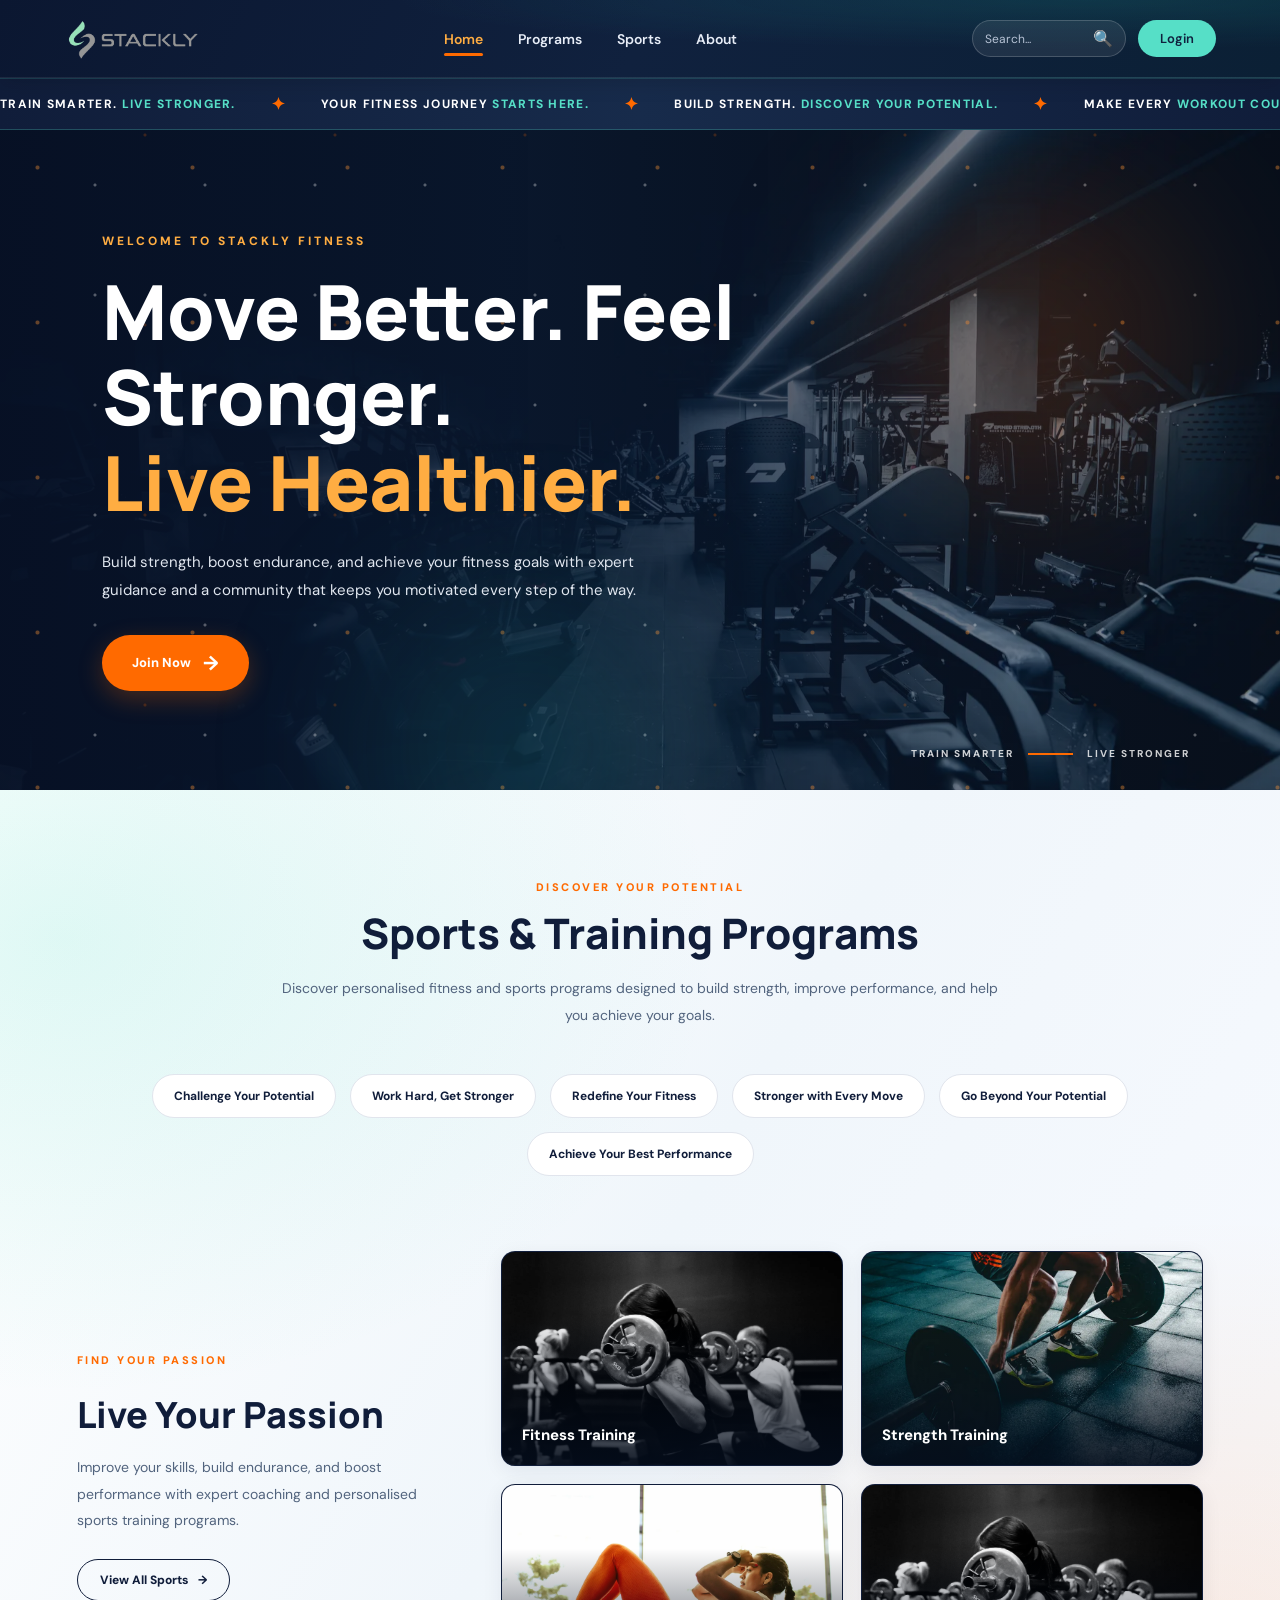
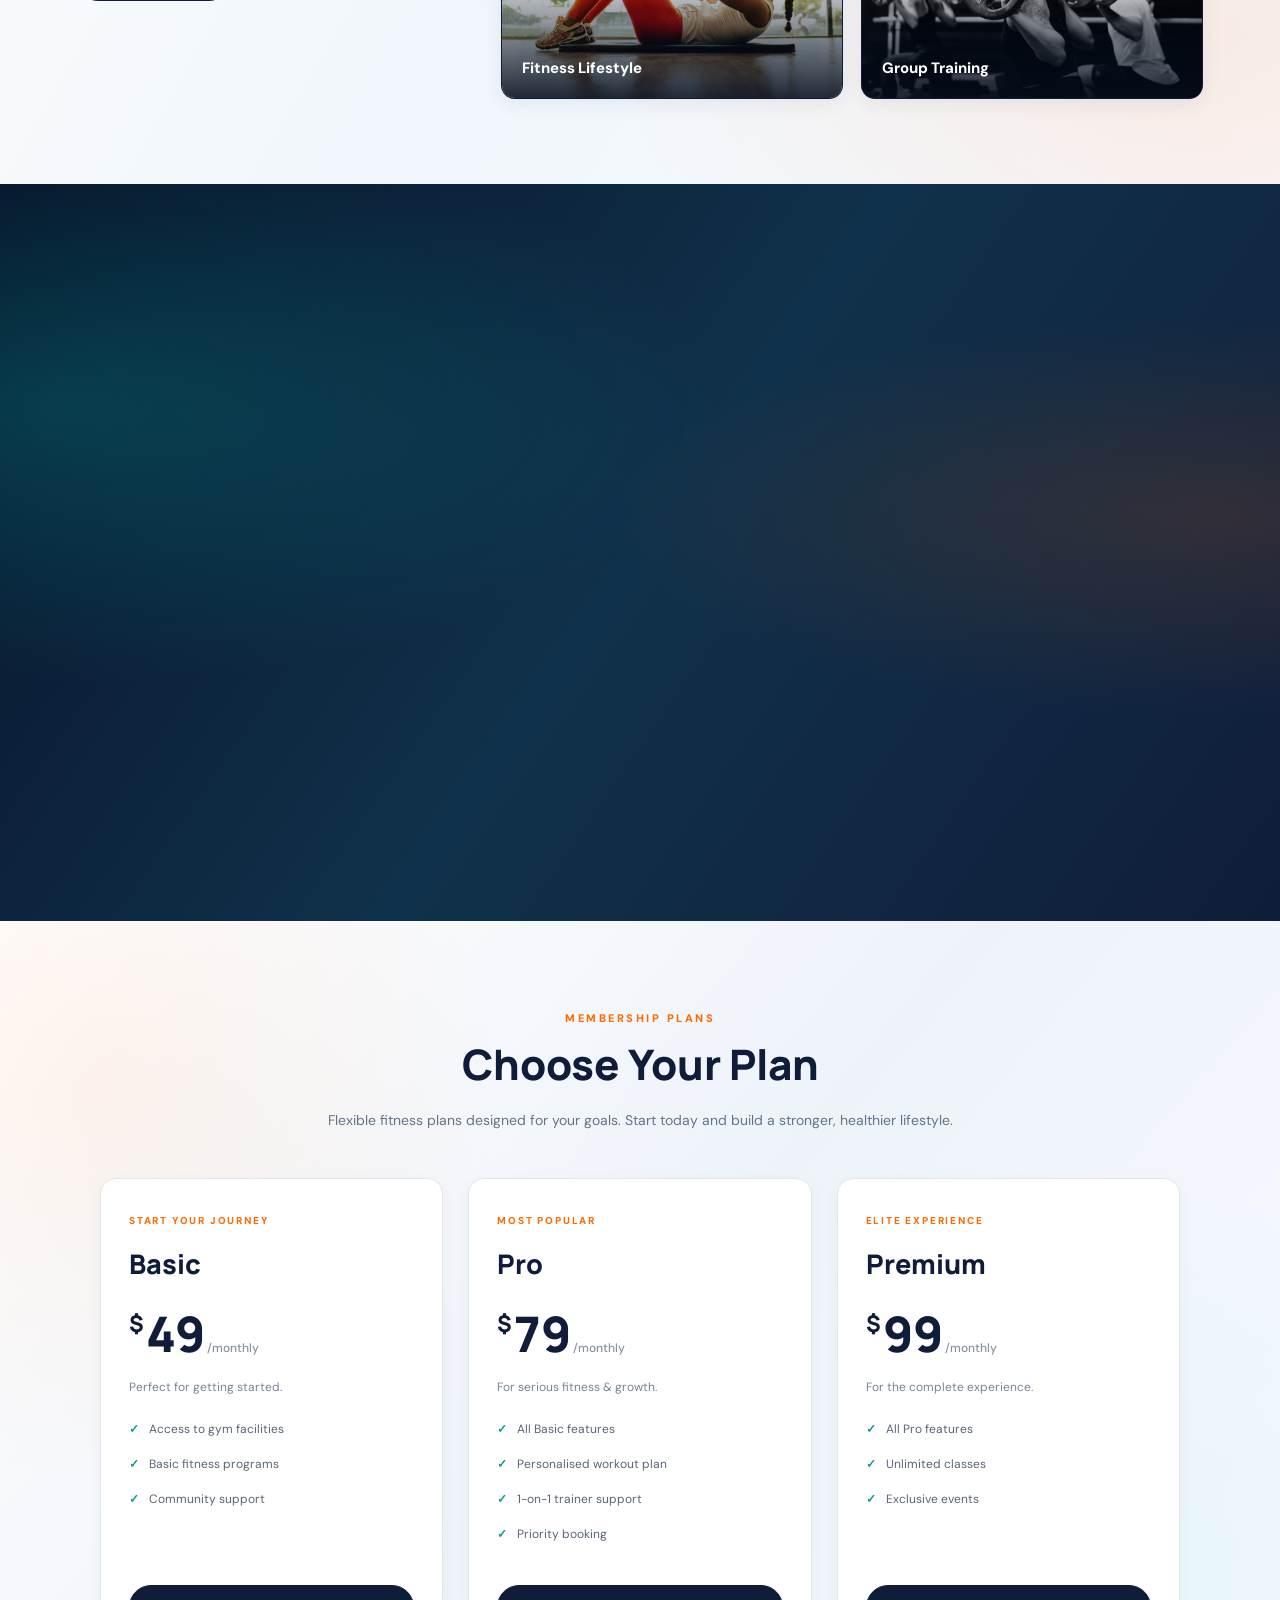
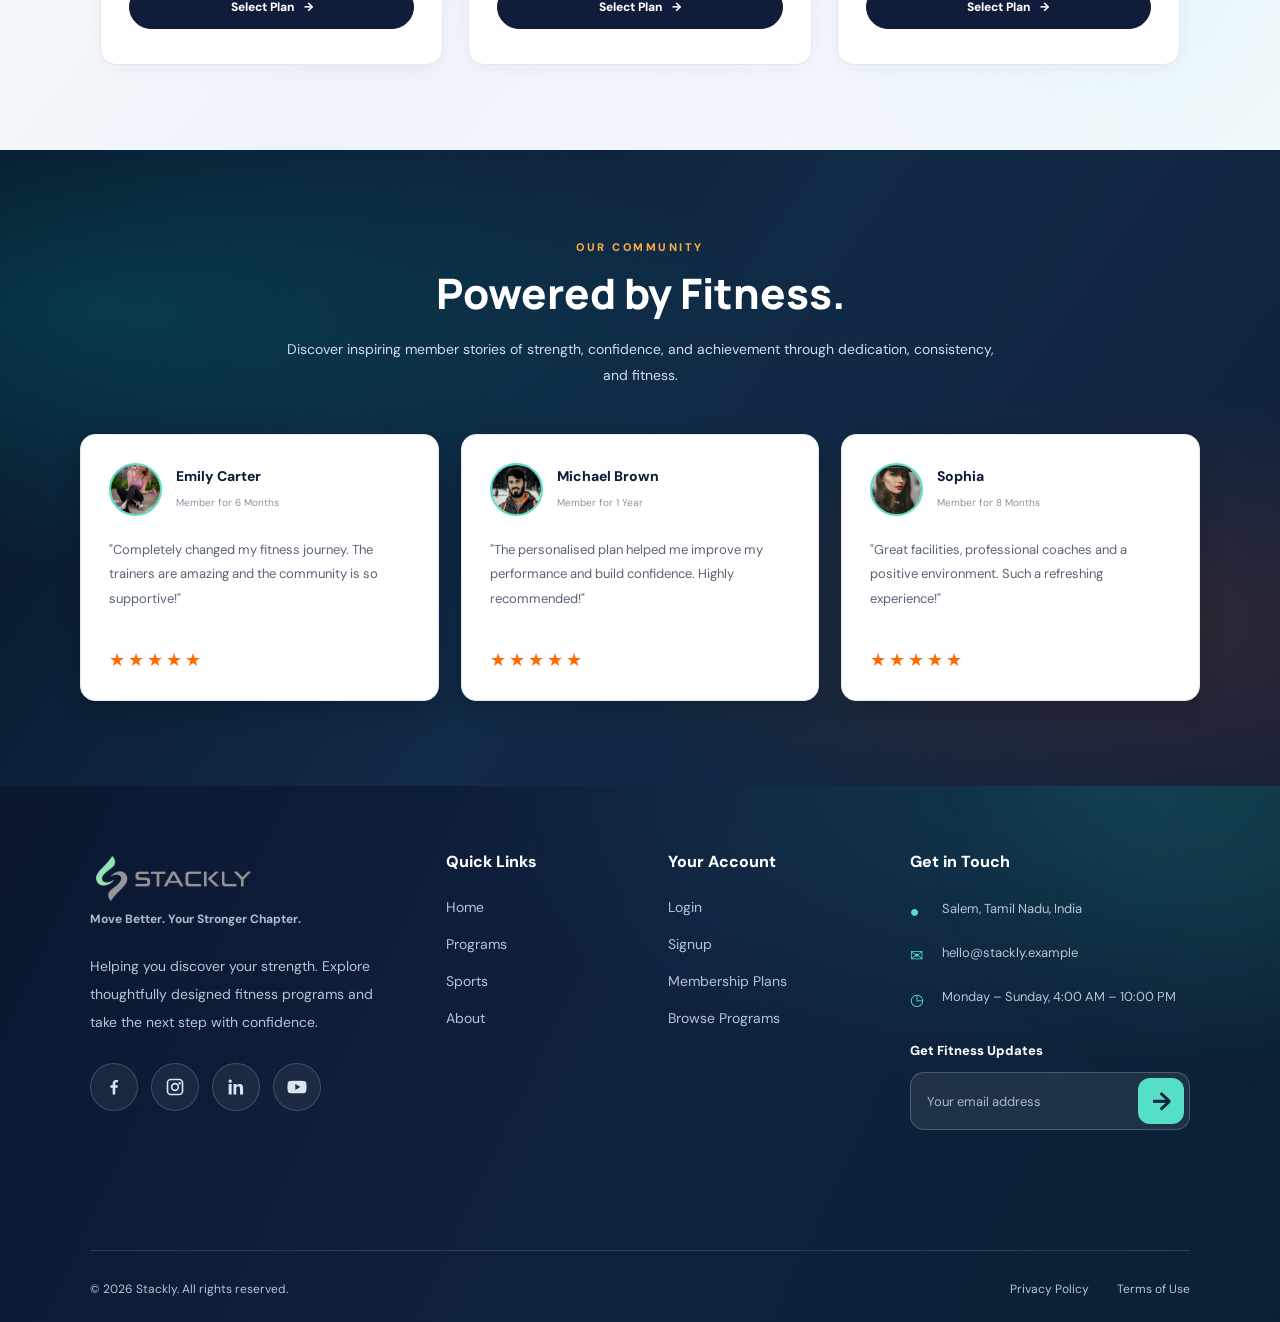
<file: index.html>
<!DOCTYPE html>
<html lang="en">

<head>

    <meta charset="UTF-8">
    <meta name="viewport" content="width=device-width, initial-scale=1.0">
    <meta name="theme-color" content="#101d3a">

    <meta
        name="description"
        content="Move Better. Feel Stronger. Live Healthier. Explore STACKLY fitness programs, expert trainers, sports and membership plans."
    >

    <title>STACKLY | Move Better. Feel Stronger.</title>

    <!-- GOOGLE FONTS -->

    <link rel="preconnect" href="https://fonts.googleapis.com">
    <link rel="preconnect" href="https://fonts.gstatic.com" crossorigin>

    <link
        href="https://fonts.googleapis.com/css2?family=DM+Sans:wght@400;500;600;700;800&family=Manrope:wght@400;500;600;700;800&display=swap"
        rel="stylesheet"
    >

    <!-- COMMON CSS -->

    <link rel="stylesheet" href="common.css">

    <!-- HOME PAGE CSS -->

    <link rel="stylesheet" href="index.css">

</head>

<body>


<!-- =====================================================
     COMMON HEADER
====================================================== -->

<div id="siteHeader"></div>


<!-- =====================================================
     HOMEPAGE ANNOUNCEMENT TICKER
====================================================== -->

<div
    class="home-announcement"
    aria-label="Stackly Fitness announcements"
>

    <div class="home-announcement-track">

        <!-- FIRST GROUP -->

        <div class="home-announcement-group">

            <span>
                TRAIN SMARTER.
                <strong>LIVE STRONGER.</strong>
            </span>

            <span class="home-ticker-divider">✦</span>

            <span>
                YOUR FITNESS JOURNEY
                <strong>STARTS HERE.</strong>
            </span>

            <span class="home-ticker-divider">✦</span>

            <span>
                BUILD STRENGTH.
                <strong>DISCOVER YOUR POTENTIAL.</strong>
            </span>

            <span class="home-ticker-divider">✦</span>

            <span>
                MAKE EVERY
                <strong>WORKOUT COUNT.</strong>
            </span>

            <span class="home-ticker-divider">✦</span>

        </div>


        <!-- DUPLICATE GROUP FOR CONTINUOUS SCROLLING -->

        <div
            class="home-announcement-group"
            aria-hidden="true"
        >

            <span>
                TRAIN SMARTER.
                <strong>LIVE STRONGER.</strong>
            </span>

            <span class="home-ticker-divider">✦</span>

            <span>
                YOUR FITNESS JOURNEY
                <strong>STARTS HERE.</strong>
            </span>

            <span class="home-ticker-divider">✦</span>

            <span>
                BUILD STRENGTH.
                <strong>DISCOVER YOUR POTENTIAL.</strong>
            </span>

            <span class="home-ticker-divider">✦</span>

            <span>
                MAKE EVERY
                <strong>WORKOUT COUNT.</strong>
            </span>

            <span class="home-ticker-divider">✦</span>

        </div>

    </div>

</div>


<main>

    <!-- =================================================
         HERO SECTION
    ================================================== -->

    <section class="home-hero" id="home">

        <!-- Background image -->

        <div class="hero-background">

            <img
                src="assets/about/about hero.webp"
                alt="Premium STACKLY fitness training environment"
                class="hero-bg-image"
            >

            <div class="hero-dark-overlay"></div>

            <div class="hero-glitter"></div>

            <div class="hero-orb hero-orb-one"></div>

            <div class="hero-orb hero-orb-two"></div>

        </div>


        <!-- Hero Content -->

        <div class="hero-content">

            <span class="hero-small-title">
                WELCOME TO STACKLY FITNESS
            </span>

            <h1>
                Move Better. Feel Stronger.
                <span>Live Healthier.</span>
            </h1>

            <p>
                Build strength, boost endurance, and achieve
                your fitness goals with expert guidance and a
                community that keeps you motivated every step
                of the way.
            </p>

            <a href="programs.html" class="stackly-btn hero-btn">

                Join Now

                <span>→</span>

            </a>

        </div>


        <!-- Hero bottom information -->

        <div class="hero-bottom-info">

            <span>TRAIN SMARTER</span>

            <span class="hero-info-line"></span>

            <span>LIVE STRONGER</span>

        </div>

    </section>


    <!-- =================================================
         SPORTS & TRAINING PROGRAMS
    ================================================== -->

    <section
        class="program-section section-padding"
        id="programs"
    >

        <div class="section-heading">

            <span class="section-label">
                DISCOVER YOUR POTENTIAL
            </span>

            <h2>
                Sports & Training Programs
            </h2>

            <p>
                Discover personalised fitness and sports
                programs designed to build strength, improve
                performance, and help you achieve your goals.
            </p>

        </div>


        <!-- Program Tags -->

        <div class="program-tags">

            <a href="programs.html">
                Challenge Your Potential
            </a>

            <a href="programs.html">
                Work Hard, Get Stronger
            </a>

            <a href="programs.html">
                Redefine Your Fitness
            </a>

            <a href="programs.html">
                Stronger with Every Move
            </a>

            <a href="programs.html">
                Go Beyond Your Potential
            </a>

            <a href="programs.html">
                Achieve Your Best Performance
            </a>

        </div>


        <!-- Passion Layout -->

        <div class="passion-layout">

            <div class="passion-description">

                <span class="section-label">
                    FIND YOUR PASSION
                </span>

                <h3>
                    Live Your Passion
                </h3>

                <p>
                    Improve your skills, build endurance, and
                    boost performance with expert coaching
                    and personalised sports training programs.
                </p>

                <a href="sports.html" class="outline-btn">

                    View All Sports

                    <span>→</span>

                </a>

            </div>


            <div class="passion-cards">


                <!-- CARD 1 -->

                <a
                    href="sports.html"
                    class="passion-card stackly-card"
                >

                    <img
                        src="assets/home/group fitness.webp"
                        alt="Modern fitness training"
                        loading="lazy"
                    >

                    <div class="image-overlay">

                        <span>Fitness Training</span>

                        <span class="card-arrow">↗</span>

                    </div>

                </a>


                <!-- CARD 2 -->

                <a
                    href="sports.html"
                    class="passion-card stackly-card"
                >

                    <img
                        src="assets/home/strength training.webp"
                        alt="Strength workout"
                        loading="lazy"
                    >

                    <div class="image-overlay">

                        <span>Strength Training</span>

                        <span class="card-arrow">↗</span>

                    </div>

                </a>


                <!-- CARD 3 -->

                <a
                    href="sports.html"
                    class="passion-card stackly-card"
                >

                    <img
                        src="assets/home/fitness lifestyle.webp"
                        alt="Personal fitness workout"
                        loading="lazy"
                    >

                    <div class="image-overlay">

                        <span>Fitness Lifestyle</span>

                        <span class="card-arrow">↗</span>

                    </div>

                </a>


                <!-- CARD 4 -->

                <a
                    href="sports.html"
                    class="passion-card stackly-card"
                >

                    <img
                        src="assets/home/group fitness.webp"
                        alt="Group fitness training"
                        loading="lazy"
                    >

                    <div class="image-overlay">

                        <span>Group Training</span>

                        <span class="card-arrow">↗</span>

                    </div>

                </a>

            </div>

        </div>

    </section>


    <!-- =================================================
         TRAIN WITH THE BEST
    ================================================== -->

    <section
        class="trainer-section section-padding"
        id="trainers"
    >

        <div class="trainer-heading">

            <div>

                <span class="section-label">
                    MEET OUR EXPERTS
                </span>

                <h2>
                    Train with the Best
                </h2>

                <p>
                    Train with expert coaches who inspire
                    progress, build confidence, and help you
                    achieve your fitness and sports goals.
                </p>

            </div>

            <a href="programs.html" class="outline-btn">

                View All Trainers

                <span>→</span>

            </a>

        </div>


        <div class="trainer-grid">


            <!-- TRAINER 1 -->

            <a
                href="programs.html"
                class="trainer-card stackly-card"
            >

                <div class="trainer-image">

                    <img
                        src="assets/home/sarah trainer.webp"
                        alt="Strength and conditioning trainer"
                        loading="lazy"
                    >

                </div>

                <div class="trainer-info">

                    <h3>Sarah Mitchell</h3>

                    <p>Strength & Conditioning</p>

                    <span>★ 4.9 (120 reviews)</span>

                </div>

            </a>


            <!-- TRAINER 2 -->

            <a
                href="programs.html"
                class="trainer-card stackly-card"
            >

                <div class="trainer-image">

                    <img
                        src="assets/home/james trainer.webp"
                        alt="Sports performance trainer"
                        loading="lazy"
                    >

                </div>

                <div class="trainer-info">

                    <h3>James Carter</h3>

                    <p>Sports Performance</p>

                    <span>★ 4.8 (104 reviews)</span>

                </div>

            </a>


            <!-- TRAINER 3 -->

            <a
                href="programs.html"
                class="trainer-card stackly-card"
            >

                <div class="trainer-image">

                    <img
                        src="assets/home/david trainer.webp"
                        alt="Professional fitness coach"
                        loading="lazy"
                    >

                </div>

                <div class="trainer-info">

                    <h3>David Wilson</h3>

                    <p>Sports Performance</p>

                    <span>★ 4.4 (100 reviews)</span>

                </div>

            </a>


            <!-- TRAINER 4 -->

            <a
                href="programs.html"
                class="trainer-card stackly-card"
            >

                <div class="trainer-image">

                    <img
                        src="assets/home/gym experts.webp"
                        alt="Personal fitness coaching"
                        loading="lazy"
                    >

                </div>

                <div class="trainer-info">

                    <h3>Fitness Experts</h3>

                    <p>Personal Coaching</p>

                    <span>★ 4.9 (98 reviews)</span>

                </div>

            </a>

        </div>

    </section>


    <!-- =================================================
         MEMBERSHIP PLANS
    ================================================== -->

    <section
        class="membership-section section-padding"
        id="membership"
    >

        <div class="membership-heading">

            <span class="section-label">
                MEMBERSHIP PLANS
            </span>

            <h2>
                Choose Your Plan
            </h2>

            <p>
                Flexible fitness plans designed for your goals.
                Start today and build a stronger, healthier
                lifestyle.
            </p>

        </div>


        <div class="membership-grid">


            <!-- BASIC PLAN -->

            <article class="membership-card stackly-card">

                <span class="plan-label">
                    START YOUR JOURNEY
                </span>

                <h3>Basic</h3>

                <div class="plan-price">

                    <span>$</span>49

                    <small>/monthly</small>

                </div>

                <p class="plan-description">
                    Perfect for getting started.
                </p>

                <ul>

                    <li>
                        <span>✓</span>
                        Access to gym facilities
                    </li>

                    <li>
                        <span>✓</span>
                        Basic fitness programs
                    </li>

                    <li>
                        <span>✓</span>
                        Community support
                    </li>

                </ul>

                <a
                    href="signup.html?plan=basic"
                    class="plan-btn"
                >

                    Select Plan

                    <span>→</span>

                </a>

            </article>


            <!-- PRO PLAN -->

            <article class="membership-card stackly-card">

                <span class="plan-label">
                    MOST POPULAR
                </span>

                <h3>Pro</h3>

                <div class="plan-price">

                    <span>$</span>79

                    <small>/monthly</small>

                </div>

                <p class="plan-description">
                    For serious fitness & growth.
                </p>

                <ul>

                    <li>
                        <span>✓</span>
                        All Basic features
                    </li>

                    <li>
                        <span>✓</span>
                        Personalised workout plan
                    </li>

                    <li>
                        <span>✓</span>
                        1-on-1 trainer support
                    </li>

                    <li>
                        <span>✓</span>
                        Priority booking
                    </li>

                </ul>

                <a
                    href="signup.html?plan=pro"
                    class="plan-btn"
                >

                    Select Plan

                    <span>→</span>

                </a>

            </article>


            <!-- PREMIUM PLAN -->

            <article class="membership-card stackly-card">

                <span class="plan-label">
                    ELITE EXPERIENCE
                </span>

                <h3>Premium</h3>

                <div class="plan-price">

                    <span>$</span>99

                    <small>/monthly</small>

                </div>

                <p class="plan-description">
                    For the complete experience.
                </p>

                <ul>

                    <li>
                        <span>✓</span>
                        All Pro features
                    </li>

                    <li>
                        <span>✓</span>
                        Unlimited classes
                    </li>

                    <li>
                        <span>✓</span>
                        Exclusive events
                    </li>

                </ul>

                <a
                    href="signup.html?plan=premium"
                    class="plan-btn"
                >

                    Select Plan

                    <span>→</span>

                </a>

            </article>

        </div>

    </section>


    <!-- =================================================
         POWERED BY FITNESS - TESTIMONIALS
    ================================================== -->

    <section
        class="testimonial-section section-padding"
        id="testimonials"
    >

        <div class="testimonial-heading">

            <span class="section-label">
                OUR COMMUNITY
            </span>

            <h2>
                Powered by Fitness.
            </h2>

            <p>
                Discover inspiring member stories of strength,
                confidence, and achievement through dedication,
                consistency, and fitness.
            </p>

        </div>


        <div class="testimonial-grid">


            <!-- TESTIMONIAL 1 -->

            <article class="testimonial-card">

                <div class="testimonial-user">

                    <img
                        src="assets/home/email image1.webp"
                        alt="Emily Carter"
                        loading="lazy"
                    >

                    <div>

                        <h3>Emily Carter</h3>

                        <span>Member for 6 Months</span>

                    </div>

                </div>

                <p>
                    "Completely changed my fitness journey.
                    The trainers are amazing and the community
                    is so supportive!"
                </p>

                <div class="testimonial-stars">
                    ★★★★★
                </div>

            </article>


            <!-- TESTIMONIAL 2 -->

            <article class="testimonial-card">

                <div class="testimonial-user">

                    <img
                        src="assets/home/email image2.webp"
                        alt="Michael Brown"
                        loading="lazy"
                    >

                    <div>

                        <h3>Michael Brown</h3>

                        <span>Member for 1 Year</span>

                    </div>

                </div>

                <p>
                    "The personalised plan helped me improve
                    my performance and build confidence.
                    Highly recommended!"
                </p>

                <div class="testimonial-stars">
                    ★★★★★
                </div>

            </article>


            <!-- TESTIMONIAL 3 -->

            <article class="testimonial-card">

                <div class="testimonial-user">

                    <img
                        src="assets/home/email image3.webp"
                        alt="Sophia"
                        loading="lazy"
                    >

                    <div>

                        <h3>Sophia</h3>

                        <span>Member for 8 Months</span>

                    </div>

                </div>

                <p>
                    "Great facilities, professional coaches
                    and a positive environment. Such a
                    refreshing experience!"
                </p>

                <div class="testimonial-stars">
                    ★★★★★
                </div>

            </article>

        </div>

    </section>

</main>


<!-- =====================================================
     COMMON FOOTER
====================================================== -->

<div id="siteFooter"></div>


<!-- =====================================================
     JAVASCRIPT
====================================================== -->

<script src="common.js"></script>

<script src="index.js"></script>


</body>

</html>
</file>
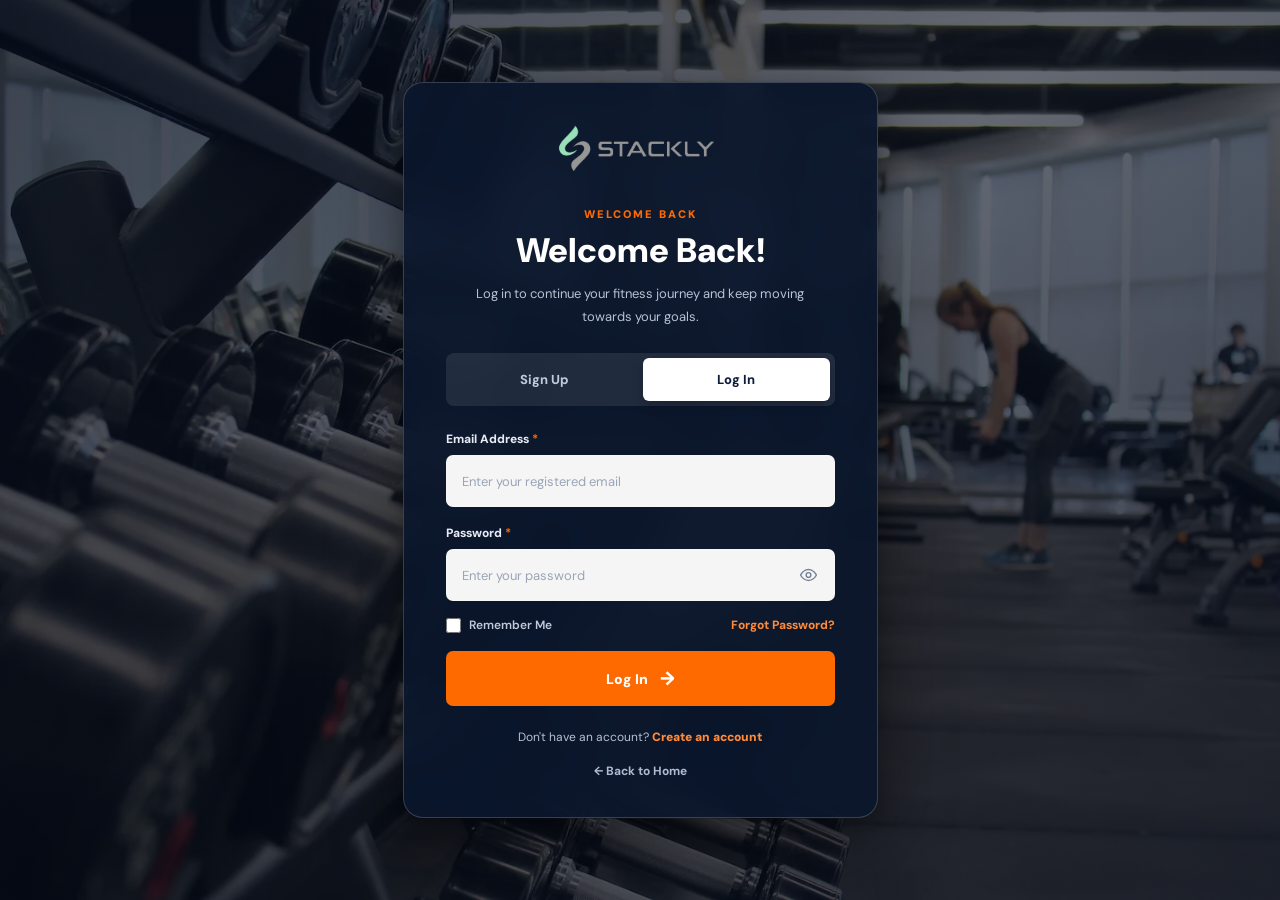
<file: login.html>
<!DOCTYPE html>

<html lang="en">

<head>
  <meta charset="UTF-8">
  <meta name="viewport" content="width=device-width, initial-scale=1.0">
  <meta name="theme-color" content="#101d3a">

<meta
name="description"
content="Log in to your Stackly Fitness account and continue your fitness journey."

>

  <title>Login | Stackly Fitness</title>

  <!-- Google Fonts -->

  <link rel="preconnect" href="https://fonts.googleapis.com">
  <link rel="preconnect" href="https://fonts.gstatic.com" crossorigin>

  <link
    href="https://fonts.googleapis.com/css2?family=DM+Sans:wght@400;500;600;700;800&family=Manrope:wght@400;500;600;700;800&display=swap"
    rel="stylesheet"
  >

  <!-- Login CSS -->

  <link rel="stylesheet" href="login.css">
</head>

<body class="auth-page login-page">

  <main class="auth-layout">


<section class="auth-form-panel">

  <div class="auth-form-inner">

    <!-- LOGO -->
    <a href="index.html" class="auth-logo">
      <img
        src="assets/stackly logo.webp"
        alt="Stackly Fitness Logo"
      >
    </a>

    <!-- FORM HEADING -->
    <div class="auth-heading">

      <span class="auth-eyebrow">WELCOME BACK</span>

      <h1>Welcome Back!</h1>

      <p>
        Log in to continue your fitness journey
        and keep moving towards your goals.
      </p>

    </div>

    <!-- LOGIN / SIGNUP SWITCH -->
    <div class="auth-switch">

      <a href="signup.html" class="auth-switch-btn">
        Sign Up
      </a>

      <a href="login.html" class="auth-switch-btn active">
        Log In
      </a>

    </div>

    <!-- LOGIN FORM -->
    <form id="loginForm" class="auth-form" novalidate>

      <!-- EMAIL -->
      <div class="auth-field">

        <label for="loginEmail">
          Email Address <span>*</span>
        </label>

        <input
          type="email"
          id="loginEmail"
          name="email"
          placeholder="Enter your registered email"
          autocomplete="email"
          required
        >

        <small
          class="auth-error"
          data-error-for="email"
        ></small>

      </div>

      <!-- PASSWORD -->
      <div class="auth-field">

        <label for="loginPassword">
          Password <span>*</span>
        </label>

        <div class="auth-password-wrap">

          <input
            type="password"
            id="loginPassword"
            name="password"
            placeholder="Enter your password"
            autocomplete="current-password"
            required
          >

          <button
            type="button"
            class="auth-toggle-password"
            data-toggle-password="loginPassword"
            aria-label="Show password"
          >

            <svg viewBox="0 0 24 24" aria-hidden="true">
              <path
                d="M2 12s3.6-7 10-7 10 7 10 7-3.6 7-10 7S2 12 2 12Z"
              />
              <circle cx="12" cy="12" r="3"/>
            </svg>

          </button>

        </div>

        <small
          class="auth-error"
          data-error-for="password"
        ></small>

      </div>

      <!-- REMEMBER ME / FORGOT PASSWORD -->
      <div class="auth-options">

        <label class="auth-remember">

          <input
            type="checkbox"
            id="rememberMe"
            name="remember"
          >

          <span>Remember Me</span>

        </label>

        <a
          href="#"
          class="auth-forgot-link"
          id="forgotPasswordLink"
        >
          Forgot Password?
        </a>

      </div>

      <!-- MESSAGE -->
      <div
        class="auth-message"
        id="loginMessage"
        role="status"
        aria-live="polite"
        hidden
      ></div>

      <!-- SUBMIT -->
      <button
        type="submit"
        class="auth-submit-btn"
        id="loginSubmit"
      >
        Log In
        <span>→</span>
      </button>

    </form>

    <!-- SIGNUP LINK -->
    <p class="auth-bottom-text">
      Don't have an account?
      <a href="signup.html">Create an account</a>
    </p>

    <!-- HOME LINK -->
    <a href="index.html" class="auth-home-link">
      ← Back to Home
    </a>

  </div>

</section>


  </main>

  <!-- LOGIN JS -->

  <script src="login.js"></script>

</body>
</html>
</file>
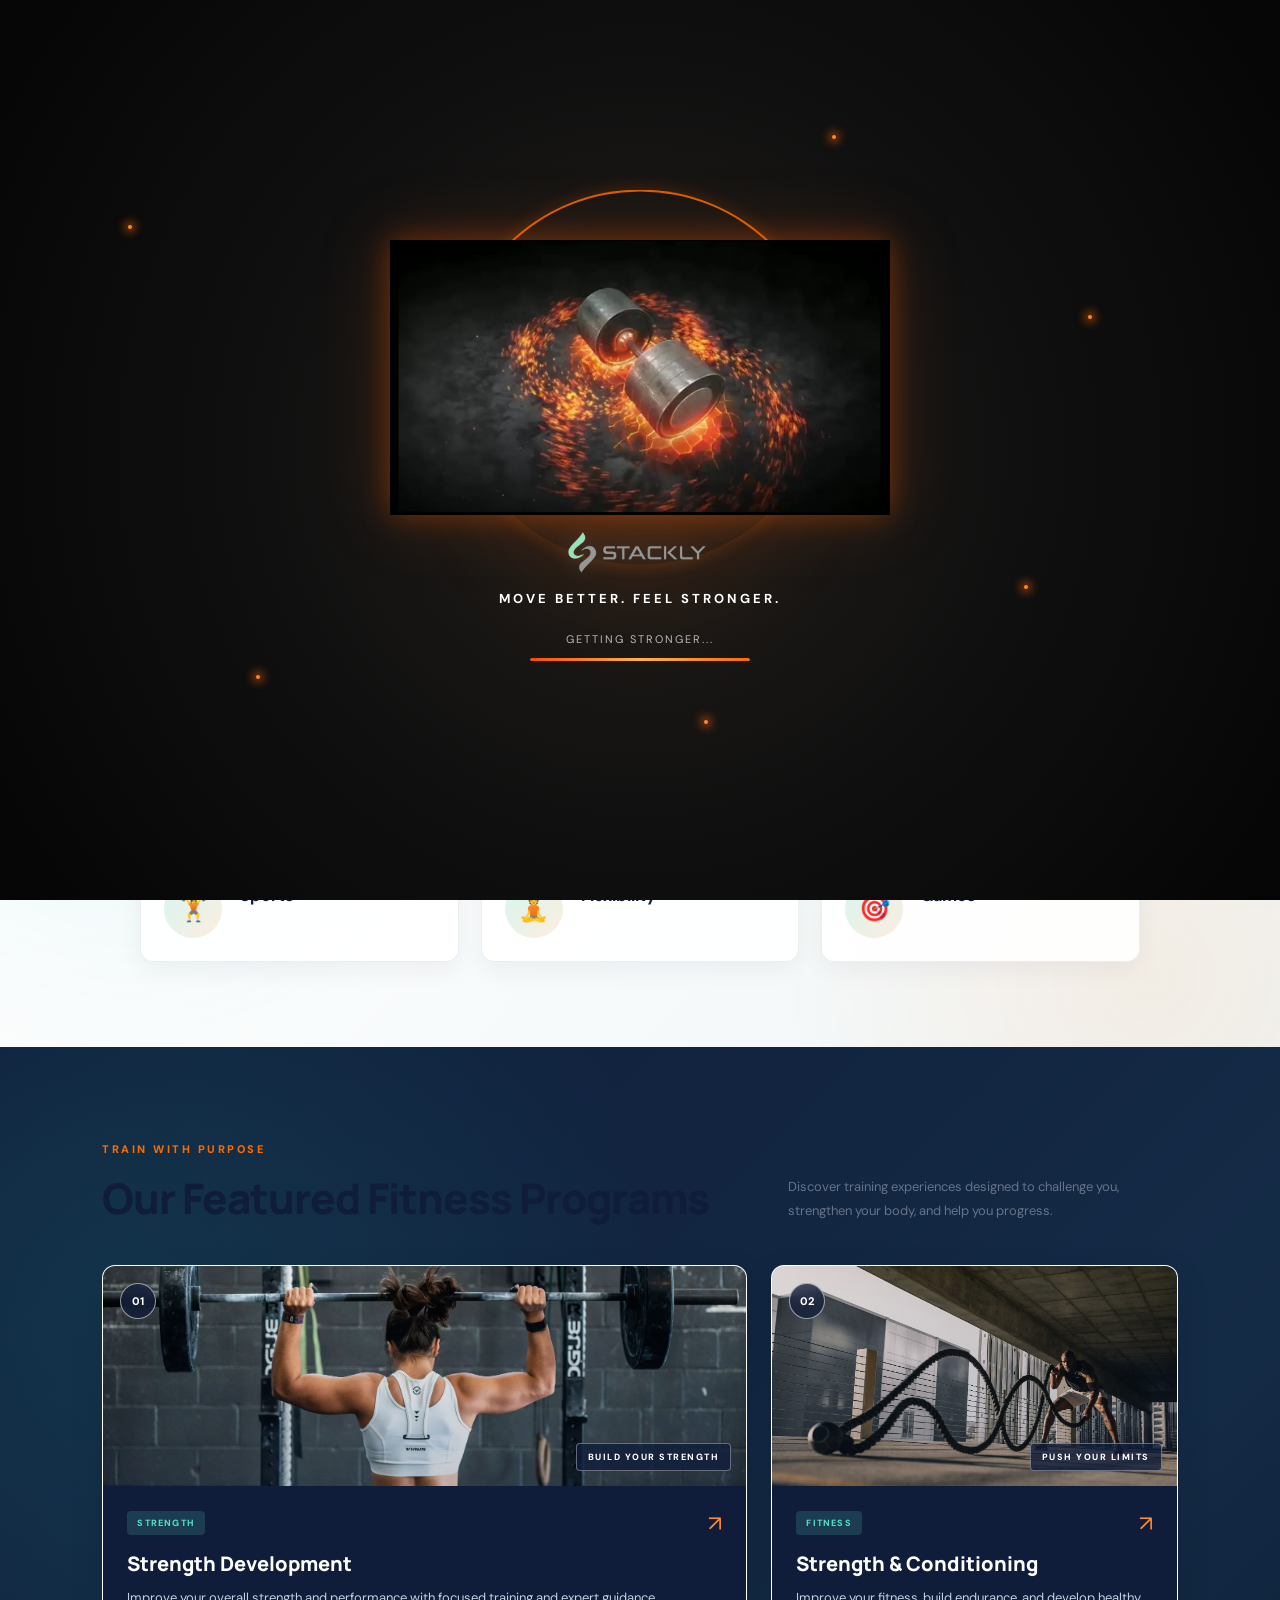
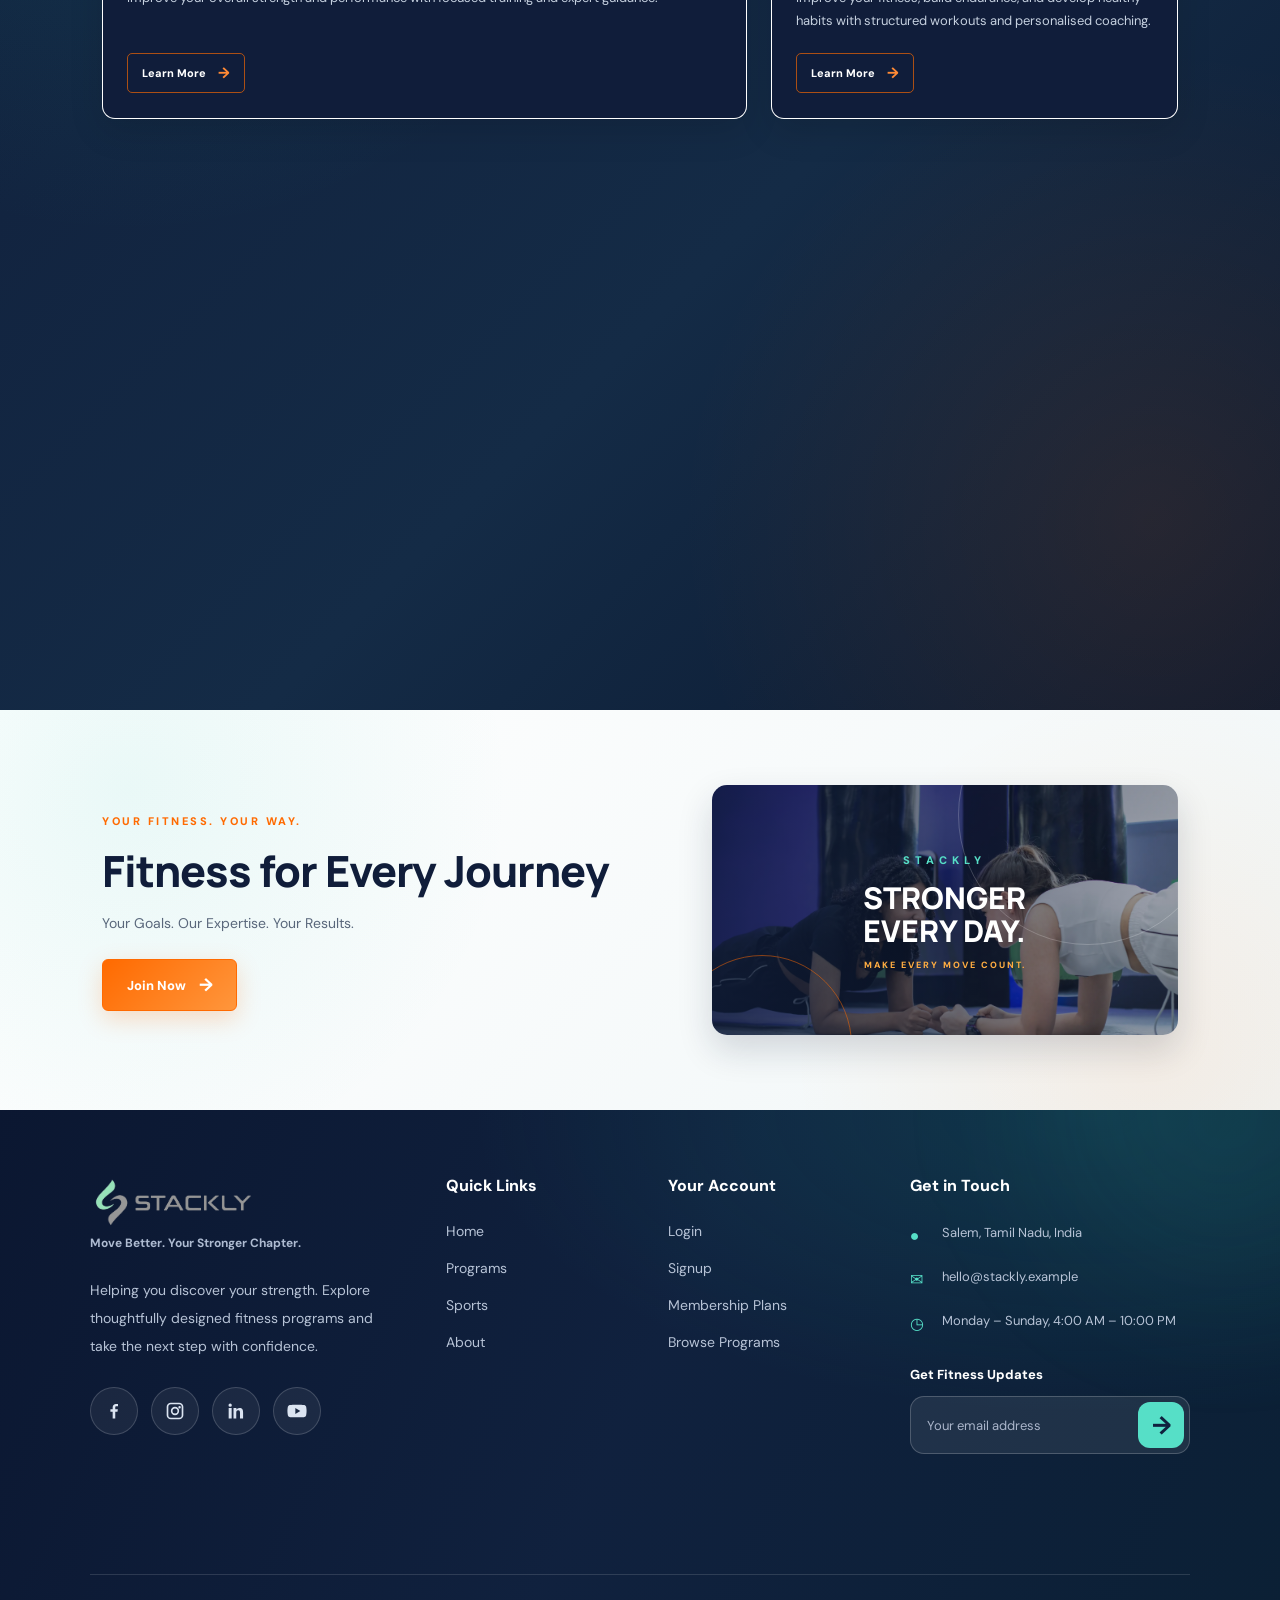
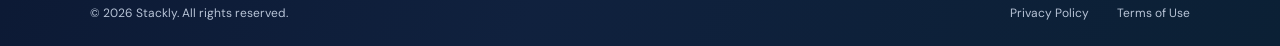
<file: programs.html>
<!DOCTYPE html>
<html lang="en">

<head>
  <meta charset="UTF-8">
  <meta name="viewport" content="width=device-width, initial-scale=1.0">

  <meta
    name="description"
    content="Explore Stackly fitness programs designed to help you build strength, improve flexibility and achieve your fitness goals."
  >

  <meta name="theme-color" content="#101d3a">

  <title>Programs | Stackly Fitness</title>

  <!-- Google Fonts -->
  <link rel="preconnect" href="https://fonts.googleapis.com">
  <link rel="preconnect" href="https://fonts.gstatic.com" crossorigin>

  <link
    href="https://fonts.googleapis.com/css2?family=DM+Sans:wght@400;500;600;700;800&family=Manrope:wght@400;500;600;700;800&display=swap"
    rel="stylesheet"
  >

  <!-- Common CSS -->
  <link rel="stylesheet" href="common.css">

  <!-- Programs CSS -->
  <link rel="stylesheet" href="programs.css">
</head>

<body>

  <!-- COMMON PRELOADER -->
  <!-- Existing common.js handles the shared preloader -->

  <!-- COMMON HEADER -->
  <div id="siteHeader"></div>


  <main class="programs-page">

    <!-- =========================================
         HERO SECTION
    ========================================== -->

    <section class="programs-hero">

      <div class="programs-hero-bg"></div>
      <div class="programs-hero-overlay"></div>

      <div class="programs-hero-content reveal">

        <span class="section-eyebrow">
          TRAIN SMARTER. GET STRONGER.
        </span>

        <h1>
          Personalised Training,
          <span>Better Results</span>
        </h1>

        <p>
          Take your fitness journey further with effective workouts,
          professional guidance, and support that keeps you moving forward.
        </p>

        <a href="signup.html" class="program-btn">
          Join Now
          <span aria-hidden="true">→</span>
        </a>

      </div>

      <div class="hero-decoration hero-decoration-one"></div>
      <div class="hero-decoration hero-decoration-two"></div>

      <div class="programs-hero-bottom">
        <span>MOVE WITH PURPOSE</span>
        <span>01 / 04</span>
      </div>

    </section>


    <!-- =========================================
         FITNESS CATEGORIES
    ========================================== -->

    <section class="program-categories section-light">

      <div class="categories-heading reveal">

        <span class="section-eyebrow">
          FIND YOUR FOCUS
        </span>

        <h2>
          Explore Your Fitness Journey
        </h2>

        <p>
          Explore tailored fitness programs that match your goals,
          abilities, and lifestyle, helping you build strength and
          achieve lasting progress.
        </p>

      </div>


      <div class="category-grid">

        <a href="#featured-programs" class="category-item reveal">

          <div class="category-icon">
            <span>🏋️</span>
          </div>

          <div class="category-info">
            <h3>Sports</h3>
            <span>Explore programs →</span>
          </div>

        </a>


        <a href="#featured-programs" class="category-item reveal">

          <div class="category-icon">
            <span>🧘</span>
          </div>

          <div class="category-info">
            <h3>Flexibility</h3>
            <span>Explore programs →</span>
          </div>

        </a>


        <a href="#featured-programs" class="category-item reveal">

          <div class="category-icon">
            <span>🎯</span>
          </div>

          <div class="category-info">
            <h3>Games</h3>
            <span>Explore programs →</span>
          </div>

        </a>

      </div>

    </section>


    <!-- =========================================
         FEATURED FITNESS PROGRAMS
    ========================================== -->

    <section class="featured-programs section-dark" id="featured-programs">

      <div class="section-heading reveal">

        <div>
          <span class="section-eyebrow">
            TRAIN WITH PURPOSE
          </span>

          <h2>
            Our Featured Fitness Programs
          </h2>
        </div>

        <p>
          Discover training experiences designed to challenge you,
          strengthen your body, and help you progress.
        </p>

      </div>


      <div class="featured-program-grid">


        <!-- PROGRAM 01 -->

        <article class="program-card program-card-large reveal">

          <div class="program-card-image strength-image">

            <span class="program-number">01</span>

            <span class="program-image-label">
              BUILD YOUR STRENGTH
            </span>

          </div>

          <div class="program-card-content">

            <div class="program-card-top">
              <span class="program-tag">STRENGTH</span>
              <span class="program-arrow">↗</span>
            </div>

            <h3>Strength Development</h3>

            <p>
              Improve your overall strength and performance with
              focused training and expert guidance.
            </p>

            <a href="signup.html" class="learn-more-btn">
              Learn More
              <span>→</span>
            </a>

          </div>

        </article>


        <!-- PROGRAM 02 -->

        <article class="program-card program-card-large reveal">

          <div class="program-card-image conditioning-image">

            <span class="program-number">02</span>

            <span class="program-image-label">
              PUSH YOUR LIMITS
            </span>

          </div>

          <div class="program-card-content">

            <div class="program-card-top">
              <span class="program-tag">FITNESS</span>
              <span class="program-arrow">↗</span>
            </div>

            <h3>Strength &amp; Conditioning</h3>

            <p>
              Improve your fitness, build endurance, and develop
              healthy habits with structured workouts and
              personalised coaching.
            </p>

            <a href="signup.html" class="learn-more-btn">
              Learn More
              <span>→</span>
            </a>

          </div>

        </article>


        <!-- PROGRAM 03 -->

        <article class="program-card program-card-bottom reveal">

          <div class="program-card-image athletic-image">

            <span class="program-number">03</span>

            <span class="program-image-label">
              MOVE WITH POWER
            </span>

          </div>

          <div class="program-card-content">

            <div class="program-card-top">
              <span class="program-tag">PERFORMANCE</span>
              <span class="program-arrow">↗</span>
            </div>

            <h3>Athletic Power Training</h3>

            <p>
              Develop explosive power, improve athletic performance,
              and build strength with specialised training designed
              to elevate your capabilities.
            </p>

            <a href="signup.html" class="learn-more-btn">
              Learn More
              <span>→</span>
            </a>

          </div>

        </article>


        <!-- PROGRAM 04 -->

        <article class="program-card program-card-bottom reveal">

          <div class="program-card-image stretching-image">

            <span class="program-number">04</span>

            <span class="program-image-label">
              STRETCH. RECOVER. GROW.
            </span>

          </div>

          <div class="program-card-content">

            <div class="program-card-top">
              <span class="program-tag">FLEXIBILITY</span>
              <span class="program-arrow">↗</span>
            </div>

            <h3>Complete Body Stretching</h3>

            <p>
              Enhance flexibility, increase mobility, and support
              overall wellness through guided stretching sessions
              that promote better movement and recovery.
            </p>

            <a href="signup.html" class="learn-more-btn">
              Learn More
              <span>→</span>
            </a>

          </div>

        </article>

      </div>

    </section>


    <!-- =========================================
         BOTTOM CTA SECTION
    ========================================== -->

    <section class="program-cta section-light">

      <div class="program-cta-content reveal">

        <span class="section-eyebrow">
          YOUR FITNESS. YOUR WAY.
        </span>

        <h2>
          Fitness for Every Journey
        </h2>

        <p>
          Your Goals. Our Expertise. Your Results.
        </p>

        <a href="signup.html" class="program-btn">
          Join Now
          <span aria-hidden="true">→</span>
        </a>

      </div>


      <div class="program-cta-visual reveal">

        <div class="cta-visual-circle circle-one"></div>
        <div class="cta-visual-circle circle-two"></div>

        <div class="cta-visual-content">
          <span>STACKLY</span>
          <h3>STRONGER<br>EVERY DAY.</h3>
          <p>MAKE EVERY MOVE COUNT.</p>
        </div>

      </div>

    </section>

  </main>


  <!-- COMMON FOOTER -->
  <div id="siteFooter"></div>


  <!-- COMMON JS -->
  <script src="common.js"></script>

  <!-- PROGRAMS JS -->
  <script src="programs.js"></script>

</body>
</html>
</file>
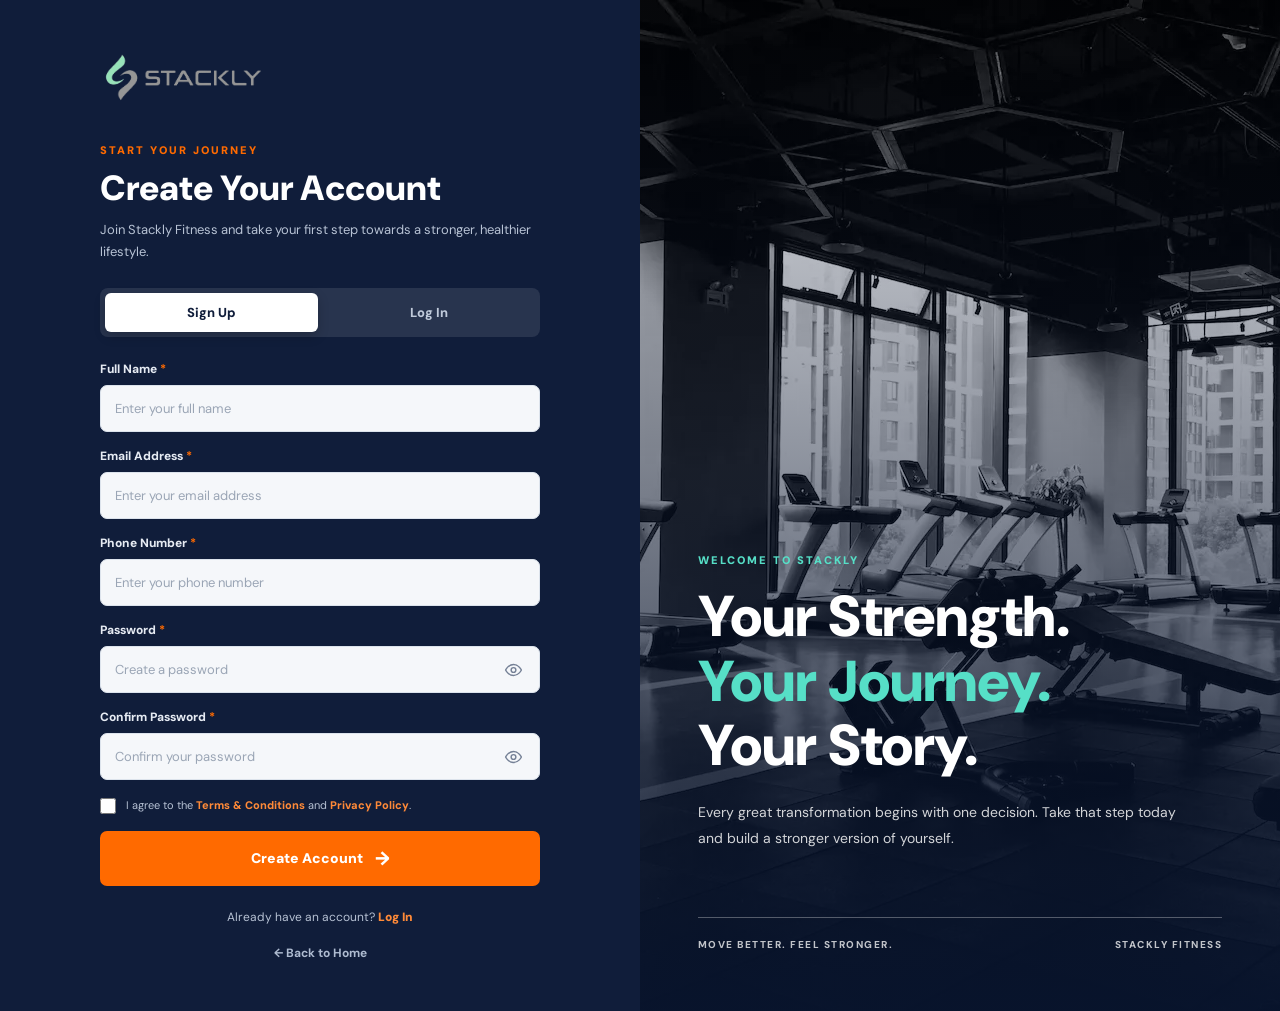
<file: signup.html>
<!DOCTYPE html>
<html lang="en">

<head>
  <meta charset="UTF-8">
  <meta name="viewport" content="width=device-width, initial-scale=1.0">

  <meta name="theme-color" content="#101d3a">

  <meta
    name="description"
    content="Create your Stackly Fitness account and begin your fitness journey."
  >

  <title>Create Account | Stackly Fitness</title>

  <!-- Google Fonts -->
  <link rel="preconnect" href="https://fonts.googleapis.com">
  <link rel="preconnect" href="https://fonts.gstatic.com" crossorigin>

  <link
    href="https://fonts.googleapis.com/css2?family=DM+Sans:wght@400;500;600;700;800&family=Manrope:wght@400;500;600;700;800&display=swap"
    rel="stylesheet"
  >

  <!-- Signup CSS -->
  <link rel="stylesheet" href="signup.css">
</head>

<body class="auth-page signup-page">

  <main class="auth-layout">

    <!-- LEFT SIDE: SIGNUP FORM -->

    <section class="auth-form-panel">

      <div class="auth-form-inner">

        <!-- LOGO -->

        <a href="index.html" class="auth-logo">
          <img
            src="assets/stackly logo.webp"
            alt="Stackly Fitness Logo"
          >
        </a>


        <!-- FORM HEADING -->

        <div class="auth-heading">

          <span class="auth-eyebrow">
            START YOUR JOURNEY
          </span>

          <h1>Create Your Account</h1>

          <p>
            Join Stackly Fitness and take your first step
            towards a stronger, healthier lifestyle.
          </p>

        </div>


        <!-- LOGIN / SIGNUP SWITCH -->

        <div class="auth-switch">

          <a href="signup.html" class="auth-switch-btn active">
            Sign Up
          </a>

          <a href="login.html" class="auth-switch-btn">
            Log In
          </a>

        </div>


        <!-- SIGNUP FORM -->

        <form id="signupForm" class="auth-form" novalidate>

          <!-- FULL NAME -->

          <div class="auth-field">

            <label for="signupName">
              Full Name <span>*</span>
            </label>

            <input
              type="text"
              id="signupName"
              name="name"
              placeholder="Enter your full name"
              minlength="2"
              maxlength="60"
              autocomplete="name"
              required
            >

            <small class="auth-error" data-error-for="name"></small>

          </div>


          <!-- EMAIL -->

          <div class="auth-field">

            <label for="signupEmail">
              Email Address <span>*</span>
            </label>

            <input
              type="email"
              id="signupEmail"
              name="email"
              placeholder="Enter your email address"
              autocomplete="email"
              required
            >

            <small class="auth-error" data-error-for="email"></small>

          </div>


          <!-- PHONE -->

          <div class="auth-field">

            <label for="signupPhone">
              Phone Number <span>*</span>
            </label>

            <input
              type="tel"
              id="signupPhone"
              name="phone"
              placeholder="Enter your phone number"
              autocomplete="tel"
              required
            >

            <small class="auth-error" data-error-for="phone"></small>

          </div>


          <!-- PASSWORD -->

          <div class="auth-field">

            <label for="signupPassword">
              Password <span>*</span>
            </label>

            <div class="auth-password-wrap">

              <input
                type="password"
                id="signupPassword"
                name="password"
                placeholder="Create a password"
                minlength="8"
                autocomplete="new-password"
                required
              >

              <button
                type="button"
                class="auth-toggle-password"
                data-toggle-password="signupPassword"
                aria-label="Show password"
              >
                <svg viewBox="0 0 24 24" aria-hidden="true">
                  <path
                    d="M2 12s3.6-7 10-7 10 7 10 7-3.6 7-10 7S2 12 2 12Z"
                  />
                  <circle cx="12" cy="12" r="3"/>
                </svg>
              </button>

            </div>

            <small class="auth-error" data-error-for="password"></small>

          </div>


          <!-- CONFIRM PASSWORD -->

          <div class="auth-field">

            <label for="signupConfirmPassword">
              Confirm Password <span>*</span>
            </label>

            <div class="auth-password-wrap">

              <input
                type="password"
                id="signupConfirmPassword"
                name="confirmPassword"
                placeholder="Confirm your password"
                autocomplete="new-password"
                required
              >

              <button
                type="button"
                class="auth-toggle-password"
                data-toggle-password="signupConfirmPassword"
                aria-label="Show confirm password"
              >
                <svg viewBox="0 0 24 24" aria-hidden="true">
                  <path
                    d="M2 12s3.6-7 10-7 10 7 10 7-3.6 7-10 7S2 12 2 12Z"
                  />
                  <circle cx="12" cy="12" r="3"/>
                </svg>
              </button>

            </div>

            <small class="auth-error" data-error-for="confirmPassword"></small>

          </div>


          <!-- TERMS -->

          <div class="auth-terms">

            <input
              type="checkbox"
              id="signupTerms"
              name="terms"
              required
            >

            <label for="signupTerms">
              I agree to the
              <a href="#" class="auth-terms-link">Terms & Conditions</a>
              and
              <a href="#" class="auth-terms-link">Privacy Policy</a>.
            </label>

          </div>

          <small class="auth-error" data-error-for="terms"></small>


          <!-- GENERAL MESSAGE -->

          <div
            class="auth-message"
            id="signupMessage"
            role="status"
            aria-live="polite"
            hidden
          ></div>


          <!-- SUBMIT -->

          <button
            type="submit"
            class="auth-submit-btn"
            id="signupSubmit"
          >
            Create Account
            <span>→</span>
          </button>

        </form>


        <!-- LOGIN LINK -->

        <p class="auth-bottom-text">
          Already have an account?
          <a href="login.html">Log In</a>
        </p>


        <!-- HOME LINK -->

        <a href="index.html" class="auth-home-link">
          ← Back to Home
        </a>

      </div>

    </section>


    <!-- RIGHT SIDE: IMAGE PANEL -->

    <section class="auth-image-panel">

      <div class="auth-image-background">

        <img
          src="assets/programs/programs hero.webp"
          alt="Modern fitness training environment"
        >

      </div>

      <div class="auth-image-overlay"></div>

      <div class="auth-image-content">

        <span class="auth-image-eyebrow">
          WELCOME TO STACKLY
        </span>

        <h2>
          Your Strength.
          <span>Your Journey.</span>
          Your Story.
        </h2>

        <p>
          Every great transformation begins with one decision.
          Take that step today and build a stronger version
          of yourself.
        </p>

        <div class="auth-image-bottom">

          <span>MOVE BETTER. FEEL STRONGER.</span>

          <span>STACKLY FITNESS</span>

        </div>

      </div>

    </section>

  </main>


  <!-- SIGNUP JS -->
  <script src="signup.js"></script>

</body>
</html>
</file>
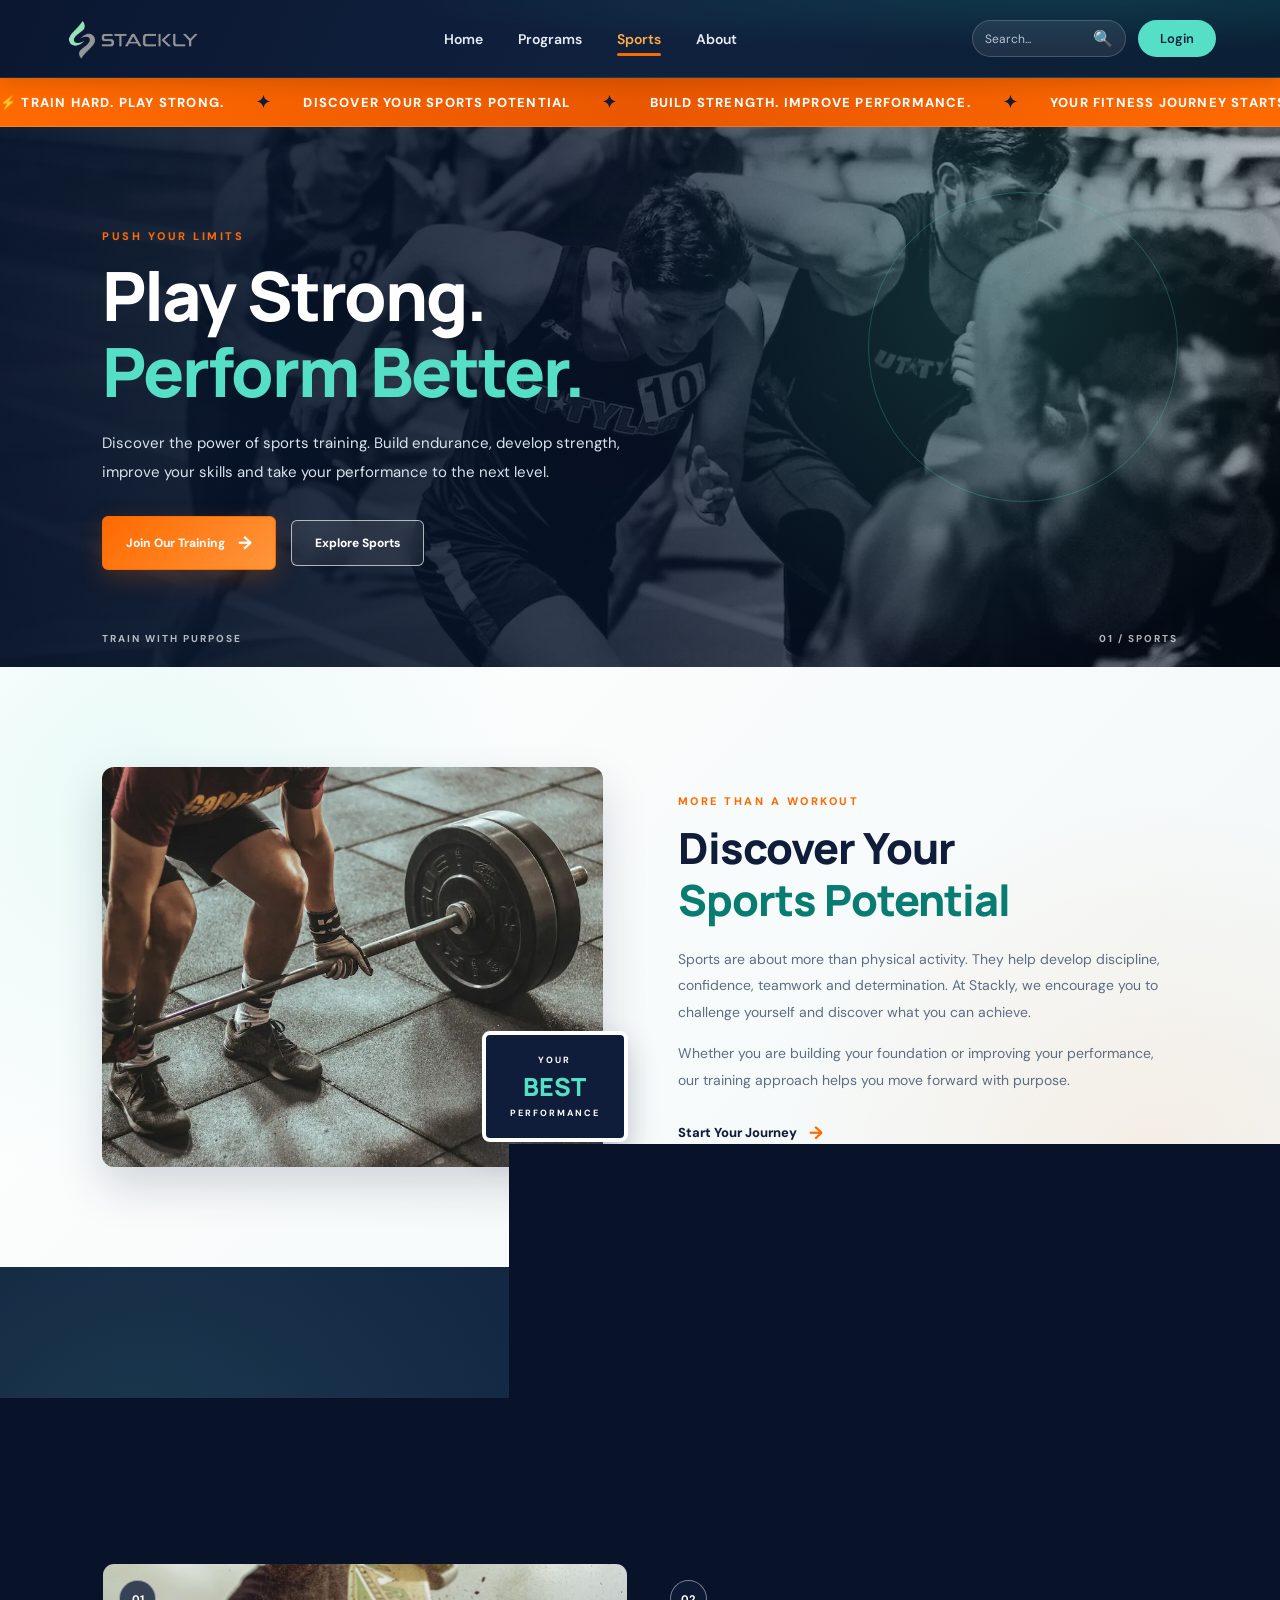
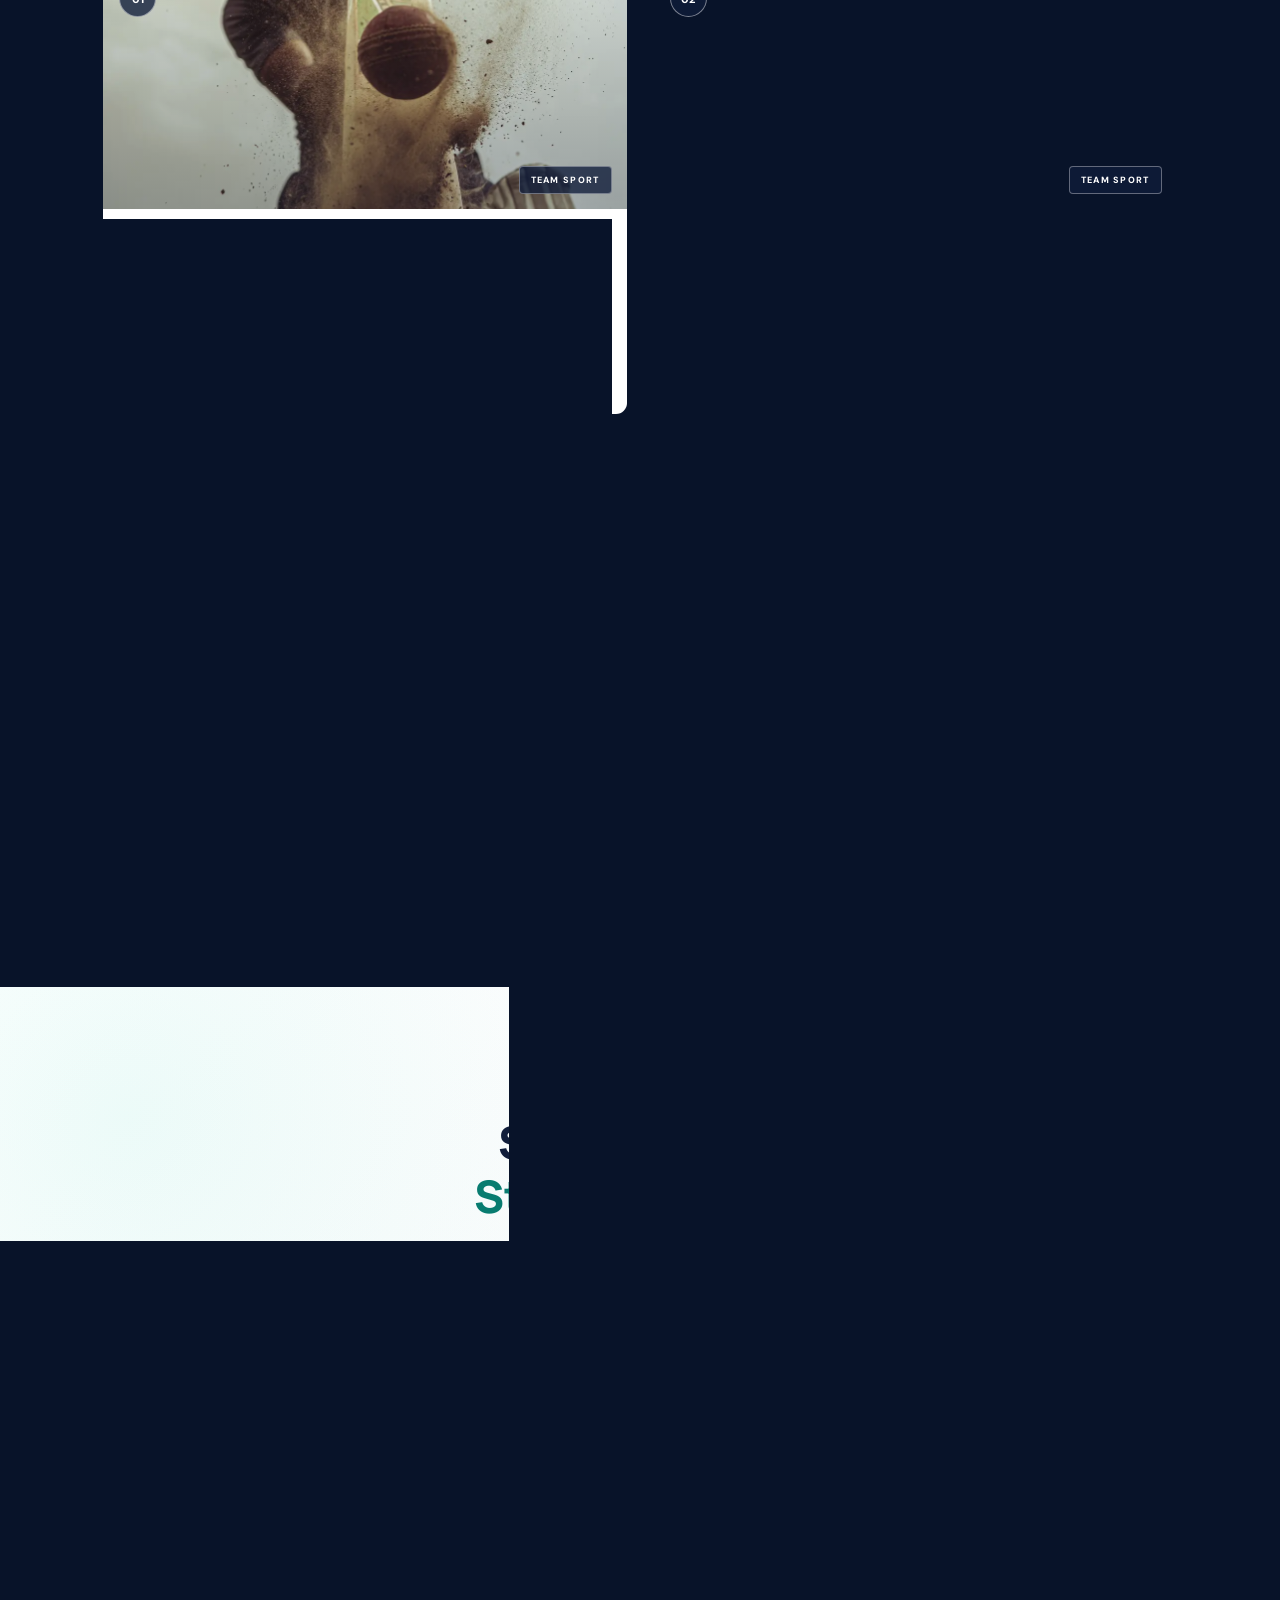
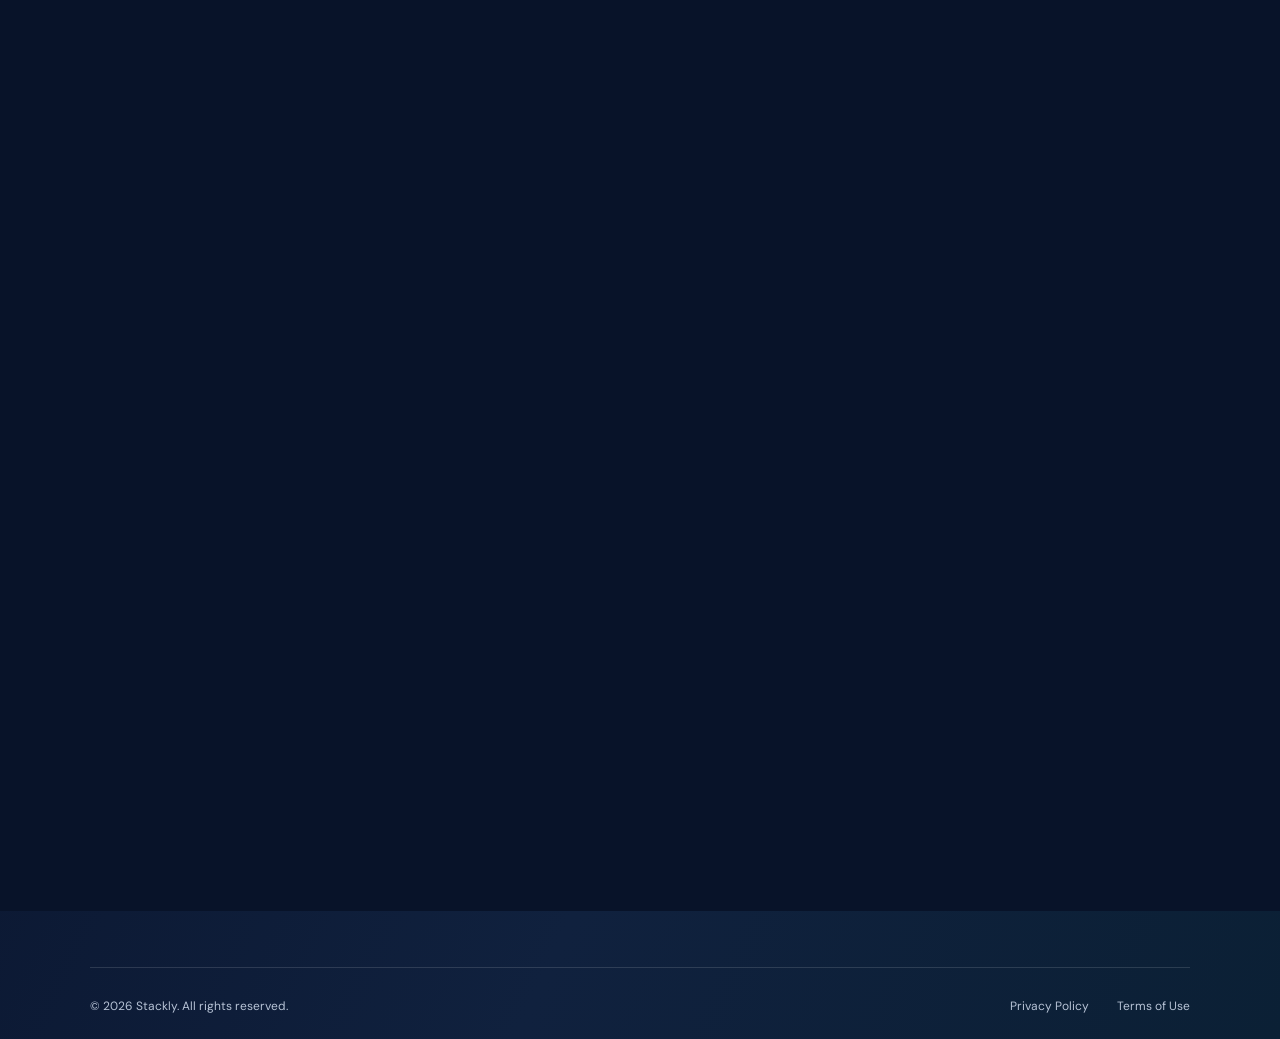
<file: sports.html>
<!DOCTYPE html>
<html lang="en">

<head>
  <meta charset="UTF-8">
  <meta name="viewport" content="width=device-width, initial-scale=1.0">

  <meta
    name="description"
    content="Discover sports training programs at Stackly Fitness. Improve your performance, build strength and achieve your fitness goals."
  >

  <meta name="theme-color" content="#101d3a">

  <title>Sports | Stackly Fitness</title>

  <!-- Google Fonts -->

  <link rel="preconnect" href="https://fonts.googleapis.com">
  <link rel="preconnect" href="https://fonts.gstatic.com" crossorigin>

  <link
    href="https://fonts.googleapis.com/css2?family=DM+Sans:wght@400;500;600;700;800&family=Manrope:wght@400;500;600;700;800&display=swap"
    rel="stylesheet"
  >

  <!-- Common CSS -->

  <link rel="stylesheet" href="common.css">

  <!-- Sports CSS -->

  <link rel="stylesheet" href="sports.css">

</head>

<body>

  <!-- =========================================
       COMMON HEADER
  ========================================== -->

  <div id="siteHeader"></div>


  <!-- =========================================
       SPORTS ANNOUNCEMENT TICKER
       Immediately Below Header
  ========================================== -->

  <div
    class="sports-announcement"
    aria-label="Stackly Fitness announcements"
  >

    <div class="sports-announcement-track">

      <!-- First Group -->

      <div class="sports-announcement-group">

        <span>⚡ TRAIN HARD. PLAY STRONG.</span>

        <span class="ticker-divider">✦</span>

        <span>DISCOVER YOUR SPORTS POTENTIAL</span>

        <span class="ticker-divider">✦</span>

        <span>BUILD STRENGTH. IMPROVE PERFORMANCE.</span>

        <span class="ticker-divider">✦</span>

        <span>YOUR FITNESS JOURNEY STARTS HERE</span>

        <span class="ticker-divider">✦</span>

      </div>


      <!-- Duplicate Group For Continuous Scrolling -->

      <div
        class="sports-announcement-group"
        aria-hidden="true"
      >

        <span>⚡ TRAIN HARD. PLAY STRONG.</span>

        <span class="ticker-divider">✦</span>

        <span>DISCOVER YOUR SPORTS POTENTIAL</span>

        <span class="ticker-divider">✦</span>

        <span>BUILD STRENGTH. IMPROVE PERFORMANCE.</span>

        <span class="ticker-divider">✦</span>

        <span>YOUR FITNESS JOURNEY STARTS HERE</span>

        <span class="ticker-divider">✦</span>

      </div>

    </div>

  </div>


  <!-- =========================================
       MAIN SPORTS CONTENT
  ========================================== -->

  <main class="sports-page">


    <!-- =========================================
         HERO SECTION
    ========================================== -->

    <section class="sports-hero">

      <div class="sports-hero-background"></div>

      <div class="sports-hero-overlay"></div>

      <div class="sports-hero-content reveal">

        <span class="sports-eyebrow">
          PUSH YOUR LIMITS
        </span>

        <h1>
          Play Strong.
          <span>Perform Better.</span>
        </h1>

        <p>
          Discover the power of sports training. Build endurance,
          develop strength, improve your skills and take your
          performance to the next level.
        </p>

        <div class="sports-hero-buttons">

          <a href="signup.html" class="sports-primary-btn">
            Join Our Training
            <span>→</span>
          </a>

          <a href="#sports-programs" class="sports-outline-btn">
            Explore Sports
          </a>

        </div>

      </div>

      <div class="sports-hero-decoration"></div>

      <div class="sports-hero-bottom">

        <span>TRAIN WITH PURPOSE</span>

        <span>01 / SPORTS</span>

      </div>

    </section>


    <!-- =========================================
         INTRODUCTION SECTION
    ========================================== -->

    <section class="sports-intro">

      <div class="sports-intro-image reveal">

        <img
          src="assets/sports/sports img2.webp"
          alt="Athlete training at a fitness centre"
          loading="lazy"
        >

        <div class="sports-image-badge">

          <span>YOUR</span>

          <strong>BEST</strong>

          <span>PERFORMANCE</span>

        </div>

      </div>


      <div class="sports-intro-content reveal">

        <span class="sports-eyebrow">
          MORE THAN A WORKOUT
        </span>

        <h2>
          Discover Your
          <span>Sports Potential</span>
        </h2>

        <p>
          Sports are about more than physical activity. They help
          develop discipline, confidence, teamwork and determination.
          At Stackly, we encourage you to challenge yourself and
          discover what you can achieve.
        </p>

        <p>
          Whether you are building your foundation or improving
          your performance, our training approach helps you move
          forward with purpose.
        </p>

        <a href="signup.html" class="sports-text-link">
          Start Your Journey
          <span>→</span>
        </a>

      </div>

    </section>


    <!-- =========================================
         SPORTS PROGRAMS
    ========================================== -->

    <section
      class="sports-programs"
      id="sports-programs"
    >

      <div class="sports-section-heading reveal">

        <span class="sports-eyebrow">
          FIND YOUR GAME
        </span>

        <h2>
          Explore Our Sports Training
        </h2>

        <p>
          Discover different ways to improve your physical abilities,
          develop your skills and enjoy an active lifestyle.
        </p>

      </div>


      <div class="sports-grid">


        <!-- CARD 01 -->

        <article class="sports-card reveal">

          <div class="sports-card-image">

            <img
              src="assets/sports/cricket training.webp"
              alt="Cricket sports training"
              loading="lazy"
            >

            <span class="sports-card-number">01</span>

            <span class="sports-card-label">
              TEAM SPORT
            </span>

          </div>

          <div class="sports-card-content">

            <span class="sports-category">
              SKILL DEVELOPMENT
            </span>

            <h3>Cricket Training</h3>

            <p>
              Improve coordination, agility and game awareness
              through focused cricket practice and skill development.
            </p>

            <a href="signup.html" class="sports-card-link">
              Explore Training
              <span>→</span>
            </a>

          </div>

        </article>


        <!-- CARD 02 -->

        <article class="sports-card reveal">

          <div class="sports-card-image">

            <img
              src="assets/sports/football traing.webp"
              alt="Football sports training"
              loading="lazy"
            >

            <span class="sports-card-number">02</span>

            <span class="sports-card-label">
              TEAM SPORT
            </span>

          </div>

          <div class="sports-card-content">

            <span class="sports-category">
              SPEED & AGILITY
            </span>

            <h3>Football Training</h3>

            <p>
              Develop speed, stamina, coordination and teamwork
              through dynamic football-focused training.
            </p>

            <a href="signup.html" class="sports-card-link">
              Explore Training
              <span>→</span>
            </a>

          </div>

        </article>


        <!-- CARD 03 -->

        <article class="sports-card reveal">

          <div class="sports-card-image">

            <img
              src="assets/sports/basketball training.webp"
              alt="Basketball training"
              loading="lazy"
            >

            <span class="sports-card-number">03</span>

            <span class="sports-card-label">
              TEAM SPORT
            </span>

          </div>

          <div class="sports-card-content">

            <span class="sports-category">
              POWER & COORDINATION
            </span>

            <h3>Basketball Training</h3>

            <p>
              Build coordination, agility, balance and athletic
              movement through basketball-inspired exercises.
            </p>

            <a href="signup.html" class="sports-card-link">
              Explore Training
              <span>→</span>
            </a>

          </div>

        </article>


        <!-- CARD 04 -->

        <article class="sports-card reveal">

          <div class="sports-card-image">

            <img
              src="assets/sports/athlets traing.webp"
              alt="Athletic fitness training"
              loading="lazy"
            >

            <span class="sports-card-number">04</span>

            <span class="sports-card-label">
              INDIVIDUAL TRAINING
            </span>

          </div>

          <div class="sports-card-content">

            <span class="sports-category">
              FITNESS & ENDURANCE
            </span>

            <h3>Athletic Training</h3>

            <p>
              Improve overall athletic ability with exercises
              focused on strength, stamina and movement.
            </p>

            <a href="signup.html" class="sports-card-link">
              Explore Training
              <span>→</span>
            </a>

          </div>

        </article>


      </div>

    </section>


    <!-- =========================================
         BENEFITS SECTION
    ========================================== -->

    <section class="sports-benefits">

      <div class="sports-benefits-heading reveal">

        <span class="sports-eyebrow">
          WHY SPORTS MATTER
        </span>

        <h2>
          Strong Body.
          <span>Stronger Mind.</span>
        </h2>

        <p>
          Sports training supports a healthier lifestyle while
          helping you develop skills that go beyond the gym.
        </p>

      </div>


      <div class="sports-benefits-grid">


        <div class="sports-benefit-card reveal">

          <div class="benefit-icon">
            <span>⚡</span>
          </div>

          <h3>Build Endurance</h3>

          <p>
            Improve stamina and develop the ability to stay active
            and perform with confidence.
          </p>

        </div>


        <div class="sports-benefit-card reveal">

          <div class="benefit-icon">
            <span>💪</span>
          </div>

          <h3>Develop Strength</h3>

          <p>
            Build physical strength, improve stability and
            support better athletic performance.
          </p>

        </div>


        <div class="sports-benefit-card reveal">

          <div class="benefit-icon">
            <span>🎯</span>
          </div>

          <h3>Improve Focus</h3>

          <p>
            Develop concentration, discipline and the confidence
            to work towards your goals.
          </p>

        </div>


        <div class="sports-benefit-card reveal">

          <div class="benefit-icon">
            <span>🤝</span>
          </div>

          <h3>Teamwork</h3>

          <p>
            Learn communication, cooperation and the value of
            working together towards success.
          </p>

        </div>


      </div>

    </section>


    <!-- =========================================
         FINAL CTA
    ========================================== -->

    <section class="sports-cta">

      <div class="sports-cta-background"></div>

      <div class="sports-cta-overlay"></div>

      <div class="sports-cta-content reveal">

        <span class="sports-eyebrow">
          YOUR NEXT CHALLENGE STARTS HERE
        </span>

        <h2>
          Ready to Level Up
          <span>Your Performance?</span>
        </h2>

        <p>
          Take the first step towards becoming stronger,
          faster and more confident. Your journey starts today.
        </p>

        <a href="signup.html" class="sports-primary-btn">
          Join Stackly Today
          <span>→</span>
        </a>

      </div>

    </section>


  </main>


  <!-- =========================================
       COMMON FOOTER
  ========================================== -->

  <div id="siteFooter"></div>


  <!-- =========================================
       COMMON JS
  ========================================== -->

  <script src="common.js"></script>

  <!-- SPORTS JS -->

  <script src="sports.js"></script>

</body>

</html>
</file>
<file: common.css>
/* =========================================================
   STACKLY FITNESS WEBSITE
   COMMON CSS — GLOBAL THEME
   Header | Preloader | Footer | Background | Responsive
========================================================= */

@import url('https://fonts.googleapis.com/css2?family=DM+Sans:wght@400;500;600;700;800&family=Manrope:wght@400;500;600;700;800&display=swap');

/* =========================================================
   01. GLOBAL VARIABLES
========================================================= */

:root {
    --primary: #101d3a;
    --primary-light: #192c50;
    --primary-dark: #071329;

    --accent: #ff6a00;
    --accent-light: #ffad42;

    --teal: #56dfc7;
    --teal-dark: #0b9c90;

    --white: #ffffff;
    --black: #080808;

    --text-dark: #202b40;
    --text-light: #eaf1ff;
    --muted: #aab5ca;

    --footer-bg: #0c1933;

    --transition: .35s ease;
}

/* =========================================================
   02. RESET
========================================================= */

* {
    margin: 0;
    padding: 0;
    box-sizing: border-box;
}

html {
    min-height: 100%;
    scroll-behavior: smooth;
    background: #081329;
}

body {
    min-height: 100vh;
    font-family: "DM Sans", sans-serif;
    color: var(--text-light);
    overflow-x: hidden;

    background:
        radial-gradient(
            ellipse at 10% 15%,
            rgba(0, 190, 180, .18),
            transparent 38%
        ),
        radial-gradient(
            ellipse at 90% 40%,
            rgba(255, 106, 0, .10),
            transparent 35%
        ),
        radial-gradient(
            ellipse at 50% 100%,
            rgba(0, 120, 160, .16),
            transparent 45%
        ),
        linear-gradient(
            135deg,
            #071329,
            #102b46,
            #08182e
        );

    background-attachment: fixed;
    background-repeat: no-repeat;
    background-size: cover;
}

body.loading {
    overflow: hidden;
}

a {
    text-decoration: none;
    color: inherit;
}

button,
input,
textarea,
select {
    font: inherit;
}

img {
    max-width: 100%;
    display: block;
}

::selection {
    background: var(--accent);
    color: #ffffff;
}

/* =========================================================
   03. COMMON PRELOADER
========================================================= */

#stackly-preloader {
    position: fixed;
    inset: 0;
    z-index: 999999;

    background:
        radial-gradient(
            circle at center,
            #25201b,
            #101010 48%,
            #050505
        );

    display: flex;
    justify-content: center;
    align-items: center;
    overflow: hidden;

    transition:
        opacity .8s ease,
        visibility .8s ease;
}

#stackly-preloader.preloader-hidden {
    opacity: 0;
    visibility: hidden;
    pointer-events: none;
}

.preloader-content {
    width: min(90%, 600px);
    display: flex;
    flex-direction: column;
    align-items: center;
    position: relative;
    z-index: 2;
}

.preloader-glow {
    position: absolute;
    width: 380px;
    height: 380px;

    background:
        radial-gradient(
            circle,
            rgba(255, 95, 0, .20),
            rgba(255, 95, 0, .04) 55%,
            transparent 75%
        );

    filter: blur(35px);
    animation: glowPulse 2.5s ease-in-out infinite;
}

.preloader-image-wrap {
    width: min(100%, 500px);
    position: relative;
    animation: dumbbellFloat 2.8s ease-in-out infinite;
}

.preloader-dumbbell {
    width: 100%;
    aspect-ratio: 865 / 480;
    object-fit: contain;

    filter:
        drop-shadow(0 0 15px rgba(255, 91, 0, .35))
        drop-shadow(0 0 35px rgba(255, 91, 0, .15));

    animation: dumbbellZoom 3s ease-in-out infinite;
}

.preloader-energy-ring {
    position: absolute;
    width: 75%;
    aspect-ratio: 1;

    border: 2px solid transparent;
    border-top-color: rgba(255, 106, 0, .85);
    border-right-color: rgba(255, 153, 50, .35);

    border-radius: 50%;
    top: 50%;
    left: 50%;

    transform: translate(-50%, -50%);
    animation: energyRotate 4s linear infinite;

    box-shadow: 0 0 18px rgba(255, 106, 0, .2);
}

.preloader-particles {
    position: absolute;
    inset: 0;
    pointer-events: none;
    overflow: hidden;
}

.preloader-particle {
    position: absolute;
    width: 4px;
    height: 4px;
    border-radius: 50%;

    background: #ff8a24;

    box-shadow: 0 0 10px 3px rgba(255, 100, 0, .7);

    animation: particleTravel linear infinite;
}

.preloader-particle:nth-child(1) {
    top: 25%;
    left: 10%;
    animation-duration: 3s;
}

.preloader-particle:nth-child(2) {
    top: 65%;
    left: 80%;
    animation-duration: 4s;
}

.preloader-particle:nth-child(3) {
    top: 35%;
    left: 85%;
    animation-duration: 3.5s;
}

.preloader-particle:nth-child(4) {
    top: 75%;
    left: 20%;
    animation-duration: 4.5s;
}

.preloader-particle:nth-child(5) {
    top: 15%;
    left: 65%;
    animation-duration: 3.2s;
}

.preloader-particle:nth-child(6) {
    top: 80%;
    left: 55%;
    animation-duration: 3.8s;
}

.preloader-logo {
    width: 155px;
    max-height: 65px;
    object-fit: contain;
    margin-top: 12px;

    filter: drop-shadow(0 0 12px rgba(255, 255, 255, .15));

    animation: logoReveal 1.5s ease both;
}

.preloader-tagline {
    color: #ffffff;
    font-size: 13px;
    font-weight: 700;
    letter-spacing: 3px;
    text-align: center;
    margin-top: 15px;
}

.preloader-loading-text {
    color: #b9b9b9;
    font-size: 11px;
    letter-spacing: 2px;
    margin-top: 25px;
    text-transform: uppercase;
}

.preloader-progress {
    width: min(220px, 65%);
    height: 3px;
    background: rgba(255, 255, 255, .15);
    border-radius: 20px;
    margin-top: 12px;
    overflow: hidden;
}

.preloader-progress-fill {
    height: 100%;
    width: 0;

    background:
        linear-gradient(
            90deg,
            #ff4b00,
            #ffb347,
            #ff6a00
        );

    box-shadow: 0 0 12px #ff6a00;
    border-radius: inherit;
    transition: width .12s linear;
}

/* Preloader animations */

@keyframes dumbbellFloat {
    0%, 100% {
        transform: translateY(0);
    }

    50% {
        transform: translateY(-12px);
    }
}

@keyframes dumbbellZoom {
    0%, 100% {
        transform: scale(1);
    }

    50% {
        transform: scale(1.035);
    }
}

@keyframes energyRotate {
    to {
        transform: translate(-50%, -50%) rotate(360deg);
    }
}

@keyframes glowPulse {
    0%, 100% {
        opacity: .5;
        transform: scale(.9);
    }

    50% {
        opacity: 1;
        transform: scale(1.15);
    }
}

@keyframes particleTravel {
    0% {
        transform: translate(0, 0) scale(.4);
        opacity: 0;
    }

    30% {
        opacity: 1;
    }

    100% {
        transform: translate(-100px, -70px) scale(1.4);
        opacity: 0;
    }
}

@keyframes logoReveal {
    from {
        opacity: 0;
        transform: translateY(15px);
    }

    to {
        opacity: 1;
        transform: translateY(0);
    }
}

/* =========================================================
   04. COMMON HEADER
========================================================= */

#siteHeader {
    min-height: 78px;
}

.site-header {
    width: 100%;
    min-height: 78px;
    padding: 12px 5%;

    background:
        radial-gradient(
            ellipse at 85% 0%,
            rgba(24, 133, 130, .22),
            transparent 45%
        ),
        linear-gradient(
            115deg,
            #0b1731,
            #10213e,
            #0b2035
        );

    display: flex;
    align-items: center;
    justify-content: space-between;

    position: fixed;
    top: 0;
    left: 0;
    z-index: 99999;

    box-shadow: 0 4px 20px rgba(0, 0, 0, .15);
    border-bottom: 1px solid rgba(255, 255, 255, .08);
}

.header-logo img {
    width: 145px;
    max-height: 55px;
    object-fit: contain;
}

.header-navigation {
    display: flex;
    align-items: center;
    gap: 35px;
}

.header-navigation a {
    position: relative;
    font-size: 14px;
    font-weight: 600;
    color: #e7edf7;
    padding: 10px 0;
    transition: color var(--transition);
}

.header-navigation a::after {
    content: "";
    position: absolute;
    left: 0;
    bottom: 2px;
    width: 0;
    height: 3px;
    background: var(--accent);
    border-radius: 5px;
    transition: width var(--transition);
}

.header-navigation a:hover,
.header-navigation a.active {
    color: var(--accent-light);
}

.header-navigation a:hover::after,
.header-navigation a.active::after {
    width: 100%;
}

.header-actions {
    display: flex;
    align-items: center;
    gap: 12px;
}

.header-search {
    display: flex;
    align-items: center;
    border: 1px solid rgba(255, 255, 255, .18);
    border-radius: 30px;
    padding: 7px 12px;
    gap: 8px;
    background: rgba(255, 255, 255, .08);
}

.header-search input {
    width: 100px;
    border: none;
    outline: none;
    font-size: 12px;
    background: transparent;
    color: #ffffff;
}

.header-search input::placeholder {
    color: #b7c3d6;
}

.header-search button {
    background: transparent;
    border: none;
    color: var(--teal);
    cursor: pointer;
}

.header-login {
    background: var(--teal);
    color: #10213e;
    padding: 10px 22px;
    border-radius: 25px;
    font-size: 13px;
    font-weight: 600;
    transition: var(--transition);
}

.header-login:hover {
    background: var(--accent);
    color: #ffffff;
    transform: translateY(-2px);
}

.menu-toggle {
    display: none;
    width: 42px;
    height: 42px;
    border: none;
    background: var(--teal);
    color: #10213e;
    border-radius: 8px;
    font-size: 23px;
    cursor: pointer;
}

/* =========================================================
   05. COMMON BACKGROUND EFFECT
========================================================= */

main {
    position: relative;
    min-height: 60vh;
}

/* Reusable background glow layer */

.common-page-glow {
    position: absolute;
    inset: 0;
    pointer-events: none;
    z-index: 0;

    background:
        radial-gradient(
            ellipse at 10% 15%,
            rgba(0, 190, 180, .09),
            transparent 35%
        ),
        radial-gradient(
            ellipse at 90% 65%,
            rgba(255, 106, 0, .07),
            transparent 35%
        );
}

/* =========================================================
   06. COMMON FOOTER
========================================================= */

.site-footer {
    position: relative;
    width: 100%;
    color: #ffffff;
    padding: 65px 7% 25px;
    overflow: hidden;

    background:
        radial-gradient(
            ellipse at 85% 0%,
            rgba(24, 133, 130, .22),
            transparent 40%
        ),
        linear-gradient(
            115deg,
            #0b1731,
            #10213e,
            #0b2035
        );
}

.site-footer::before {
    content: "";
    position: absolute;
    width: 350px;
    height: 350px;
    right: -120px;
    top: -180px;
    background: rgba(56, 211, 190, .08);
    border-radius: 50%;
    filter: blur(80px);
    pointer-events: none;
}

.footer-container {
    position: relative;
    z-index: 2;

    display: grid;
    grid-template-columns: 1.45fr .8fr .9fr 1.35fr;

    gap: 55px;
    max-width: 1450px;
    margin: 0 auto;
}

/* Brand */

.footer-brand {
    max-width: 390px;
}

.footer-logo {
    width: 175px;
    max-height: 65px;
    object-fit: contain;
    object-position: left center;
    margin-bottom: 7px;
}

.footer-tagline {
    display: block;
    color: #aebbd1;
    font-size: 12px;
    font-weight: 700;
    margin-bottom: 25px;
}

.footer-brand p {
    color: #b7c3d6;
    font-size: 14px;
    line-height: 2;
    margin-bottom: 27px;
}

/* Social icons */

.footer-socials {
    display: flex;
    align-items: center;
    gap: 13px;
}

.footer-socials a {
    width: 48px;
    height: 48px;
    border: 1px solid rgba(255, 255, 255, .17);
    background: rgba(255, 255, 255, .06);
    border-radius: 50%;
    display: grid;
    place-items: center;
    color: #dbe4f1;
    transition: .35s ease;
}

.footer-socials a svg {
    width: 20px;
    height: 20px;
    fill: currentColor;
}

.footer-socials a:hover {
    background: var(--teal);
    color: #10213e;
    border-color: var(--teal);
    transform: translateY(-5px);
}

/* Footer columns */

.footer-column h3 {
    font-size: 16px;
    font-weight: 800;
    color: #ffffff;
    margin-bottom: 26px;
}

.footer-column > a {
    display: block;
    width: fit-content;
    color: #b7c3d6;
    font-size: 14px;
    margin-bottom: 19px;
    transition: .3s ease;
}

.footer-column > a:hover {
    color: var(--teal);
    transform: translateX(5px);
}

/* Contact details */

.footer-contact-item {
    display: flex;
    align-items: flex-start;
    gap: 15px;
    color: #b7c3d6;
    font-size: 13px;
    line-height: 1.7;
    margin-bottom: 17px;
}

.footer-contact-icon {
    color: var(--teal);
    font-size: 16px;
    width: 17px;
    flex-shrink: 0;
}

/* Email form */

.footer-subscribe {
    margin-top: 29px;
}

.footer-subscribe h4 {
    color: #ffffff;
    font-size: 13px;
    font-weight: 800;
    margin-bottom: 13px;
}

.footer-email-form {
    display: flex;
    align-items: center;
    width: 100%;
    min-height: 57px;
    padding: 5px;
    border: 1px solid rgba(255, 255, 255, .2);
    border-radius: 14px;
    background: rgba(255, 255, 255, .08);
    transition: .3s ease;
}

.footer-email-form:focus-within {
    border-color: var(--teal);
    box-shadow: 0 0 15px rgba(86, 223, 199, .13);
}

.footer-email-form input {
    width: 100%;
    min-width: 0;
    border: none;
    outline: none;
    background: transparent;
    color: #ffffff;
    padding: 12px 11px;
    font-size: 13px;
}

.footer-email-form input::placeholder {
    color: #aab5ca;
}

.footer-email-form button {
    width: 46px;
    height: 46px;
    flex-shrink: 0;
    border: none;
    border-radius: 12px;
    background: var(--teal);
    color: #10213e;
    font-size: 25px;
    font-weight: 700;
    cursor: pointer;
    transition: .3s ease;
}

.footer-email-form button:hover {
    background: #ffffff;
    transform: scale(.95);
}

/* Footer bottom */

.footer-bottom {
    position: relative;
    z-index: 2;
    max-width: 1450px;
    margin: 65px auto 0;
    padding-top: 30px;
    border-top: 1px solid rgba(255, 255, 255, .13);

    display: flex;
    justify-content: space-between;
    align-items: center;
    gap: 20px;
}

.footer-bottom p,
.footer-bottom a {
    color: #b7c3d6;
    font-size: 12px;
}

.footer-legal {
    display: flex;
    align-items: center;
    gap: 28px;
}

.footer-legal a {
    transition: .3s ease;
}

.footer-legal a:hover {
    color: var(--teal);
}

/* =========================================================
   07. BACK TO TOP
========================================================= */

.back-to-top {
    position: fixed;
    right: 30px;
    bottom: 25px;
    z-index: 900;

    width: 57px;
    height: 57px;

    border: none;
    border-radius: 18px;

    background: #0b9c90;
    color: #ffffff;

    font-size: 25px;
    font-weight: 800;

    cursor: pointer;

    display: grid;
    place-items: center;

    box-shadow: 0 8px 25px rgba(0, 150, 130, .25);

    opacity: 0;
    visibility: hidden;
    transform: translateY(15px);

    transition: .35s ease;
}

.back-to-top.show {
    opacity: 1;
    visibility: visible;
    transform: translateY(0);
}

.back-to-top:hover {
    background: var(--teal);
    color: var(--primary);
    transform: translateY(-5px);
}

/* =========================================================
   08. TOAST NOTIFICATION
========================================================= */

.stackly-toast {
    position: fixed;
    right: 25px;
    top: 95px;
    z-index: 1000000;

    display: flex;
    align-items: center;
    gap: 12px;

    max-width: min(390px, calc(100% - 35px));
    padding: 17px 22px;

    background: #ffffff;
    color: #172a40;

    border-left: 4px solid #13ae88;
    border-radius: 12px;

    box-shadow: 0 12px 35px rgba(0, 0, 0, .17);

    font-size: 13px;
    font-weight: 700;

    opacity: 0;
    visibility: hidden;
    transform: translateY(-15px);

    transition: .35s ease;
}

.stackly-toast.show {
    opacity: 1;
    visibility: visible;
    transform: translateY(0);
}

.toast-icon {
    width: 27px;
    height: 27px;
    flex-shrink: 0;

    display: grid;
    place-items: center;

    background: #e0f8f1;
    color: #0a9c73;
    border-radius: 50%;
}

/* =========================================================
   09. COMMON BUTTON
========================================================= */

.stackly-btn {
    display: inline-flex;
    justify-content: center;
    align-items: center;
    gap: 8px;

    padding: 12px 25px;

    border: none;
    border-radius: 30px;

    background: var(--accent);
    color: #ffffff;

    font-weight: 700;
    cursor: pointer;

    transition: var(--transition);
}

.stackly-btn:hover {
    background: var(--teal);
    color: var(--primary);
    transform: translateY(-4px);
    box-shadow: 0 8px 20px rgba(255, 106, 0, .25);
}

/* =========================================================
   10. COMMON CARD HOVER
========================================================= */

.stackly-card {
    transition:
        transform .4s ease,
        box-shadow .4s ease,
        border-color .4s ease;
}

.stackly-card img {
    transition: transform .5s ease;
}

@media (hover: hover) and (pointer: fine) {
    .stackly-card:hover {
        transform: translateY(-8px);
        box-shadow: 0 15px 35px rgba(0, 0, 0, .22);
        border-color: var(--accent);
    }

    .stackly-card:hover img {
        transform: scale(1.05);
    }
}

/* =========================================================
   11. TABLET RESPONSIVE
========================================================= */

@media (max-width: 1100px) {
    .footer-container {
        grid-template-columns: 1.3fr 1fr 1fr;
        gap: 40px;
    }

    .footer-contact-column {
        grid-column: 1 / -1;
    }

    .footer-contact-content {
        display: grid;
        grid-template-columns: repeat(3, 1fr);
        gap: 15px;
    }
}

@media (max-width: 900px) {
    .site-header {
        padding: 12px 4%;
    }

    .header-navigation {
        gap: 20px;
    }

    .header-navigation a {
        font-size: 13px;
    }

    .footer-container {
        grid-template-columns: repeat(2, 1fr);
        gap: 40px 30px;
    }

    .footer-contact-column {
        grid-column: auto;
    }

    .footer-contact-content {
        display: block;
    }
}

/* =========================================================
   12. MOBILE RESPONSIVE
========================================================= */

@media (max-width: 700px) {
    #siteHeader {
        min-height: 68px;
    }

    .site-header {
        min-height: 68px;
    }

    .header-logo img {
        width: 125px;
    }

    .menu-toggle {
        display: block;
    }

    .header-navigation {
        position: absolute;
        top: 100%;
        left: 0;
        width: 100%;

        padding: 20px;

        background:
            linear-gradient(
                115deg,
                #0b1731,
                #10213e,
                #0b2035
            );

        display: flex;
        flex-direction: column;
        align-items: flex-start;
        gap: 15px;

        border-top: 1px solid rgba(255, 255, 255, .1);

        box-shadow: 0 10px 20px rgba(0, 0, 0, .2);

        transform: translateY(-10px);
        opacity: 0;
        visibility: hidden;

        transition: var(--transition);
    }

    .header-navigation.mobile-open {
        transform: translateY(0);
        opacity: 1;
        visibility: visible;
    }

    .header-navigation a {
        color: #ffffff;
    }

    .header-navigation a:hover,
    .header-navigation a.active {
        color: var(--accent-light);
    }

    .header-actions {
        margin-left: auto;
        margin-right: 12px;
    }

    .header-search {
        display: none;
    }

    .header-login {
        padding: 9px 15px;
    }

    .site-footer {
        padding: 50px 6% 25px;
    }

    .footer-container {
        grid-template-columns: 1fr 1fr;
        gap: 38px 22px;
    }

    .footer-brand {
        grid-column: 1 / -1;
        max-width: 450px;
    }

    .footer-column h3 {
        font-size: 14px;
        margin-bottom: 20px;
    }

    .footer-column > a {
        font-size: 12px;
        margin-bottom: 16px;
    }

    .footer-brand p {
        font-size: 13px;
    }

    .footer-bottom {
        margin-top: 40px;
        flex-direction: column;
        align-items: flex-start;
    }

    .footer-legal {
        gap: 20px;
        flex-wrap: wrap;
    }

    .back-to-top {
        right: 16px;
        bottom: 16px;
        width: 47px;
        height: 47px;
        border-radius: 14px;
    }

    .preloader-image-wrap {
        width: min(100%, 380px);
    }

    .preloader-logo {
        width: 130px;
    }

    .preloader-tagline {
        font-size: 11px;
        letter-spacing: 2px;
    }

    body {
        background-attachment: scroll;
    }
}


/* =========================================================
   FOOTER BOTTOM — SINGLE LINE ALIGNMENT FIX
========================================================= */

.footer-bottom {
    width: 100%;
    max-width: 1450px;
    margin: 65px auto 0;
    padding-top: 30px;

    display: flex;
    flex-direction: row;
    justify-content: space-between;
    align-items: center;

    flex-wrap: nowrap;
    gap: 25px;

    border-top: 1px solid rgba(255, 255, 255, .13);
}

.footer-bottom p {
    margin: 0;
    white-space: nowrap;
    flex-shrink: 0;
}

.footer-legal {
    display: flex;
    flex-direction: row;
    align-items: center;
    justify-content: flex-end;
    flex-wrap: nowrap;
    gap: 28px;
    white-space: nowrap;
}

.footer-legal a {
    display: inline-block;
    white-space: nowrap;
}

/* TABLET */
@media (max-width: 700px) {
    .footer-bottom {
        flex-direction: column;
        align-items: flex-start;
        gap: 17px;
    }

    .footer-legal {
        justify-content: flex-start;
        flex-wrap: nowrap;
        gap: 20px;
    }
}

/* SMALL MOBILE */
@media (max-width: 420px) {
    .footer-bottom {
        gap: 15px;
    }

    .footer-legal {
        gap: 15px;
    }
}



/* =========================================================
   13. SMALL MOBILE
========================================================= */

@media (max-width: 420px) {
    .footer-container {
        grid-template-columns: 1fr;
        gap: 30px;
    }

    .footer-brand {
        grid-column: auto;
    }

    .footer-bottom {
        gap: 17px;
    }

    .footer-legal {
        gap: 15px;
    }

    .footer-logo {
        width: 150px;
    }

    .footer-socials a {
        width: 43px;
        height: 43px;
    }

    .stackly-toast {
        right: 12px;
        top: 80px;
        font-size: 12px;
    }

    .preloader-image-wrap {
        width: 100%;
    }
}

/* =========================================================
   14. REDUCED MOTION
========================================================= */

@media (prefers-reduced-motion: reduce) {
    *,
    *::before,
    *::after {
        scroll-behavior: auto !important;
        animation-duration: .01ms !important;
        animation-iteration-count: 1 !important;
        transition-duration: .01ms !important;
    }
}


/* =========================================================
   FINAL FOOTER BOTTOM ALIGNMENT
========================================================= */

.site-footer .footer-bottom {
    display: flex !important;
    width: 100% !important;
    max-width: 1450px;
    grid-column: 1 / -1;

    flex-direction: row !important;
    justify-content: space-between !important;
    align-items: center !important;

    flex-wrap: nowrap !important;
    gap: 20px;

    margin: 65px auto 0;
    padding-top: 30px;

    border-top: 1px solid rgba(255, 255, 255, 0.13);
}

.site-footer .footer-bottom p {
    margin: 0;
    flex: 0 0 auto;
    white-space: nowrap;
}

.site-footer .footer-legal {
    display: flex !important;
    flex-direction: row !important;
    justify-content: flex-end !important;
    align-items: center !important;

    flex-wrap: nowrap !important;
    gap: 28px;
    margin-left: auto;
}

.site-footer .footer-legal a {
    display: inline-block;
    white-space: nowrap;
}

/* MOBILE */
@media (max-width: 700px) {
    .site-footer .footer-bottom {
        flex-direction: column !important;
        align-items: flex-start !important;
        gap: 16px;
    }

    .site-footer .footer-legal {
        margin-left: 0;
        justify-content: flex-start !important;
        gap: 20px;
    }
}

/* =========================================
   MOBILE HAMBURGER — BACKGROUND SCROLL LOCK
========================================= */

body.menu-open {
    overflow: hidden;
    overscroll-behavior: none;
}

body[data-menu-scroll-locked="true"] {
    overflow: hidden;
    overscroll-behavior: none;
}

#navLinks.is-open {
    overscroll-behavior: contain;
}
</file>
<file: index.css>
/* =========================================================
   STACKLY FITNESS WEBSITE
   HOME PAGE — COMPLETE CSS
   Alternating Light + Dark Theme
========================================================= */

/* =========================================================
   01. HOME VARIABLES
========================================================= */

:root {
    --home-navy: #101d3a;
    --home-dark: #0b1731;
    --home-navy-light: #192d4d;

    --home-orange: #ff6a00;
    --home-gold: #ffad42;

    --home-teal: #56dfc7;
    --home-teal-dark: #0b9c90;

    --home-light: #f4f6fa;
    --home-white: #ffffff;

    --home-text: #202b40;
    --home-muted: #788396;

    --home-border: #e6eaf0;
}

/* =========================================================
   02. COMMON SECTION STYLES
========================================================= */

.section-padding {
    padding: 85px 6%;
}

.section-heading,
.membership-heading,
.testimonial-heading {
    max-width: 720px;
    margin: 0 auto 45px;
    text-align: center;
}

.section-label {
    display: inline-block;
    color: var(--home-orange);
    font-size: 11px;
    font-weight: 800;
    letter-spacing: 2.5px;
    margin-bottom: 14px;
}

.section-heading h2,
.trainer-heading h2,
.membership-heading h2,
.testimonial-heading h2 {
    font-family: "Manrope", sans-serif;
    font-size: clamp(28px, 4vw, 42px);
    line-height: 1.2;
    color: var(--home-navy);
    font-weight: 800;
    margin-bottom: 17px;
}

.section-heading p,
.trainer-heading p,
.membership-heading p,
.testimonial-heading p {
    color: var(--home-muted);
    font-size: 14px;
    line-height: 1.9;
}

/* =========================================================
   03. HERO SECTION
========================================================= */

.home-hero {
    position: relative;
    width: 100%;
    min-height: 660px;

    display: flex;
    align-items: center;

    overflow: hidden;

    background: var(--home-dark);
    isolation: isolate;
}

.hero-background {
    position: absolute;
    inset: 0;
    z-index: -2;
    overflow: hidden;
}

.hero-bg-image {
    position: absolute;
    inset: 0;

    width: 100%;
    height: 100%;

    object-fit: cover;
    object-position: center 40%;

    transform: scale(1.08);
    opacity: 0;

    animation: heroImageReveal 2s ease forwards;
}

@keyframes heroImageReveal {
    0% {
        opacity: 0;
        transform: scale(1.12);
    }

    100% {
        opacity: 1;
        transform: scale(1);
    }
}

.hero-dark-overlay {
    position: absolute;
    inset: 0;

    background:
        linear-gradient(
            90deg,
            rgba(7, 17, 38, .96) 0%,
            rgba(10, 25, 49, .87) 40%,
            rgba(10, 25, 49, .60) 75%,
            rgba(10, 25, 49, .48) 100%
        );

    z-index: 1;
}

.hero-glitter {
    position: absolute;
    inset: -100%;
    z-index: 2;
    pointer-events: none;

    background-image:
        radial-gradient(
            circle,
            rgba(255,255,255,.75) 1px,
            transparent 2px
        ),
        radial-gradient(
            circle,
            rgba(255,151,54,.9) 1.5px,
            transparent 2.5px
        ),
        radial-gradient(
            circle,
            rgba(255,106,0,.5) 1px,
            transparent 2px
        );

    background-size:
        110px 110px,
        155px 155px,
        190px 190px;

    opacity: .42;

    animation: heroGlitterMove 25s linear infinite;
}

@keyframes heroGlitterMove {
    0% {
        transform: translate(0, 0);
    }

    100% {
        transform: translate(-250px, -180px);
    }
}

.hero-orb {
    position: absolute;
    border-radius: 50%;
    filter: blur(90px);
    pointer-events: none;
    z-index: 2;
    animation: heroOrbFloat 8s ease-in-out infinite;
}

.hero-orb-one {
    width: 300px;
    height: 300px;
    background: rgba(255, 106, 0, .19);
    right: 8%;
    top: 10%;
}

.hero-orb-two {
    width: 280px;
    height: 280px;
    background: rgba(40, 193, 177, .16);
    left: 30%;
    bottom: -15%;
    animation-delay: -4s;
}

@keyframes heroOrbFloat {
    0%, 100% {
        transform: translate(0, 0);
    }

    50% {
        transform: translate(-25px, -30px);
    }
}

/* =========================================================
   04. HERO CONTENT
========================================================= */

.hero-content {
    position: relative;
    z-index: 5;

    width: 100%;
    max-width: 900px;

    padding: 95px 8%;

    opacity: 0;
    transform: translateY(35px);

    animation: heroTextReveal 1s ease 2s forwards;
}

@keyframes heroTextReveal {
    0% {
        opacity: 0;
        transform: translateY(35px);
    }

    100% {
        opacity: 1;
        transform: translateY(0);
    }
}

.hero-small-title {
    display: inline-block;
    color: var(--home-gold);
    font-size: 12px;
    font-weight: 800;
    letter-spacing: 3px;
    margin-bottom: 20px;
}

.hero-content h1 {
    max-width: 850px;

    font-family: "Manrope", sans-serif;
    font-size: clamp(42px, 6vw, 76px);
    font-weight: 800;
    line-height: 1.12;

    color: #ffffff;
    margin-bottom: 23px;
}

.hero-content h1 span {
    display: block;
    color: var(--home-gold);
}

.hero-content p {
    max-width: 570px;
    color: #e0e6ef;
    font-size: 15px;
    line-height: 1.9;
    margin-bottom: 30px;
}

.hero-btn {
    display: inline-flex;
    align-items: center;
    justify-content: center;
    gap: 12px;

    padding: 15px 30px;

    border-radius: 30px;

    background: var(--home-orange);
    color: #ffffff;

    font-size: 13px;
    font-weight: 800;

    box-shadow: 0 8px 25px rgba(255, 106, 0, .25);

    transition: .35s ease;
}

.hero-btn span {
    font-size: 20px;
    transition: transform .3s ease;
}

.hero-btn:hover {
    background: var(--home-teal);
    color: var(--home-navy);
    transform: translateY(-5px);
    box-shadow: 0 12px 30px rgba(86, 223, 199, .22);
}

.hero-btn:hover span {
    transform: translateX(6px);
}

.hero-bottom-info {
    position: absolute;
    z-index: 5;

    bottom: 30px;
    right: 7%;

    display: flex;
    align-items: center;
    gap: 14px;

    color: rgba(255,255,255,.8);

    font-size: 10px;
    font-weight: 800;
    letter-spacing: 2px;

    animation: heroInfoReveal 1s ease 2.4s both;
}

.hero-info-line {
    width: 45px;
    height: 2px;
    background: var(--home-orange);
}

@keyframes heroInfoReveal {
    from {
        opacity: 0;
        transform: translateY(15px);
    }

    to {
        opacity: 1;
        transform: translateY(0);
    }
}

/* =========================================================
   05. PROGRAMS SECTION — LIGHT
========================================================= */

.program-section {
    position: relative;
    isolation: isolate;

    background:
        radial-gradient(
            ellipse at 5% 15%,
            rgba(86, 223, 199, .18),
            transparent 38%
        ),
        radial-gradient(
            ellipse at 95% 85%,
            rgba(255, 106, 0, .10),
            transparent 35%
        ),
        linear-gradient(
            120deg,
            #ffffff,
            #f0f6fb,
            #f8faff
        );
}

.program-section .section-heading h2,
.program-section .passion-description h3 {
    color: #101d3a;
}

.program-section .section-heading p,
.program-section .passion-description p {
    color: #52647e;
}

/* Program tags */

.program-tags {
    display: flex;
    flex-wrap: wrap;
    justify-content: center;
    gap: 14px;

    max-width: 1050px;
    margin: 0 auto 75px;
}

.program-tags a {
    position: relative;
    overflow: hidden;

    padding: 13px 21px;

    border: 1px solid #e1e5ed;
    border-radius: 30px;

    background: #ffffff;
    color: var(--home-navy);

    font-size: 12px;
    font-weight: 700;

    transition: .35s ease;
}

.program-tags a:hover {
    background: var(--home-navy);
    border-color: var(--home-orange);
    color: #ffffff;

    transform: translateY(-5px);

    box-shadow: 0 9px 22px rgba(16,29,58,.13);
}

/* =========================================================
   06. LIVE YOUR PASSION
========================================================= */

.passion-layout {
    display: grid;
    grid-template-columns: .8fr 1.5fr;
    align-items: center;
    gap: 50px;
}

.passion-description {
    max-width: 440px;
}

.passion-description h3 {
    font-family: "Manrope", sans-serif;
    color: var(--home-navy);
    font-size: 36px;
    line-height: 1.2;
    font-weight: 800;
    margin: 12px 0 18px;
}

.passion-description p {
    color: var(--home-muted);
    font-size: 14px;
    line-height: 1.9;
    margin-bottom: 25px;
}

.outline-btn {
    display: inline-flex;
    align-items: center;
    gap: 10px;

    padding: 12px 22px;

    border: 1px solid var(--home-navy);
    border-radius: 30px;

    color: var(--home-navy);
    background: transparent;

    font-size: 12px;
    font-weight: 800;

    transition: .35s ease;
}

.outline-btn span {
    transition: transform .3s ease;
}

.outline-btn:hover {
    background: var(--home-navy);
    color: #ffffff;
    border-color: var(--home-orange);
    transform: translateY(-4px);
    box-shadow: 0 8px 20px rgba(16,29,58,.13);
}

.outline-btn:hover span {
    transform: translateX(6px);
}

/* Passion cards */

.passion-cards {
    display: grid;
    grid-template-columns: repeat(2, 1fr);
    gap: 18px;
}

.passion-card {
    position: relative;
    height: 215px;
    overflow: hidden;

    border-radius: 14px;

    background: var(--home-navy);
    border: 1px solid transparent;

    box-shadow: 0 5px 20px rgba(16,29,58,.07);

    transition:
        transform .4s ease,
        box-shadow .4s ease,
        border-color .4s ease;
}

.passion-card img {
    width: 100%;
    height: 100%;
    object-fit: cover;
    transition: transform .65s ease;
}

.image-overlay {
    position: absolute;
    inset: 0;

    display: flex;
    align-items: flex-end;
    justify-content: space-between;

    padding: 20px;

    background:
        linear-gradient(
            transparent 30%,
            rgba(4, 13, 28, .88)
        );

    color: #ffffff;
    font-size: 15px;
    font-weight: 800;

    transition: .4s ease;
}

.card-arrow {
    width: 32px;
    height: 32px;

    display: grid;
    place-items: center;

    border-radius: 50%;

    background: var(--home-orange);
    color: #ffffff;

    opacity: 0;
    transform: translateX(-8px);

    transition: .35s ease;
}

.passion-card:hover {
    transform: translateY(-9px);
    border-color: var(--home-orange);

    box-shadow:
        0 15px 35px rgba(16,29,58,.18),
        0 0 15px rgba(255,106,0,.12);
}

.passion-card:hover img {
    transform: scale(1.12);
}

.passion-card:hover .image-overlay {
    background:
        linear-gradient(
            transparent 15%,
            rgba(7, 20, 43, .95)
        );
}

.passion-card:hover .card-arrow {
    opacity: 1;
    transform: translateX(0);
}

/* =========================================================
   07. TRAINERS — DARK
========================================================= */

.trainer-section {
    position: relative;
    isolation: isolate;

    background:
        radial-gradient(
            ellipse at 5% 30%,
            rgba(0, 190, 180, .22),
            transparent 38%
        ),
        radial-gradient(
            ellipse at 95% 45%,
            rgba(255, 106, 0, .14),
            transparent 35%
        ),
        linear-gradient(
            125deg,
            #071329,
            #10314b,
            #101d3a
        );
}

.trainer-heading {
    display: flex;
    justify-content: space-between;
    align-items: flex-end;
    gap: 25px;
    margin-bottom: 40px;
}

.trainer-heading > div {
    max-width: 620px;
}

.trainer-heading h2 {
    color: #ffffff;
}

.trainer-heading p {
    color: #d0dced;
    max-width: 550px;
}

.trainer-section .section-label {
    color: var(--home-gold);
}

.trainer-section .outline-btn {
    color: #ffffff;
    border-color: rgba(255,255,255,.65);
    background: rgba(255,255,255,.04);
}

.trainer-section .outline-btn:hover {
    background: var(--home-teal);
    color: var(--home-navy);
    border-color: var(--home-teal);
}

/* Trainer grid */

.trainer-grid {
    display: grid;
    grid-template-columns: repeat(4, 1fr);
    gap: 22px;
}

/* Trainer card */

.trainer-card {
    position: relative;
    overflow: hidden;

    border-radius: 14px;

    background: #ffffff;
    border: 1px solid rgba(255,255,255,.15);

    box-shadow: 0 8px 25px rgba(0,0,0,.20);

    transition:
        transform .4s ease,
        border-color .4s ease,
        box-shadow .4s ease;
}

.trainer-image {
    height: 255px;
    overflow: hidden;
    background: var(--home-navy);
}

.trainer-image img {
    width: 100%;
    height: 100%;
    object-fit: cover;
    transition: transform .65s ease;
}

.trainer-info {
    padding: 20px 17px;
}

.trainer-info h3 {
    color: var(--home-navy);
    font-size: 16px;
    font-weight: 800;
    margin-bottom: 7px;
}

.trainer-info p {
    color: var(--home-muted);
    font-size: 12px;
    margin-bottom: 12px;
}

.trainer-info span {
    display: inline-block;
    color: #ed6500;
    font-size: 11px;
    font-weight: 800;
}

.trainer-card:hover {
    transform: translateY(-9px);
    border-color: var(--home-orange);

    box-shadow:
        0 18px 40px rgba(0,0,0,.30),
        0 0 18px rgba(255,106,0,.18);
}

.trainer-card:hover .trainer-image img {
    transform: scale(1.1);
}

/* =========================================================
   08. MEMBERSHIP — LIGHT
========================================================= */

.membership-section {
    position: relative;
    isolation: isolate;

    background:
        radial-gradient(
            circle at 8% 20%,
            rgba(255,106,0,.07),
            transparent 30%
        ),
        radial-gradient(
            circle at 90% 80%,
            rgba(86,223,199,.09),
            transparent 30%
        ),
        linear-gradient(
            130deg,
            #ffffff,
            #eef3fa,
            #f8faff
        );
}

.membership-heading h2 {
    color: var(--home-navy);
}

.membership-heading p {
    color: #64738a;
}

.membership-grid {
    display: grid;
    grid-template-columns: repeat(3, 1fr);
    align-items: stretch;
    gap: 25px;

    max-width: 1080px;
    margin: 0 auto;
}

/* Membership cards */

.membership-card {
    position: relative;

    display: flex;
    flex-direction: column;

    padding: 35px 28px;
    overflow: hidden;

    background: #ffffff;
    border: 1px solid #e2e6ee;
    border-radius: 16px;

    box-shadow: 0 5px 18px rgba(16,29,58,.04);

    transition:
        transform .4s ease,
        border-color .4s ease,
        box-shadow .4s ease;
}

.membership-card::before {
    content: "";
    position: absolute;
    top: 0;
    left: 0;

    width: 0;
    height: 4px;

    background:
        linear-gradient(
            90deg,
            var(--home-orange),
            var(--home-gold)
        );

    transition: width .4s ease;
}

.membership-card:hover {
    transform: translateY(-10px);
    border-color: var(--home-orange);

    box-shadow:
        0 18px 40px rgba(16,29,58,.12),
        0 0 15px rgba(255,106,0,.10);
}

.membership-card:hover::before {
    width: 100%;
}

.plan-label {
    color: var(--home-orange);
    font-size: 10px;
    font-weight: 800;
    letter-spacing: 1.8px;
}

.membership-card h3 {
    color: var(--home-navy);
    font-family: "Manrope", sans-serif;
    font-size: 27px;
    font-weight: 800;
    margin: 18px 0;
}

.plan-price {
    display: flex;
    align-items: baseline;
    gap: 2px;

    color: var(--home-navy);

    font-family: "Manrope", sans-serif;
    font-size: 49px;
    font-weight: 800;
}

.plan-price > span {
    font-size: 23px;
    align-self: flex-start;
    margin-top: 7px;
}

.plan-price small {
    color: #8992a0;
    font-family: "DM Sans", sans-serif;
    font-size: 12px;
    font-weight: 500;
}

.plan-description {
    color: var(--home-muted);
    font-size: 12px;
    margin: 12px 0 25px;
}

.membership-card ul {
    list-style: none;
    flex-grow: 1;
    margin-bottom: 25px;
}

.membership-card li {
    display: flex;
    align-items: flex-start;
    gap: 10px;

    color: #596477;

    font-size: 12px;
    margin-bottom: 17px;
    line-height: 1.5;
}

.membership-card li span {
    color: var(--home-teal-dark);
    font-weight: 900;
}

/* Plan button */

.plan-btn {
    display: flex;
    align-items: center;
    justify-content: center;
    gap: 9px;

    width: 100%;
    padding: 13px 18px;

    background: var(--home-navy);
    color: #ffffff;

    border: 1px solid var(--home-navy);
    border-radius: 30px;

    font-size: 12px;
    font-weight: 800;

    transition: .35s ease;
}

.plan-btn span {
    transition: transform .3s ease;
}

.plan-btn:hover {
    background: var(--home-orange);
    border-color: var(--home-orange);
    color: #ffffff;
}

.plan-btn:hover span {
    transform: translateX(5px);
}

/* =========================================================
   09. TESTIMONIALS — DARK
========================================================= */

.testimonial-section {
    position: relative;
    isolation: isolate;

    background:
        radial-gradient(
            ellipse at 8% 25%,
            rgba(0, 190, 180, .20),
            transparent 38%
        ),
        radial-gradient(
            ellipse at 90% 75%,
            rgba(255, 106, 0, .13),
            transparent 35%
        ),
        linear-gradient(
            125deg,
            #071329,
            #102b46,
            #101d3a
        );
}

.testimonial-heading h2 {
    color: #ffffff;
}

.testimonial-heading p {
    color: #d0dced;
}

.testimonial-section .section-label {
    color: var(--home-gold);
}

.testimonial-grid {
    display: grid;
    grid-template-columns: repeat(3, 1fr);
    gap: 22px;

    max-width: 1120px;
    margin: 0 auto;
}

/* Testimonial cards */

.testimonial-card {
    padding: 28px;

    background: #ffffff;
    border: 1px solid #e6eaf0;
    border-radius: 15px;

    box-shadow: 0 8px 25px rgba(0,0,0,.20);

    transition:
        transform .4s ease,
        border-color .4s ease,
        box-shadow .4s ease;
}

.testimonial-card:hover {
    transform: translateY(-8px);
    border-color: var(--home-orange);

    box-shadow:
        0 18px 38px rgba(0,0,0,.28),
        0 0 15px rgba(255,106,0,.13);
}

.testimonial-user {
    display: flex;
    align-items: center;
    gap: 14px;
    margin-bottom: 22px;
}

.testimonial-user img {
    width: 53px;
    height: 53px;
    flex-shrink: 0;

    border-radius: 50%;
    object-fit: cover;

    border: 2px solid var(--home-teal);
}

.testimonial-user h3 {
    color: var(--home-navy);
    font-size: 14px;
    font-weight: 800;
    margin-bottom: 5px;
}

.testimonial-user span {
    color: #8b94a2;
    font-size: 10px;
}

.testimonial-card > p {
    color: #596477;
    font-size: 13px;
    line-height: 1.9;
    min-height: 95px;
}

.testimonial-stars {
    color: var(--home-orange);
    font-size: 18px;
    letter-spacing: 3px;
    margin-top: 15px;
}

/* =========================================================
   10. SCROLL REVEAL
========================================================= */

.reveal {
    opacity: 0;
    transform: translateY(30px);

    transition:
        opacity .75s ease,
        transform .75s ease;
}

.reveal.visible {
    opacity: 1;
    transform: translateY(0);
}

/* =========================================================
   11. IMAGE FALLBACK
========================================================= */

.passion-card img,
.trainer-image img,
.testimonial-user img {
    background: #dce2ec;
}

/* =========================================================
   12. TABLET RESPONSIVE
========================================================= */

@media (max-width: 1100px) {
    .section-padding {
        padding: 75px 5%;
    }

    .passion-layout {
        grid-template-columns: 1fr;
        gap: 35px;
    }

    .passion-description {
        max-width: 650px;
    }

    .trainer-grid {
        grid-template-columns: repeat(2, 1fr);
    }

    .trainer-image {
        height: 280px;
    }

    .membership-grid {
        gap: 16px;
    }

    .membership-card {
        padding: 30px 20px;
    }
}

/* =========================================================
   13. MOBILE RESPONSIVE
========================================================= */

@media (max-width: 700px) {
    .section-padding {
        padding: 60px 5%;
    }

    /* Hero */

    .home-hero {
        min-height: 590px;
    }

    .hero-bg-image {
        object-position: 60% center;
    }

    .hero-dark-overlay {
        background:
            linear-gradient(
                90deg,
                rgba(7,17,38,.94),
                rgba(10,25,49,.72)
            );
    }

    .hero-content {
        padding: 75px 6%;
    }

    .hero-content h1 {
        font-size: clamp(38px, 9vw, 55px);
        line-height: 1.15;
    }

    .hero-content p {
        font-size: 13px;
        max-width: 450px;
    }

    .hero-small-title {
        font-size: 10px;
        letter-spacing: 2px;
    }

    .hero-bottom-info {
        right: 6%;
        bottom: 22px;
        font-size: 8px;
    }

    /* Program tags */

    .program-tags {
        gap: 9px;
        margin-bottom: 50px;
    }

    .program-tags a {
        padding: 10px 14px;
        font-size: 10px;
    }

    /* Passion */

    .passion-cards {
        gap: 13px;
    }

    .passion-card {
        height: 175px;
    }

    .image-overlay {
        padding: 13px;
        font-size: 12px;
    }

    /* Trainers */

    .trainer-heading {
        flex-direction: column;
        align-items: flex-start;
        gap: 20px;
    }

    .trainer-grid {
        gap: 14px;
    }

    .trainer-image {
        height: 210px;
    }

    .trainer-info {
        padding: 15px 12px;
    }

    .trainer-info h3 {
        font-size: 13px;
    }

    .trainer-info p {
        font-size: 10px;
    }

    .trainer-info span {
        font-size: 9px;
    }

    /* Membership */

    .membership-grid {
        grid-template-columns: 1fr;
        max-width: 430px;
        gap: 20px;
    }

    .membership-card {
        padding: 30px 25px;
    }

    /* Testimonials */

    .testimonial-grid {
        grid-template-columns: 1fr;
        max-width: 480px;
    }

    .testimonial-card > p {
        min-height: auto;
    }
}

/* =========================================================
   14. SMALL MOBILE
========================================================= */

@media (max-width: 420px) {
    .home-hero {
        min-height: 550px;
    }

    .hero-content {
        padding: 65px 6%;
    }

    .hero-content h1 {
        font-size: 37px;
    }

    .passion-cards {
        grid-template-columns: 1fr;
    }

    .passion-card {
        height: 210px;
    }

    .trainer-grid {
        grid-template-columns: repeat(2, 1fr);
    }

    .trainer-image {
        height: 165px;
    }

    .trainer-info h3 {
        font-size: 12px;
    }

    .trainer-info p {
        font-size: 10px;
    }

    .trainer-info span {
        font-size: 9px;
    }

    .section-heading h2,
    .trainer-heading h2,
    .membership-heading h2,
    .testimonial-heading h2 {
        font-size: 28px;
    }
}

/* =========================================================
   15. REDUCED MOTION
========================================================= */

@media (prefers-reduced-motion: reduce) {
    .hero-bg-image,
    .hero-glitter,
    .hero-orb,
    .hero-content,
    .hero-bottom-info {
        animation: none !important;
        opacity: 1;
        transform: none;
    }

    .reveal {
        opacity: 1;
        transform: none;
        transition: none;
    }

    .passion-card,
    .trainer-card,
    .membership-card,
    .testimonial-card {
        transition: none;
    }
}


/* =========================================================
   HOMEPAGE ANNOUNCEMENT TICKER
========================================================= */

.home-announcement {
    width: 100%;
    position: relative;
    overflow: hidden;
    padding: 14px 0;

    background: linear-gradient(
        90deg,
        #101d3a,
        #172b4b,
        #101d3a
    );

    border-top: 1px solid rgba(86, 223, 199, 0.18);
    border-bottom: 1px solid rgba(86, 223, 199, 0.25);
}

.home-announcement-track {
    display: flex;
    width: max-content;

    animation: homeAnnouncementScroll 32s linear infinite;
}

.home-announcement-group {
    display: flex;
    align-items: center;
    flex-shrink: 0;
    gap: 35px;
    padding-right: 35px;
    white-space: nowrap;
}

.home-announcement-group span {
    color: #ffffff;
    font-family: "DM Sans", sans-serif;
    font-size: 12px;
    font-weight: 700;
    letter-spacing: 1.3px;
}

.home-announcement-group strong {
    color: #56dfc7;
    font-weight: 800;
}

.home-announcement-group .home-ticker-divider {
    color: #ff6a00;
    font-size: 17px;
}

@keyframes homeAnnouncementScroll {
    from {
        transform: translateX(0);
    }

    to {
        transform: translateX(-50%);
    }
}

/* Pause when hovered */

.home-announcement:hover .home-announcement-track {
    animation-play-state: paused;
}

/* Mobile */

@media (max-width: 600px) {
    .home-announcement {
        padding: 12px 0;
    }

    .home-announcement-group {
        gap: 23px;
        padding-right: 23px;
    }

    .home-announcement-group span {
        font-size: 10px;
        letter-spacing: 0.8px;
    }

    .home-announcement-track {
        animation-duration: 24s;
    }
}

/* Accessibility */

@media (prefers-reduced-motion: reduce) {
    .home-announcement-track {
        animation: none !important;
    }
}
</file>
<file: login.css>
/* =========================================================
STACKLY FITNESS — LOGIN PAGE
Full Background Image + Centered Login Card
========================================================= */

* {
  margin: 0;
  padding: 0;
  box-sizing: border-box;
  }

html {
min-height: 100%;
}

body.auth-page.login-page {
min-height: 100vh;
min-height: 100svh;
padding: 35px 18px;

display: flex;
align-items: center;
justify-content: center;

font-family: "DM Sans", "Manrope", sans-serif;
color: #ffffff;

background:
linear-gradient(
135deg,
rgba(5, 12, 28, 0.78),
rgba(5, 12, 28, 0.62),
rgba(5, 12, 28, 0.82)
),
url("assets/home/home\ hero.webp");

background-size: cover;
background-position: center;
background-repeat: no-repeat;
background-attachment: fixed;
}

.login-page button,
.login-page input {
font-family: inherit;
}

/* =========================================================
CENTERED LAYOUT
========================================================= */

.login-page .auth-layout {
width: 100%;
min-height: auto;

display: flex;
align-items: center;
justify-content: center;
}

.login-page .auth-form-panel {
width: 100%;
max-width: 475px;
min-height: auto;

display: flex;
align-items: center;
justify-content: center;

padding: 38px 42px;

background: rgba(10, 22, 45, 0.91);

border: 1px solid rgba(255, 255, 255, 0.18);
border-radius: 20px;

backdrop-filter: blur(18px);
-webkit-backdrop-filter: blur(18px);

box-shadow:
0 25px 75px rgba(0, 0, 0, 0.45),
0 5px 20px rgba(0, 0, 0, 0.2);
}

.login-page .auth-form-inner {
width: 100%;
max-width: 390px;
padding: 0;
}

/* =========================================================
LOGO
========================================================= */

.login-page .auth-logo {
display: flex;
align-items: center;
justify-content: center;

width: fit-content;
margin: 0 auto 28px;
}

.login-page .auth-logo img {
display: block;
width: 175px;
max-height: 65px;
object-fit: contain;
}

/* =========================================================
HEADING
========================================================= */

.login-page .auth-heading {
margin-bottom: 25px;
text-align: center;
}

.login-page .auth-eyebrow {
display: inline-block;
margin-bottom: 10px;

color: #ff6a00;
font-size: 11px;
font-weight: 900;
letter-spacing: 2px;
}

.login-page .auth-heading h1 {
margin-bottom: 10px;

color: #ffffff;
font-size: 34px;
font-weight: 900;
line-height: 1.2;
}

.login-page .auth-heading p {
max-width: 340px;
margin: 0 auto;

color: #b7c2d4;
font-size: 13px;
line-height: 1.8;
}

/* =========================================================
LOGIN / SIGNUP SWITCH
========================================================= */

.login-page .auth-switch {
display: grid;
grid-template-columns: 1fr 1fr;
gap: 5px;

margin-bottom: 25px;
padding: 5px;

border-radius: 8px;
background: rgba(255, 255, 255, 0.09);
}

.login-page .auth-switch-btn {
min-height: 43px;

display: flex;
align-items: center;
justify-content: center;

border-radius: 6px;

color: #c0cada;
font-size: 13px;
font-weight: 800;
text-decoration: none;

transition: all 0.3s ease;
}

.login-page .auth-switch-btn:hover {
color: #ffffff;
}

.login-page .auth-switch-btn.active {
background: #ffffff;
color: #101d3a;
box-shadow: 0 4px 12px rgba(0, 0, 0, 0.2);
}

/* =========================================================
FORM
========================================================= */

.login-page .auth-form {
display: grid;
gap: 18px;
}

.login-page .auth-field {
display: flex;
flex-direction: column;
gap: 8px;

min-width: 0;
}

.login-page .auth-field label {
color: #e6ebf3;
font-size: 12px;
font-weight: 800;
}

.login-page .auth-field label span {
color: #ff6a00;
}

.login-page .auth-field input {
width: 100%;
height: 52px;
padding: 0 15px;

outline: none;
border: 1px solid rgba(255, 255, 255, 0.18);
border-radius: 7px;

background: rgba(255, 255, 255, 0.96);
color: #101d3a;

font-size: 13px;

transition:
border-color 0.25s ease,
box-shadow 0.25s ease;
}

.login-page .auth-field input::placeholder {
color: #9aa5b5;
}

.login-page .auth-field input:focus {
border-color: #56dfc7;
box-shadow: 0 0 0 3px rgba(86, 223, 199, 0.2);
}

.login-page .auth-field input.invalid {
border-color: #ff6b75;
box-shadow: 0 0 0 3px rgba(255, 107, 117, 0.12);
}

/* =========================================================
PASSWORD INPUT
========================================================= */

.login-page .auth-password-wrap {
position: relative;
width: 100%;
}

.login-page .auth-password-wrap input {
padding-right: 48px;
}

.login-page .auth-toggle-password {
position: absolute;
top: 50%;
right: 13px;

display: flex;
align-items: center;
justify-content: center;

width: 27px;
height: 27px;
padding: 3px;

transform: translateY(-50%);

border: none;
background: transparent;
color: #758196;

cursor: pointer;
transition: color 0.25s ease;
}

.login-page .auth-toggle-password:hover {
color: #ff6a00;
}

.login-page .auth-toggle-password svg {
width: 19px;
height: 19px;

fill: none;
stroke: currentColor;
stroke-width: 1.8;
stroke-linecap: round;
stroke-linejoin: round;
}

/* =========================================================
ERROR MESSAGES
========================================================= */

.login-page .auth-error {
min-height: 0;
color: #ff858d;
font-size: 11px;
line-height: 1.5;
}

.login-page .auth-error:empty {
display: none;
}

/* =========================================================
REMEMBER ME / FORGOT PASSWORD
========================================================= */

.login-page .auth-options {
display: flex;
align-items: center;
justify-content: space-between;
gap: 12px;

margin-top: -2px;
}

.login-page .auth-remember {
display: flex;
align-items: center;
gap: 8px;

color: #c0cada;
font-size: 12px;
font-weight: 600;

cursor: pointer;
}

.login-page .auth-remember input {
width: 15px;
height: 15px;
accent-color: #56dfc7;
cursor: pointer;
}

.login-page .auth-forgot-link {
color: #ff8a38;
font-size: 12px;
font-weight: 800;
text-decoration: none;

transition: color 0.25s ease;
}

.login-page .auth-forgot-link:hover {
color: #56dfc7;
text-decoration: underline;
}

/* =========================================================
GENERAL MESSAGE
========================================================= */

.login-page .auth-message {
padding: 12px 14px;
border-radius: 7px;
font-size: 12px;
line-height: 1.6;
}

.login-page .auth-message[hidden] {
display: none;
}

.login-page .auth-message.success {
border: 1px solid #56dfc7;
background: rgba(86, 223, 199, 0.12);
color: #8ff5df;
}

.login-page .auth-message.error {
border: 1px solid #ff858d;
background: rgba(255, 107, 117, 0.12);
color: #ffb1b6;
}

/* =========================================================
SUBMIT BUTTON
========================================================= */

.login-page .auth-submit-btn {
width: 100%;
min-height: 53px;
padding: 13px 20px;

display: flex;
align-items: center;
justify-content: center;
gap: 12px;

border: 2px solid #ff6a00;
border-radius: 7px;

background: #ff6a00;
color: #ffffff;

font-size: 14px;
font-weight: 900;

cursor: pointer;

transition: all 0.3s ease;
}

.login-page .auth-submit-btn span {
font-size: 19px;
transition: transform 0.3s ease;
}

.login-page .auth-submit-btn:hover {
border-color: #56dfc7;
background: #56dfc7;
color: #101d3a;

transform: translateY(-2px);
box-shadow: 0 9px 22px rgba(0, 0, 0, 0.2);
}

.login-page .auth-submit-btn:hover span {
transform: translateX(5px);
}

.login-page .auth-submit-btn:disabled {
opacity: 0.65;
cursor: not-allowed;
transform: none;
}

/* =========================================================
BOTTOM LINKS
========================================================= */

.login-page .auth-bottom-text {
margin-top: 23px;

color: #b7c2d4;
font-size: 12px;
text-align: center;
}

.login-page .auth-bottom-text a {
color: #ff8a38;
font-weight: 900;
text-decoration: none;
}

.login-page .auth-bottom-text a:hover {
color: #56dfc7;
text-decoration: underline;
}

.login-page .auth-home-link {
display: block;
width: fit-content;

margin: 18px auto 0;

color: #aebbd0;
font-size: 12px;
font-weight: 700;
text-decoration: none;

transition: color 0.3s ease;
}

.login-page .auth-home-link:hover {
color: #56dfc7;
}

/* =========================================================
TABLET RESPONSIVE
========================================================= */

@media (max-width: 768px) {

body.auth-page.login-page {
padding: 30px 20px;
background-attachment: scroll;
}

.login-page .auth-form-panel {
max-width: 460px;
padding: 35px 32px;
}

}

/* =========================================================
MOBILE RESPONSIVE
========================================================= */

@media (max-width: 480px) {

body.auth-page.login-page {
padding: 20px 14px;
background-position: center;
background-attachment: scroll;
}

.login-page .auth-form-panel {
padding: 30px 22px;
border-radius: 16px;
}

.login-page .auth-logo {
margin-bottom: 23px;
}

.login-page .auth-logo img {
width: 150px;
}

.login-page .auth-heading {
margin-bottom: 22px;
}

.login-page .auth-heading h1 {
font-size: 29px;
}

.login-page .auth-heading p {
font-size: 12px;
}

.login-page .auth-form {
gap: 16px;
}

.login-page .auth-field input {
height: 49px;
}

.login-page .auth-options {
gap: 8px;
}

.login-page .auth-remember,
.login-page .auth-forgot-link {
font-size: 11px;
}

}

/* =========================================================
SMALL MOBILE
========================================================= */

@media (max-width: 360px) {

.login-page .auth-form-panel {
padding: 25px 17px;
}

.login-page .auth-heading h1 {
font-size: 26px;
}

.login-page .auth-logo img {
width: 135px;
}

}

/* =========================================================
ACCESSIBILITY
========================================================= */

@media (prefers-reduced-motion: reduce) {

.login-page *,
.login-page *::before,
.login-page *::after {
scroll-behavior: auto !important;
animation-duration: 0.01ms !important;
transition-duration: 0.01ms !important;
}

}
</file>
<file: programs.css>
/* =========================================================
   STACKLY FITNESS — PROGRAMS PAGE
   Figma Inspired Design
   Theme: Navy | Teal | Orange

   Common header, footer and preloader are handled separately.
========================================================= */


/* =========================================================
   ROOT & PAGE SETTINGS
========================================================= */

.programs-page {
  width: 100%;
  overflow: hidden;
  font-family: "DM Sans", "Manrope", sans-serif;
}

.programs-page * {
  box-sizing: border-box;
}

.programs-page a {
  text-decoration: none;
}

.programs-page h1,
.programs-page h2,
.programs-page h3,
.programs-page p {
  margin-top: 0;
}

.programs-page section {
  position: relative;
}


/* =========================================================
   COMMON SECTION BACKGROUNDS
========================================================= */

.programs-page .section-light {
  background:
    radial-gradient(
      circle at 10% 20%,
      rgba(35, 193, 177, 0.09),
      transparent 32%
    ),
    radial-gradient(
      circle at 90% 85%,
      rgba(255, 106, 0, 0.08),
      transparent 30%
    ),
    linear-gradient(135deg, #ffffff, #f0f6f7);

  color: #101d3a;
}

.programs-page .section-dark {
  background:
    radial-gradient(
      circle at 10% 20%,
      rgba(35, 193, 177, 0.13),
      transparent 35%
    ),
    radial-gradient(
      circle at 90% 85%,
      rgba(255, 106, 0, 0.10),
      transparent 30%
    ),
    linear-gradient(135deg, #101d3a, #142b46 60%, #0b1930);

  color: #ffffff;
}

.programs-page .section-eyebrow {
  display: inline-block;
  margin-bottom: 13px;

  color: #ff6a00;

  font-size: 11px;
  font-weight: 800;
  letter-spacing: 2.5px;
  text-transform: uppercase;
}


/* =========================================================
   HERO SECTION
========================================================= */

.programs-hero {
  position: relative;

  min-height: 490px;

  display: flex;
  align-items: center;

  padding: 85px 8% 80px;

  overflow: hidden;

  background: #101d3a;
}


/* Hero Unsplash Background */

.programs-hero-bg {
  position: absolute;
  inset: 0;

  background-image:
    linear-gradient(
      90deg,
      rgba(8, 21, 43, 0.94),
      rgba(8, 21, 43, 0.75) 50%,
      rgba(8, 21, 43, 0.30)
    ),
    url("assets/programs/programs\ hero.webp");

  background-position: center;
  background-size: cover;

  transform: scale(1.02);

  animation: programsHeroImage 1.4s ease both;
}

.programs-hero-overlay {
  position: absolute;
  inset: 0;

  background:
    radial-gradient(
      circle at 75% 40%,
      rgba(86, 223, 199, 0.17),
      transparent 35%
    ),
    linear-gradient(
      90deg,
      rgba(8, 21, 43, 0.25),
      transparent 80%
    );

  pointer-events: none;
}

.programs-hero-content {
  position: relative;
  z-index: 2;

  max-width: 680px;

  animation: programsHeroReveal 1s ease both;
}

.programs-hero-content h1 {
  max-width: 680px;
  margin-bottom: 20px;

  color: #ffffff;

  font-family: "Manrope", sans-serif;
  font-size: clamp(38px, 5.2vw, 65px);
  font-weight: 800;

  line-height: 1.12;
  letter-spacing: -2px;
}

.programs-hero-content h1 span {
  display: block;
  color: #56dfc7;
}

.programs-hero-content p {
  max-width: 510px;
  margin-bottom: 28px;

  color: #e1e8f0;

  font-size: 15px;
  line-height: 1.8;
}


/* Hero Button */

.program-btn {
  display: inline-flex;
  align-items: center;
  justify-content: center;
  gap: 13px;

  min-width: 135px;
  padding: 13px 23px;

  border: 1px solid #ff6a00;
  border-radius: 6px;

  background: linear-gradient(135deg, #ff6a00, #ff963c);

  color: #ffffff;

  font-size: 13px;
  font-weight: 800;

  box-shadow: 0 8px 24px rgba(255, 106, 0, 0.22);

  transition:
    transform 0.3s ease,
    box-shadow 0.3s ease,
    background 0.3s ease;
}

.program-btn span {
  font-size: 18px;
  transition: transform 0.3s ease;
}

.program-btn:hover {
  transform: translateY(-4px);

  box-shadow: 0 13px 30px rgba(255, 106, 0, 0.35);
}

.program-btn:hover span {
  transform: translateX(5px);
}


/* Hero Decorations */

.hero-decoration {
  position: absolute;
  z-index: 1;

  border: 1px solid rgba(86, 223, 199, 0.22);
  border-radius: 50%;

  pointer-events: none;
}

.hero-decoration-one {
  width: 330px;
  height: 330px;

  right: 8%;
  top: 8%;

  animation: programsFloat 8s ease-in-out infinite;
}

.hero-decoration-two {
  width: 220px;
  height: 220px;

  right: 13%;
  top: 20%;

  border-color: rgba(255, 106, 0, 0.30);

  animation: programsFloat 6s ease-in-out infinite reverse;
}


/* Hero Bottom */

.programs-hero-bottom {
  position: absolute;

  bottom: 22px;
  left: 8%;
  right: 8%;

  display: flex;
  justify-content: space-between;

  color: rgba(255, 255, 255, 0.70);

  font-size: 10px;
  font-weight: 700;
  letter-spacing: 2px;
}


/* =========================================================
   FITNESS CATEGORIES
========================================================= */

.program-categories {
  padding: 85px 8%;
}

.categories-heading {
  max-width: 650px;

  margin: 0 auto 45px;

  text-align: center;
}

.categories-heading h2 {
  margin-bottom: 14px;

  color: #101d3a;

  font-family: "Manrope", sans-serif;
  font-size: clamp(27px, 3.5vw, 40px);
  font-weight: 800;

  letter-spacing: -1px;
}

.categories-heading p {
  max-width: 580px;
  margin: auto;

  color: #536278;

  font-size: 14px;
  line-height: 1.8;
}


/* Category Layout */

.category-grid {
  display: grid;

  grid-template-columns: repeat(3, 1fr);
  gap: 22px;

  max-width: 1000px;
  margin: auto;
}

.category-item {
  display: flex;
  align-items: center;
  gap: 18px;

  padding: 23px;

  border: 1px solid rgba(16, 29, 58, 0.08);
  border-radius: 13px;

  background: rgba(255, 255, 255, 0.90);

  box-shadow: 0 8px 25px rgba(16, 29, 58, 0.05);

  transition:
    transform 0.3s ease,
    border-color 0.3s ease,
    box-shadow 0.3s ease;
}

.category-item:hover {
  transform: translateY(-7px);

  border-color: #ff6a00;

  box-shadow: 0 15px 30px rgba(16, 29, 58, 0.12);
}

.category-icon {
  flex-shrink: 0;

  width: 58px;
  height: 58px;

  display: grid;
  place-items: center;

  border-radius: 50%;

  background: linear-gradient(
    135deg,
    rgba(86, 223, 199, 0.25),
    rgba(255, 106, 0, 0.12)
  );

  transition: transform 0.3s ease;
}

.category-icon span {
  font-size: 25px;
}

.category-item:hover .category-icon {
  transform: rotate(-8deg) scale(1.08);
}

.category-info h3 {
  margin-bottom: 5px;

  color: #101d3a;

  font-size: 16px;
  font-weight: 800;
}

.category-info > span {
  color: #78869a;

  font-size: 10px;
  font-weight: 600;

  opacity: 0;

  transform: translateY(5px);

  transition: 0.3s ease;
}

.category-item:hover .category-info > span {
  opacity: 1;
  transform: translateY(0);
}


/* =========================================================
   FEATURED FITNESS PROGRAMS
   Figma Inspired Asymmetric Layout
========================================================= */

.featured-programs {
  padding: 90px 8%;

  background:
    radial-gradient(
      circle at 10% 10%,
      rgba(86, 223, 199, 0.10),
      transparent 32%
    ),
    radial-gradient(
      circle at 90% 90%,
      rgba(255, 106, 0, 0.08),
      transparent 30%
    ),
    linear-gradient(135deg, #ffffff, #f1f6f7);

  color: #101d3a;
}


/* Heading */

.featured-programs .section-heading {
  display: flex;
  align-items: end;
  justify-content: space-between;

  gap: 30px;

  max-width: 1200px;
  margin: 0 auto 38px;
}

.featured-programs .section-heading h2 {
  margin-bottom: 0;

  color: #101d3a;

  font-family: "Manrope", sans-serif;
  font-size: clamp(28px, 3.5vw, 42px);
  font-weight: 800;

  letter-spacing: -1px;
}

.featured-programs .section-heading > p {
  max-width: 390px;
  margin-bottom: 5px;

  color: #65738a;

  font-size: 13px;
  line-height: 1.8;
}


/* Asymmetric Grid */

.featured-program-grid {
  display: grid;

  grid-template-columns: 1.35fr 0.85fr;
  gap: 24px;

  max-width: 1200px;
  margin: auto;
}


/* Card 3 and 4 alternate widths */

.program-card:nth-child(3) {
  grid-column: 1;
}

.program-card:nth-child(4) {
  grid-column: 2;
}


/* =========================================================
   PROGRAM CARDS
========================================================= */

.program-card {
  position: relative;
  overflow: hidden;

  display: flex;
  flex-direction: column;

  min-width: 0;

  border: 1px solid rgba(255, 255, 255, 0.10);
  border-radius: 13px;

  background: #ffffff;

  box-shadow: 0 12px 35px rgba(0, 0, 0, 0.12);

  transition:
    transform 0.35s ease,
    border-color 0.35s ease,
    box-shadow 0.35s ease;
}

.program-card:hover {
  transform: translateY(-8px);

  border-color: #ff6a00;

  box-shadow: 0 18px 42px rgba(255, 106, 0, 0.18);
}


/* Card Image */

.program-card-image {
  position: relative;

  min-height: 220px;

  overflow: hidden;

  background-color: #dfe9ec;
  background-position: center;
  background-size: cover;

  transition: background-size 0.5s ease;
}


/* Strength Development */

.strength-image {
  background-image:
    linear-gradient(
      180deg,
      rgba(16, 29, 58, 0.05),
      rgba(16, 29, 58, 0.25)
    ),
    url("assets/programs/strength\ development.webp");
}


/* Strength & Conditioning */

.conditioning-image {
  background-image:
    linear-gradient(
      180deg,
      rgba(16, 29, 58, 0.05),
      rgba(16, 29, 58, 0.30)
    ),
    url("assets/programs/strenth\ and\ condition.webp");
}


/* Athletic Power Training */

.athletic-image {
  background-image:
    linear-gradient(
      180deg,
      rgba(16, 29, 58, 0.05),
      rgba(16, 29, 58, 0.30)
    ),
    url("assets/programs/athlets\ training.webp");
}


/* Complete Body Stretching */

.stretching-image {
  background-image:
    linear-gradient(
      180deg,
      rgba(16, 29, 58, 0.05),
      rgba(16, 29, 58, 0.30)
    ),
    url("assets/programs/body\ stretching.webp");
}


/* Image Hover Zoom */

.program-card:hover .program-card-image {
  background-size: 110%;
}


/* Program Number */

.program-number {
  position: absolute;

  top: 17px;
  left: 17px;

  display: grid;
  place-items: center;

  width: 36px;
  height: 36px;

  border: 1px solid rgba(255, 255, 255, 0.55);
  border-radius: 50%;

  background: rgba(16, 29, 58, 0.75);

  color: #ffffff;

  font-size: 11px;
  font-weight: 800;

  backdrop-filter: blur(8px);
}


/* Image Label */

.program-image-label {
  position: absolute;

  right: 15px;
  bottom: 15px;

  padding: 7px 11px;

  border: 1px solid rgba(255, 255, 255, 0.35);
  border-radius: 4px;

  background: rgba(16, 29, 58, 0.78);

  color: #ffffff;

  font-size: 9px;
  font-weight: 800;
  letter-spacing: 1.5px;
}


/* =========================================================
   PROGRAM CARD CONTENT
========================================================= */

.program-card-content {
  display: flex;
  flex-direction: column;
  flex: 1;

  padding: 23px 24px 25px;

  background: #101d3a;

  color: #ffffff;
}

.program-card-top {
  display: flex;
  align-items: center;
  justify-content: space-between;

  margin-bottom: 12px;
}

.program-tag {
  display: inline-block;

  padding: 6px 10px;

  border-radius: 4px;

  background: rgba(86, 223, 199, 0.16);

  color: #56dfc7;

  font-size: 9px;
  font-weight: 800;
  letter-spacing: 1.2px;
}

.program-arrow {
  color: #ff8a35;

  font-size: 22px;

  transition: transform 0.3s ease;
}

.program-card:hover .program-arrow {
  transform: translate(4px, -4px);
}

.program-card-content h3 {
  margin-bottom: 9px;

  color: #ffffff;

  font-family: "Manrope", sans-serif;
  font-size: 20px;
  font-weight: 800;
}

.program-card-content p {
  margin-bottom: 20px;

  color: #c5d0df;

  font-size: 13px;
  line-height: 1.8;
}


/* Learn More */

.learn-more-btn {
  align-self: flex-start;

  display: inline-flex;
  align-items: center;
  gap: 12px;

  margin-top: auto;
  padding: 9px 14px;

  border: 1px solid rgba(255, 106, 0, 0.65);
  border-radius: 5px;

  background: transparent;

  color: #ffffff;

  font-size: 11px;
  font-weight: 800;

  transition:
    color 0.3s ease,
    background 0.3s ease,
    border-color 0.3s ease,
    transform 0.3s ease;
}

.learn-more-btn span {
  color: #ff8a35;

  font-size: 15px;

  transition: transform 0.3s ease;
}

.learn-more-btn:hover {
  transform: translateY(-2px);

  border-color: #ff6a00;

  background: #ff6a00;

  color: #ffffff;
}

.learn-more-btn:hover span {
  color: #ffffff;
  transform: translateX(4px);
}


/* =========================================================
   BOTTOM CTA
========================================================= */

.program-cta {
  display: grid;

  grid-template-columns: 1.1fr 0.9fr;

  align-items: center;
  gap: 40px;

  margin: 0;

  padding: 75px 8%;
}

.program-cta-content {
  position: relative;
  z-index: 2;
}

.program-cta-content h2 {
  margin-bottom: 12px;

  color: #101d3a;

  font-family: "Manrope", sans-serif;
  font-size: clamp(28px, 3.4vw, 43px);
  font-weight: 800;

  letter-spacing: -1px;
}

.program-cta-content p {
  margin-bottom: 24px;

  color: #59677b;

  font-size: 14px;
  line-height: 1.7;
}


/* CTA Unsplash Image */

.program-cta-visual {
  position: relative;

  min-height: 250px;

  overflow: hidden;

  display: flex;
  align-items: center;
  justify-content: center;

  border-radius: 15px;

  background-image:
    linear-gradient(
      90deg,
      rgba(16, 29, 58, 0.82),
      rgba(16, 29, 58, 0.35)
    ),
    url("assets/programs/strong\ together.webp");

  background-position: center;
  background-size: cover;

  box-shadow: 0 15px 35px rgba(16, 29, 58, 0.16);

  transition: background-size 0.5s ease;
}

.program-cta-visual:hover {
  background-size: 110%;
}


/* CTA Decorations */

.cta-visual-circle {
  position: absolute;

  border: 1px solid rgba(255, 255, 255, 0.20);
  border-radius: 50%;
}

.circle-one {
  width: 260px;
  height: 260px;

  right: -40px;
  top: -100px;
}

.circle-two {
  width: 180px;
  height: 180px;

  left: -40px;
  bottom: -100px;

  border-color: rgba(255, 106, 0, 0.50);
}


/* CTA Text */

.cta-visual-content {
  position: relative;
  z-index: 1;

  text-align: center;
}

.cta-visual-content > span {
  color: #56dfc7;

  font-size: 11px;
  font-weight: 800;
  letter-spacing: 5px;
}

.cta-visual-content h3 {
  margin: 12px 0;

  color: #ffffff;

  font-family: "Manrope", sans-serif;
  font-size: 30px;
  font-weight: 800;

  line-height: 1.1;
}

.cta-visual-content p {
  margin-bottom: 0;

  color: #ffad42;

  font-size: 9px;
  font-weight: 800;
  letter-spacing: 2px;
}


/* =========================================================
   SCROLL REVEAL
========================================================= */

.programs-page .reveal {
  opacity: 0;

  transform: translateY(30px);

  transition:
    opacity 0.8s ease,
    transform 0.8s ease;
}

.programs-page .reveal.visible {
  opacity: 1;

  transform: translateY(0);
}


/* =========================================================
   ANIMATIONS
========================================================= */

@keyframes programsHeroReveal {
  from {
    opacity: 0;
    transform: translateY(25px);
  }

  to {
    opacity: 1;
    transform: translateY(0);
  }
}

@keyframes programsHeroImage {
  from {
    opacity: 0.65;
    transform: scale(1.08);
  }

  to {
    opacity: 1;
    transform: scale(1.02);
  }
}

@keyframes programsFloat {
  0%,
  100% {
    transform: translateY(0) rotate(0deg);
  }

  50% {
    transform: translateY(-18px) rotate(8deg);
  }
}


/* =========================================================
   TABLET RESPONSIVE
========================================================= */

@media (max-width: 900px) {

  .programs-hero {
    min-height: 440px;
    padding: 75px 6%;
  }

  .programs-hero-content h1 {
    font-size: clamp(36px, 6vw, 54px);
  }

  .program-categories,
  .featured-programs {
    padding: 75px 6%;
  }

  .category-grid {
    gap: 14px;
  }

  .category-item {
    padding: 17px;
    gap: 12px;
  }

  .category-icon {
    width: 48px;
    height: 48px;
  }

  .featured-programs .section-heading {
    align-items: flex-start;
    flex-direction: column;
    gap: 15px;
  }

  .featured-program-grid {
    gap: 18px;
  }

  .program-card-image {
    min-height: 180px;
  }

  .program-card-content {
    padding: 20px;
  }

  .program-cta {
    padding: 65px 6%;
  }

}


/* =========================================================
   MOBILE RESPONSIVE
========================================================= */

@media (max-width: 600px) {

  .programs-hero {
    min-height: 430px;
    padding: 70px 22px 75px;
  }

  .programs-hero-content {
    max-width: 100%;
  }

  .programs-hero-content h1 {
    font-size: clamp(34px, 10vw, 45px);
    letter-spacing: -1.5px;
  }

  .programs-hero-content p {
    max-width: 100%;
    font-size: 13px;
  }

  .programs-hero-bottom {
    left: 22px;
    right: 22px;
    font-size: 8px;
  }

  .hero-decoration-one {
    width: 180px;
    height: 180px;

    right: -60px;
    top: 30px;
  }

  .hero-decoration-two {
    width: 120px;
    height: 120px;

    right: -25px;
    top: 60px;
  }


  /* Categories */

  .program-categories {
    padding: 65px 20px;
  }

  .categories-heading {
    margin-bottom: 30px;
  }

  .categories-heading h2 {
    font-size: 29px;
  }

  .categories-heading p {
    font-size: 13px;
  }

  .category-grid {
    grid-template-columns: 1fr;
    gap: 13px;
  }

  .category-item {
    padding: 16px;
  }

  .category-info > span {
    opacity: 1;
    transform: none;
  }


  /* Featured Programs */

  .featured-programs {
    padding: 65px 20px;
  }

  .featured-programs .section-heading {
    margin-bottom: 28px;
  }

  .featured-programs .section-heading h2 {
    font-size: 30px;
  }

  .featured-programs .section-heading > p {
    font-size: 13px;
  }

  .featured-program-grid {
    grid-template-columns: 1fr;
    gap: 20px;
  }

  .program-card:nth-child(1),
  .program-card:nth-child(2),
  .program-card:nth-child(3),
  .program-card:nth-child(4) {
    grid-column: auto;
  }

  .program-card-image {
    min-height: 195px;
  }

  .program-card-content {
    padding: 20px;
  }

  .program-card-content h3 {
    font-size: 19px;
  }

  .program-card-content p {
    font-size: 12px;
  }


  /* CTA */

  .program-cta {
    grid-template-columns: 1fr;
    gap: 30px;

    padding: 65px 20px;
  }

  .program-cta-content h2 {
    font-size: 30px;
  }

  .program-cta-visual {
    min-height: 210px;
  }

}


/* =========================================================
   SMALL MOBILE
========================================================= */

@media (max-width: 380px) {

  .programs-hero-content h1 {
    font-size: 32px;
  }

  .programs-hero-content p {
    font-size: 12px;
  }

  .categories-heading h2,
  .featured-programs .section-heading h2,
  .program-cta-content h2 {
    font-size: 26px;
  }

  .program-card-image {
    min-height: 165px;
  }

}


/* =========================================================
   REDUCED MOTION
========================================================= */

@media (prefers-reduced-motion: reduce) {

  .programs-page *,
  .programs-page *::before,
  .programs-page *::after {
    scroll-behavior: auto !important;
    animation-duration: 0.01ms !important;
    animation-iteration-count: 1 !important;
    transition-duration: 0.01ms !important;
  }

  .programs-page .reveal {
    opacity: 1;
    transform: none;
  }

}
</file>
<file: signup.css>
/* =========================================================
STACKLY FITNESS — SIGNUP PAGE
Premium Navy Split-Screen Authentication
========================================================= */

* {
  margin: 0;
  padding: 0;
  box-sizing: border-box;
  }

.auth-page {
min-height: 100vh;
background: #101d3a;
color: #ffffff;
font-family: "DM Sans", "Manrope", sans-serif;
}

.auth-page button,
.auth-page input {
font-family: inherit;
}

.auth-layout {
display: grid;
grid-template-columns: 1fr 1fr;
min-height: 100vh;
}

/* =========================================================
LEFT FORM PANEL
========================================================= */

.auth-form-panel {
display: flex;
justify-content: center;
align-items: center;
padding: 35px 7%;
background: #101d3a;
}

.auth-form-inner {
width: 100%;
max-width: 440px;
padding: 15px 0;
}

/* =========================================================
LOGO
========================================================= */

.auth-logo {
display: inline-flex;
align-items: center;
margin-bottom: 35px;
}

.auth-logo img {
display: block;
width: 175px;
max-height: 65px;
object-fit: contain;
}

/* =========================================================
FORM HEADING
========================================================= */

.auth-heading {
margin-bottom: 25px;
}

.auth-eyebrow {
display: inline-block;
margin-bottom: 10px;
color: #ff6a00;
font-size: 11px;
font-weight: 900;
letter-spacing: 2px;
}

.auth-heading h1 {
margin-bottom: 10px;
color: #ffffff;
font-size: clamp(27px, 3vw, 35px);
font-weight: 900;
line-height: 1.2;
}

.auth-heading p {
color: #b7c2d4;
font-size: 13px;
line-height: 1.7;
}

/* =========================================================
LOGIN / SIGNUP SWITCH
========================================================= */

.auth-switch {
display: grid;
grid-template-columns: 1fr 1fr;
gap: 5px;
margin-bottom: 24px;
padding: 5px;
border-radius: 8px;
background: rgba(255, 255, 255, 0.10);
}

.auth-switch-btn {
display: flex;
align-items: center;
justify-content: center;
min-height: 39px;
border-radius: 6px;
color: #c0cada;
font-size: 13px;
font-weight: 800;
text-decoration: none;
transition: all 0.3s ease;
}

.auth-switch-btn:hover {
color: #ffffff;
}

.auth-switch-btn.active {
background: #ffffff;
color: #101d3a;
box-shadow: 0 4px 12px rgba(0, 0, 0, 0.2);
}

/* =========================================================
FORM
========================================================= */

.auth-form {
display: grid;
gap: 16px;
}

.auth-field {
display: flex;
flex-direction: column;
gap: 8px;
min-width: 0;
}

.auth-field label {
color: #e6ebf3;
font-size: 12px;
font-weight: 800;
}

.auth-field label span {
color: #ff6a00;
}

.auth-field input {
width: 100%;
height: 47px;
padding: 0 14px;
outline: none;
border: 1px solid #dce3ec;
border-radius: 7px;
background: #f5f7fa;
color: #101d3a;
font-size: 13px;
transition: border-color 0.25s ease,
box-shadow 0.25s ease,
background 0.25s ease;
}

.auth-field input::placeholder {
color: #9aa5b5;
}

.auth-field input:focus {
border-color: #56dfc7;
background: #ffffff;
box-shadow: 0 0 0 3px rgba(86, 223, 199, 0.2);
}

.auth-field input.invalid {
border-color: #dc3545;
box-shadow: 0 0 0 3px rgba(220, 53, 69, 0.12);
}

/* =========================================================
PASSWORD INPUT
========================================================= */

.auth-password-wrap {
position: relative;
width: 100%;
}

.auth-password-wrap input {
padding-right: 48px;
}

.auth-toggle-password {
position: absolute;
top: 50%;
right: 13px;
display: flex;
align-items: center;
justify-content: center;
width: 27px;
height: 27px;
padding: 3px;
transform: translateY(-50%);
border: none;
background: transparent;
color: #758196;
cursor: pointer;
transition: color 0.25s ease;
}

.auth-toggle-password:hover {
color: #ff6a00;
}

.auth-toggle-password svg {
width: 19px;
height: 19px;
fill: none;
stroke: currentColor;
stroke-width: 1.8;
stroke-linecap: round;
stroke-linejoin: round;
}

/* =========================================================
ERROR MESSAGES
========================================================= */

.auth-error {
min-height: 0;
color: #ff858d;
font-size: 11px;
line-height: 1.4;
}

.auth-error:empty {
display: none;
}

/* =========================================================
TERMS AND CONDITIONS
========================================================= */

.auth-terms {
display: flex;
align-items: flex-start;
gap: 10px;
}

.auth-terms input {
flex-shrink: 0;
width: 16px;
height: 16px;
margin-top: 2px;
accent-color: #56dfc7;
cursor: pointer;
}

.auth-terms label {
color: #b7c2d4;
font-size: 11px;
line-height: 1.7;
}

.auth-terms-link {
color: #ff8a38;
font-weight: 800;
text-decoration: none;
}

.auth-terms-link:hover {
color: #56dfc7;
text-decoration: underline;
}

/* =========================================================
GENERAL MESSAGE
========================================================= */

.auth-message {
padding: 13px 15px;
border-radius: 7px;
font-size: 12px;
line-height: 1.6;
}

.auth-message[hidden] {
display: none;
}

.auth-message.success {
border: 1px solid #56dfc7;
background: rgba(86, 223, 199, 0.12);
color: #8ff5df;
}

.auth-message.error {
border: 1px solid #ff858d;
background: rgba(255, 107, 117, 0.12);
color: #ffb1b6;
}

/* =========================================================
SUBMIT BUTTON
========================================================= */

.auth-submit-btn {
display: flex;
align-items: center;
justify-content: center;
gap: 12px;
width: 100%;
min-height: 50px;
padding: 13px 20px;
border: 2px solid #ff6a00;
border-radius: 7px;
background: #ff6a00;
color: #ffffff;
font-size: 14px;
font-weight: 900;
cursor: pointer;
transition: all 0.3s ease;
}

.auth-submit-btn span {
font-size: 19px;
transition: transform 0.3s ease;
}

.auth-submit-btn:hover {
border-color: #56dfc7;
background: #56dfc7;
color: #101d3a;
transform: translateY(-3px);
box-shadow: 0 10px 22px rgba(0, 0, 0, 0.2);
}

.auth-submit-btn:hover span {
transform: translateX(5px);
}

.auth-submit-btn:disabled {
opacity: 0.65;
cursor: not-allowed;
transform: none;
}

/* =========================================================
BOTTOM LINKS
========================================================= */

.auth-bottom-text {
margin-top: 23px;
color: #b7c2d4;
font-size: 12px;
text-align: center;
}

.auth-bottom-text a {
color: #ff8a38;
font-weight: 900;
text-decoration: none;
}

.auth-bottom-text a:hover {
color: #56dfc7;
text-decoration: underline;
}

.auth-home-link {
display: block;
width: fit-content;
margin: 20px auto 0;
color: #aebbd0;
font-size: 12px;
font-weight: 700;
text-decoration: none;
transition: color 0.3s ease;
}

.auth-home-link:hover {
color: #56dfc7;
}

/* =========================================================
RIGHT IMAGE PANEL
KEEP EXISTING SIDE IMAGE
========================================================= */

.auth-image-panel {
position: relative;
display: flex;
align-items: flex-end;
min-height: 100vh;
overflow: hidden;
isolation: isolate;
background: #101d3a;
color: #ffffff;
}

.auth-image-background {
position: absolute;
inset: 0;
z-index: -2;
overflow: hidden;
}

.auth-image-background img {
width: 100%;
height: 100%;
object-fit: cover;
object-position: center;
transition: transform 1s ease;
}

.auth-image-panel:hover .auth-image-background img {
transform: scale(1.035);
}

.auth-image-overlay {
position: absolute;
inset: 0;
z-index: -1;
background: linear-gradient(
180deg,
rgba(8, 20, 45, 0.10) 0%,
rgba(8, 20, 45, 0.45) 45%,
rgba(8, 20, 45, 0.96) 100%
);
}

.auth-image-content {
width: 100%;
padding: 60px 9%;
}

.auth-image-eyebrow {
display: inline-block;
margin-bottom: 18px;
color: #56dfc7;
font-size: 11px;
font-weight: 900;
letter-spacing: 2px;
}

.auth-image-content h2 {
max-width: 550px;
margin-bottom: 20px;
color: #ffffff;
font-size: clamp(36px, 4.5vw, 60px);
font-weight: 900;
line-height: 1.12;
}

.auth-image-content h2 span {
display: block;
color: #56dfc7;
}

.auth-image-content > p {
max-width: 480px;
margin-bottom: 65px;
color: rgba(255, 255, 255, 0.82);
font-size: 14px;
line-height: 1.9;
}

.auth-image-bottom {
display: flex;
justify-content: space-between;
gap: 15px;
padding-top: 20px;
border-top: 1px solid rgba(255, 255, 255, 0.3);
color: rgba(255, 255, 255, 0.75);
font-size: 10px;
font-weight: 800;
letter-spacing: 1.5px;
}

/* =========================================================
TABLET RESPONSIVE
========================================================= */

@media (max-width: 1000px) {

.auth-layout {
grid-template-columns: 1fr 0.85fr;
}

.auth-form-panel {
padding: 30px 6%;
}

.auth-image-content {
padding: 45px 8%;
}

.auth-image-content h2 {
font-size: 39px;
}

.auth-image-content > p {
margin-bottom: 40px;
}

}

/* =========================================================
MOBILE RESPONSIVE
========================================================= */

@media (max-width: 700px) {

.auth-layout {
display: flex;
flex-direction: column;
}

.auth-form-panel {
order: 1;
width: 100%;
min-height: 100vh;
padding: 25px 22px 35px;
}

.auth-form-inner {
max-width: 460px;
margin: auto;
}

.auth-logo {
margin-bottom: 28px;
}

.auth-logo img {
width: 145px;
}

.auth-heading h1 {
font-size: 29px;
}

.auth-image-panel {
order: 2;
min-height: 390px;
}

.auth-image-content {
padding: 45px 25px 30px;
}

.auth-image-content h2 {
font-size: 36px;
}

.auth-image-content > p {
margin-bottom: 35px;
font-size: 13px;
}

.auth-image-bottom {
font-size: 8px;
letter-spacing: 1px;
}

}

/* =========================================================
SMALL MOBILE
========================================================= */

@media (max-width: 380px) {

.auth-form-panel {
padding: 22px 17px 30px;
}

.auth-heading h1 {
font-size: 26px;
}

.auth-field input {
height: 45px;
}

.auth-image-panel {
min-height: 340px;
}

.auth-image-content h2 {
font-size: 31px;
}

}

/* =========================================================
ACCESSIBILITY
========================================================= */

@media (prefers-reduced-motion: reduce) {

.auth-page *,
.auth-page *::before,
.auth-page *::after {
scroll-behavior: auto !important;
animation-duration: 0.01ms !important;
transition-duration: 0.01ms !important;
}

}
</file>
<file: sports.css>
/* =========================================================
STACKLY FITNESS — SPORTS PAGE
Theme: Navy | Teal | Orange
Common header, footer and preloader handled separately.
========================================================= */

/* =========================================================
PAGE SETTINGS
========================================================= */

.sports-page {
  width: 100%;
  overflow: hidden;
  font-family: "DM Sans", "Manrope", sans-serif;
}

.sports-page * {
  box-sizing: border-box;
}

.sports-page a {
  text-decoration: none;
}

.sports-page h1,
.sports-page h2,
.sports-page h3,
.sports-page p {
  margin-top: 0;
}

.sports-page section {
  position: relative;
}

/* =========================================================
SPORTS ANNOUNCEMENT TICKER
Appears directly below the common header
========================================================= */

.sports-announcement {
  width: 100%;
  position: relative;
  overflow: hidden;
  padding: 13px 0;

  background: linear-gradient(
    90deg,
    #ff6a00,
    #e95700,
    #ff6a00
  );

  border-bottom: 1px solid rgba(255, 255, 255, 0.15);
}

.sports-announcement-track {
  display: flex;
  width: max-content;
  animation: sportsTicker 28s linear infinite;
}

.sports-announcement-group {
  display: flex;
  flex-shrink: 0;
  align-items: center;
  gap: 32px;
  padding-right: 32px;
  white-space: nowrap;
}

.sports-announcement-group span {
  color: #ffffff;
  font-family: "DM Sans", sans-serif;
  font-size: 13px;
  font-weight: 800;
  letter-spacing: 1.2px;
}

.sports-announcement-group .ticker-divider {
  color: #101d3a;
  font-size: 17px;
}

.sports-announcement:hover .sports-announcement-track {
  animation-play-state: paused;
}

@keyframes sportsTicker {
  from {
    transform: translateX(0);
  }

  to {
    transform: translateX(-50%);
  }
}

/* =========================================================
HERO SECTION
========================================================= */

.sports-hero {
  position: relative;
  min-height: 540px;
  display: flex;
  align-items: center;
  padding: 85px 8%;
  overflow: hidden;
  background: #101d3a;
}

.sports-hero-background {
  position: absolute;
  inset: 0;

  background-image:
    linear-gradient(
      90deg,
      rgba(8, 21, 43, 0.96),
      rgba(8, 21, 43, 0.76) 48%,
      rgba(8, 21, 43, 0.25)
    ),
    url("assets/sports/sports\ background.webp");

  background-position: center;
  background-size: cover;

  animation: sportsHeroReveal 1.3s ease both;
}

.sports-hero-overlay {
  position: absolute;
  inset: 0;

  background:
    radial-gradient(
      circle at 78% 30%,
      rgba(86, 223, 199, 0.18),
      transparent 35%
    ),
    linear-gradient(
      0deg,
      rgba(8, 21, 43, 0.25),
      transparent
    );
}

.sports-hero-content {
  position: relative;
  z-index: 2;
  max-width: 680px;
}

.sports-eyebrow {
  display: inline-block;
  margin-bottom: 14px;
  color: #ff6a00;
  font-size: 11px;
  font-weight: 800;
  letter-spacing: 2.5px;
  text-transform: uppercase;
}

.sports-hero-content h1 {
  margin-bottom: 20px;
  color: #ffffff;
  font-family: "Manrope", sans-serif;
  font-size: clamp(42px, 5.5vw, 68px);
  font-weight: 800;
  line-height: 1.12;
  letter-spacing: -2px;
}

.sports-hero-content h1 span {
  display: block;
  color: #56dfc7;
}

.sports-hero-content p {
  max-width: 520px;
  margin-bottom: 30px;
  color: #d9e2ed;
  font-size: 15px;
  line-height: 1.9;
}

.sports-hero-buttons {
  display: flex;
  align-items: center;
  flex-wrap: wrap;
  gap: 15px;
}

/* Primary Button */

.sports-primary-btn {
  display: inline-flex;
  align-items: center;
  justify-content: center;
  gap: 13px;

  padding: 14px 23px;

  border: 1px solid #ff6a00;
  border-radius: 6px;

  background: linear-gradient(135deg, #ff6a00, #ff963c);
  color: #ffffff;

  font-size: 12px;
  font-weight: 800;

  box-shadow: 0 8px 24px rgba(255, 106, 0, 0.22);

  transition: 0.3s ease;
}

.sports-primary-btn span {
  font-size: 18px;
  transition: transform 0.3s ease;
}

.sports-primary-btn:hover {
  transform: translateY(-4px);
  box-shadow: 0 14px 30px rgba(255, 106, 0, 0.35);
}

.sports-primary-btn:hover span {
  transform: translateX(5px);
}

/* Outline Button */

.sports-outline-btn {
  display: inline-flex;
  align-items: center;
  justify-content: center;

  padding: 14px 23px;

  border: 1px solid rgba(255, 255, 255, 0.65);
  border-radius: 6px;

  background: rgba(255, 255, 255, 0.07);
  color: #ffffff;

  font-size: 12px;
  font-weight: 800;

  backdrop-filter: blur(8px);

  transition: 0.3s ease;
}

.sports-outline-btn:hover {
  border-color: #56dfc7;
  background: #56dfc7;
  color: #101d3a;
  transform: translateY(-4px);
}

.sports-hero-decoration {
  position: absolute;
  right: 8%;
  top: 12%;

  width: 310px;
  height: 310px;

  border: 1px solid rgba(86, 223, 199, 0.25);
  border-radius: 50%;

  pointer-events: none;

  animation: sportsFloat 8s ease-in-out infinite;
}

.sports-hero-bottom {
  position: absolute;
  left: 8%;
  right: 8%;
  bottom: 22px;

  display: flex;
  justify-content: space-between;

  color: rgba(255, 255, 255, 0.70);
  font-size: 10px;
  font-weight: 700;
  letter-spacing: 2px;
}

/* =========================================================
INTRODUCTION SECTION
========================================================= */

.sports-intro {
  display: grid;
  grid-template-columns: 1fr 1fr;
  align-items: center;
  gap: 75px;

  padding: 100px 8%;

  background:
    radial-gradient(
      circle at 10% 20%,
      rgba(86, 223, 199, 0.12),
      transparent 32%
    ),
    radial-gradient(
      circle at 90% 85%,
      rgba(255, 106, 0, 0.08),
      transparent 30%
    ),
    linear-gradient(135deg, #ffffff, #f1f7f7);
}

.sports-intro-image {
  position: relative;
  min-width: 0;
  height: 400px;
}

.sports-intro-image > img {
  width: 100%;
  height: 100%;
  display: block;

  object-fit: cover;
  border-radius: 12px;

  box-shadow: 0 20px 45px rgba(16, 29, 58, 0.17);

  transition: transform 0.5s ease;
}

.sports-intro-image:hover > img {
  transform: scale(1.025);
}

.sports-image-badge {
  position: absolute;
  right: -25px;
  bottom: 25px;

  display: flex;
  flex-direction: column;
  align-items: center;

  padding: 19px 24px;

  border: 4px solid #ffffff;
  border-radius: 8px;

  background: #101d3a;
  color: #ffffff;

  box-shadow: 0 12px 30px rgba(16, 29, 58, 0.22);
}

.sports-image-badge span {
  font-size: 9px;
  font-weight: 700;
  letter-spacing: 2px;
}

.sports-image-badge strong {
  margin: 3px 0;
  color: #56dfc7;
  font-family: "Manrope", sans-serif;
  font-size: 25px;
  font-weight: 800;
}

.sports-intro-content h2 {
  margin-bottom: 20px;

  color: #101d3a;

  font-family: "Manrope", sans-serif;
  font-size: clamp(30px, 3.5vw, 43px);
  font-weight: 800;
  line-height: 1.2;
  letter-spacing: -1px;
}

.sports-intro-content h2 span {
  display: block;
  color: #087c70;
}

.sports-intro-content > p {
  margin-bottom: 15px;

  color: #5e6d82;
  font-size: 14px;
  line-height: 1.9;
}

.sports-text-link {
  display: inline-flex;
  align-items: center;
  gap: 12px;

  margin-top: 12px;

  color: #101d3a;
  font-size: 13px;
  font-weight: 800;

  transition: color 0.3s ease;
}

.sports-text-link span {
  color: #ff6a00;
  font-size: 18px;
  transition: transform 0.3s ease;
}

.sports-text-link:hover {
  color: #ff6a00;
}

.sports-text-link:hover span {
  transform: translateX(6px);
}

/* =========================================================
SPORTS PROGRAMS SECTION
========================================================= */

.sports-programs {
  padding: 95px 8%;

  background:
    radial-gradient(
      circle at 10% 15%,
      rgba(86, 223, 199, 0.13),
      transparent 34%
    ),
    radial-gradient(
      circle at 90% 90%,
      rgba(255, 106, 0, 0.10),
      transparent 30%
    ),
    linear-gradient(135deg, #101d3a, #142b46 60%, #0b1930);

  color: #ffffff;
}

.sports-section-heading {
  max-width: 680px;
  margin: 0 auto 45px;
  text-align: center;
}

.sports-section-heading h2 {
  margin-bottom: 14px;

  color: #ffffff;

  font-family: "Manrope", sans-serif;
  font-size: clamp(29px, 3.7vw, 43px);
  font-weight: 800;
  letter-spacing: -1px;
}

.sports-section-heading > p {
  color: #c5d1df;
  font-size: 14px;
  line-height: 1.8;
}

/* Sports Grid */

.sports-grid {
  display: grid;
  grid-template-columns: repeat(2, minmax(0, 1fr));
  gap: 25px;

  max-width: 1200px;
  margin: auto;
}

/* =========================================================
SPORTS CARDS
========================================================= */

.sports-card {
  overflow: hidden;
  min-width: 0;

  border: 1px solid rgba(255, 255, 255, 0.10);
  border-radius: 12px;

  background: #ffffff;

  box-shadow: 0 12px 35px rgba(0, 0, 0, 0.15);

  transition:
    transform 0.35s ease,
    border-color 0.35s ease,
    box-shadow 0.35s ease;
}

.sports-card:hover {
  transform: translateY(-9px);

  border-color: #ff6a00;

  box-shadow: 0 18px 40px rgba(255, 106, 0, 0.20);
}

/* Card Image */

.sports-card-image {
  position: relative;
  height: 245px;
  overflow: hidden;
}

.sports-card-image::after {
  content: "";
  position: absolute;
  inset: 0;

  background: linear-gradient(
    180deg,
    rgba(16, 29, 58, 0.08),
    rgba(16, 29, 58, 0.35)
  );

  pointer-events: none;
}

.sports-card-image img {
  width: 100%;
  height: 100%;

  display: block;

  object-fit: cover;

  transition: transform 0.65s ease;
}

.sports-card:hover .sports-card-image img {
  transform: scale(1.09);
}

.sports-card-number {
  position: absolute;
  z-index: 2;

  top: 16px;
  left: 16px;

  display: grid;
  place-items: center;

  width: 37px;
  height: 37px;

  border: 1px solid rgba(255, 255, 255, 0.45);
  border-radius: 50%;

  background: rgba(16, 29, 58, 0.78);
  color: #ffffff;

  font-size: 11px;
  font-weight: 800;

  backdrop-filter: blur(8px);
}

.sports-card-label {
  position: absolute;
  z-index: 2;

  right: 15px;
  bottom: 15px;

  padding: 7px 11px;

  border: 1px solid rgba(255, 255, 255, 0.35);
  border-radius: 4px;

  background: rgba(16, 29, 58, 0.78);
  color: #ffffff;

  font-size: 9px;
  font-weight: 800;
  letter-spacing: 1.3px;
}

/* Card Content */

.sports-card-content {
  padding: 24px;

  background: #ffffff;
}

.sports-category {
  display: inline-block;
  margin-bottom: 10px;

  color: #087c70;

  font-size: 9px;
  font-weight: 800;
  letter-spacing: 1.6px;
}

.sports-card-content h3 {
  margin-bottom: 10px;

  color: #101d3a;

  font-family: "Manrope", sans-serif;
  font-size: 21px;
  font-weight: 800;
}

.sports-card-content p {
  margin-bottom: 20px;

  color: #667489;

  font-size: 13px;
  line-height: 1.8;
}

.sports-card-link {
  display: inline-flex;
  align-items: center;
  gap: 12px;

  color: #101d3a;

  font-size: 11px;
  font-weight: 800;

  transition: color 0.3s ease;
}

.sports-card-link span {
  color: #ff6a00;
  font-size: 17px;

  transition: transform 0.3s ease;
}

.sports-card-link:hover {
  color: #ff6a00;
}

.sports-card-link:hover span {
  transform: translateX(6px);
}

/* =========================================================
BENEFITS SECTION
========================================================= */

.sports-benefits {
  padding: 95px 8%;

  background:
    radial-gradient(
      circle at 10% 20%,
      rgba(86, 223, 199, 0.10),
      transparent 35%
    ),
    radial-gradient(
      circle at 90% 85%,
      rgba(255, 106, 0, 0.08),
      transparent 30%
    ),
    linear-gradient(135deg, #ffffff, #f0f6f7);

  color: #101d3a;
}

.sports-benefits-heading {
  max-width: 650px;
  margin: 0 auto 45px;
  text-align: center;
}

.sports-benefits-heading h2 {
  margin-bottom: 14px;

  color: #101d3a;

  font-family: "Manrope", sans-serif;
  font-size: clamp(30px, 4vw, 45px);
  font-weight: 800;
  line-height: 1.2;
}

.sports-benefits-heading h2 span {
  display: block;
  color: #087c70;
}

.sports-benefits-heading > p {
  color: #647287;
  font-size: 14px;
  line-height: 1.8;
}

/* Benefits Grid */

.sports-benefits-grid {
  display: grid;
  grid-template-columns: repeat(4, minmax(0, 1fr));
  gap: 20px;

  max-width: 1200px;
  margin: auto;
}

/* Benefit Card */

.sports-benefit-card {
  padding: 28px 20px;

  border: 1px solid rgba(16, 29, 58, 0.08);
  border-radius: 12px;

  background: #ffffff;

  box-shadow: 0 8px 25px rgba(16, 29, 58, 0.05);

  transition:
    transform 0.3s ease,
    border-color 0.3s ease,
    box-shadow 0.3s ease;
}

.sports-benefit-card:hover {
  transform: translateY(-8px);

  border-color: #ff6a00;

  box-shadow: 0 15px 32px rgba(16, 29, 58, 0.12);
}

.benefit-icon {
  width: 58px;
  height: 58px;

  display: grid;
  place-items: center;

  margin-bottom: 20px;

  border-radius: 12px;

  background: linear-gradient(
    135deg,
    rgba(86, 223, 199, 0.24),
    rgba(255, 106, 0, 0.12)
  );

  transition: transform 0.3s ease;
}

.benefit-icon span {
  font-size: 25px;
}

.sports-benefit-card:hover .benefit-icon {
  transform: rotate(-8deg) scale(1.08);
}

.sports-benefit-card h3 {
  margin-bottom: 10px;

  color: #101d3a;

  font-family: "Manrope", sans-serif;
  font-size: 17px;
  font-weight: 800;
}

.sports-benefit-card p {
  margin-bottom: 0;

  color: #667489;

  font-size: 12px;
  line-height: 1.8;
}

/* =========================================================
FINAL CTA
========================================================= */

.sports-cta {
  position: relative;

  min-height: 400px;

  display: flex;
  align-items: center;
  justify-content: center;

  padding: 80px 8%;

  overflow: hidden;

  background: #101d3a;
}

.sports-cta-background {
  position: absolute;
  inset: 0;

  background-image:
    url("assets/sports/sports\ last\ img.webp");

  background-position: center;
  background-size: cover;

  transform: scale(1.02);
}

.sports-cta-overlay {
  position: absolute;
  inset: 0;

  background:
    radial-gradient(
      circle at 50% 50%,
      rgba(16, 29, 58, 0.65),
      rgba(8, 21, 43, 0.92)
    ),
    linear-gradient(
      90deg,
      rgba(8, 21, 43, 0.75),
      rgba(8, 21, 43, 0.65)
    );
}

.sports-cta-content {
  position: relative;
  z-index: 2;

  max-width: 720px;

  text-align: center;
}

.sports-cta-content h2 {
  margin-bottom: 18px;

  color: #ffffff;

  font-family: "Manrope", sans-serif;
  font-size: clamp(32px, 4.5vw, 52px);
  font-weight: 800;
  line-height: 1.18;
  letter-spacing: -1px;
}

.sports-cta-content h2 span {
  display: block;
  color: #56dfc7;
}

.sports-cta-content p {
  max-width: 560px;
  margin: 0 auto 28px;

  color: #d7e0eb;

  font-size: 14px;
  line-height: 1.8;
}

/* =========================================================
SCROLL REVEAL
========================================================= */

.sports-page .reveal {
  opacity: 0;
  transform: translateY(30px);

  transition:
    opacity 0.8s ease,
    transform 0.8s ease;
}

.sports-page .reveal.visible {
  opacity: 1;
  transform: translateY(0);
}

/* =========================================================
ANIMATIONS
========================================================= */

@keyframes sportsHeroReveal {
  from {
    opacity: 0.6;
    transform: scale(1.08);
  }

  to {
    opacity: 1;
    transform: scale(1);
  }
}

@keyframes sportsFloat {
  0%,
  100% {
    transform: translateY(0) rotate(0deg);
  }

  50% {
    transform: translateY(-18px) rotate(8deg);
  }
}

/* =========================================================
TABLET RESPONSIVE
========================================================= */

@media (max-width: 1000px) {
  .sports-benefits-grid {
    grid-template-columns: repeat(2, minmax(0, 1fr));
  }

  .sports-intro {
    gap: 45px;
  }
}

@media (max-width: 800px) {
  .sports-hero {
    min-height: 470px;
    padding: 75px 6%;
  }

  .sports-hero-content h1 {
    font-size: clamp(38px, 6vw, 54px);
  }

  .sports-intro {
    grid-template-columns: 1fr;
    gap: 45px;
    padding: 75px 6%;
  }

  .sports-intro-image {
    max-width: 600px;
    width: 100%;
    height: 360px;
  }

  .sports-intro-content {
    max-width: 650px;
  }

  .sports-programs,
  .sports-benefits {
    padding: 75px 6%;
  }

  .sports-grid {
    gap: 18px;
  }

  .sports-card-image {
    height: 210px;
  }

  .sports-card-content {
    padding: 20px;
  }
}

/* =========================================================
MOBILE RESPONSIVE
========================================================= */

@media (max-width: 600px) {
  .sports-announcement {
    padding: 11px 0;
  }

  .sports-announcement-group {
    gap: 22px;
    padding-right: 22px;
  }

  .sports-announcement-group span {
    font-size: 11px;
    letter-spacing: 0.8px;
  }

  .sports-announcement-track {
    animation-duration: 22s;
  }

  .sports-hero {
    min-height: 450px;
    padding: 70px 22px 80px;
  }

  .sports-hero-content h1 {
    font-size: clamp(36px, 10vw, 46px);
    letter-spacing: -1.5px;
  }

  .sports-hero-content p {
    font-size: 13px;
  }

  .sports-hero-bottom {
    left: 22px;
    right: 22px;
    font-size: 8px;
  }

  .sports-hero-decoration {
    width: 180px;
    height: 180px;
    right: -65px;
    top: 35px;
  }

  .sports-hero-buttons {
    align-items: flex-start;
    flex-direction: column;
  }

  .sports-primary-btn,
  .sports-outline-btn {
    width: fit-content;
  }

  /* Introduction */

  .sports-intro {
    padding: 65px 20px;
    gap: 35px;
  }

  .sports-intro-image {
    height: 270px;
  }

  .sports-image-badge {
    right: -8px;
    bottom: 15px;
    padding: 13px 17px;
  }

  .sports-image-badge strong {
    font-size: 21px;
  }

  .sports-intro-content h2 {
    font-size: 31px;
  }

  .sports-intro-content > p {
    font-size: 13px;
  }

  /* Sports Cards */

  .sports-programs {
    padding: 65px 20px;
  }

  .sports-section-heading {
    margin-bottom: 30px;
  }

  .sports-section-heading h2 {
    font-size: 29px;
  }

  .sports-section-heading > p {
    font-size: 13px;
  }

  .sports-grid {
    grid-template-columns: 1fr;
    gap: 20px;
  }

  .sports-card-image {
    height: 210px;
  }

  .sports-card-content {
    padding: 20px;
  }

  .sports-card-content h3 {
    font-size: 19px;
  }

  /* Benefits */

  .sports-benefits {
    padding: 65px 20px;
  }

  .sports-benefits-heading {
    margin-bottom: 30px;
  }

  .sports-benefits-heading h2 {
    font-size: 32px;
  }

  .sports-benefits-grid {
    grid-template-columns: 1fr;
    gap: 14px;
  }

  .sports-benefit-card {
    padding: 22px;
  }

  /* CTA */

  .sports-cta {
    min-height: 380px;
    padding: 65px 20px;
  }

  .sports-cta-content h2 {
    font-size: 34px;
  }

  .sports-cta-content p {
    font-size: 13px;
  }
}

/* =========================================================
SMALL MOBILE
========================================================= */

@media (max-width: 380px) {
  .sports-hero-content h1 {
    font-size: 33px;
  }

  .sports-intro-content h2,
  .sports-section-heading h2,
  .sports-benefits-heading h2 {
    font-size: 27px;
  }

  .sports-card-image {
    height: 180px;
  }

  .sports-cta-content h2 {
    font-size: 29px;
  }
}

/* =========================================================
REDUCED MOTION
========================================================= */

@media (prefers-reduced-motion: reduce) {
  .sports-announcement-track {
    animation: none !important;
  }

  .sports-page *,
  .sports-page *::before,
  .sports-page *::after {
    animation-duration: 0.01ms !important;
    animation-iteration-count: 1 !important;
    transition-duration: 0.01ms !important;
  }

  .sports-page .reveal {
    opacity: 1;
    transform: none;
  }
}
</file>
